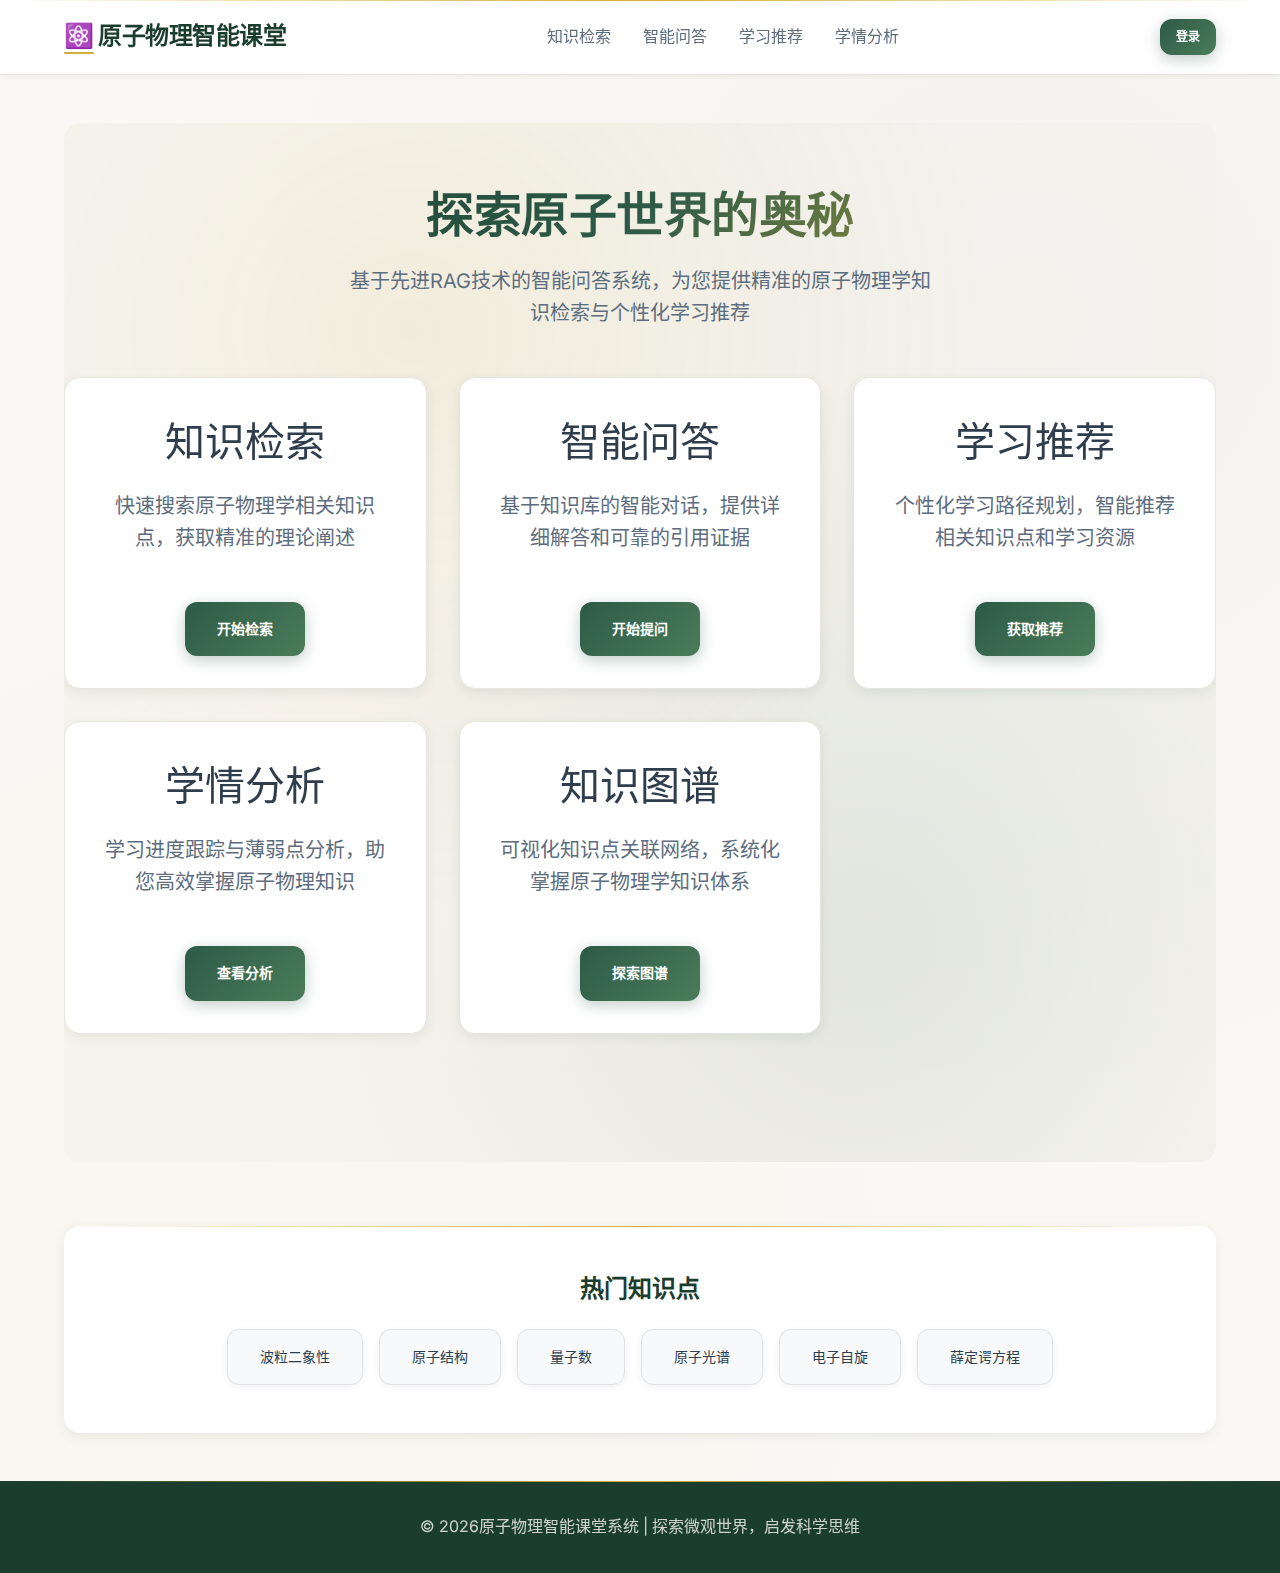
<file: frontend/index.html>
<!DOCTYPE html>
<html lang="zh-CN">
<head>
    <meta charset="UTF-8">
    <meta name="viewport" content="width=device-width, initial-scale=1.0">
    <title>原子物理智能课堂系统</title>
    <link rel="stylesheet" href="assets/css/base.css">
    <link rel="stylesheet" href="assets/css/layout.css">
    <link rel="stylesheet" href="assets/css/components.css">
    <link rel="icon" href="data:image/svg+xml,<svg xmlns='http://www.w3.org/2000/svg' viewBox='0 0 100 100'><text y='.9em' font-size='90'>⚛️</text></svg>">
</head>
<body>
    <div class="app-container">
        <!-- 导航栏 -->
        <nav class="navbar">
            <div class="container">
                <div class="nav-brand">
                    <h1>⚛️ 原子物理智能课堂</h1>
                </div>
                <div class="nav-menu">
                    <a href="pages/search.html" class="nav-link">知识检索</a>
                    <a href="pages/qa.html" class="nav-link">智能问答</a>
                    <a href="pages/recommend.html" class="nav-link">学习推荐</a>
                    <a href="pages/profile.html" class="nav-link">学情分析</a>
                    <a href="pages/teacher.html" class="nav-link teacher-only" style="display: none;">教师端</a>
                </div>
                <div class="nav-user">
                    <!-- 未登录状态 -->
                    <div id="login-section" class="login-section">
                        <button id="login-btn" class="btn btn-primary btn-sm">登录</button>
                    </div>
                    
                    <!-- 已登录状态 -->
                    <div id="user-section" class="user-section" style="display: none;">
                        <div class="user-avatar" id="user-avatar">
                            <span id="avatar-text">U</span>
                        </div>
                        <div class="user-info">
                            <span id="username" class="username">用户名</span>
                            <span id="user-role" class="user-role">学生</span>
                        </div>
                        <button id="logout-btn" class="btn btn-ghost btn-sm">退出</button>
                    </div>
                </div>
            </div>
        </nav>

        <!-- 主要内容区域 -->
        <main class="main-content">
            <div class="container">
                <!-- 英雄区域 -->
                <div class="hero-section">
                    <h2>探索原子世界的奥秘</h2>
                    <p>基于先进RAG技术的智能问答系统，为您提供精准的原子物理学知识检索与个性化学习推荐</p>
                    
                    <!-- 功能卡片 -->
                    <div class="feature-cards">
                        <div class="card">
                            <div class="card-body">
                                <div class="card-icon">知识检索</div>
                                <p class="card-text">快速搜索原子物理学相关知识点，获取精准的理论阐述</p>
                                <a href="pages/search.html" class="btn btn-primary">开始检索</a>
                            </div>
                        </div>
                        
                        <div class="card">
                            <div class="card-body">
                                <div class="card-icon">智能问答</div>
                                <p class="card-text">基于知识库的智能对话，提供详细解答和可靠的引用证据</p>
                                <a href="pages/qa.html" class="btn btn-primary">开始提问</a>
                            </div>
                        </div>
                        
                        <div class="card">
                            <div class="card-body">
                                <div class="card-icon">学习推荐</div>
                                <p class="card-text">个性化学习路径规划，智能推荐相关知识点和学习资源</p>
                                <a href="pages/recommend.html" class="btn btn-primary">获取推荐</a>
                            </div>
                        </div>
                        
                        <div class="card">
                            <div class="card-body">
                                <div class="card-icon">学情分析</div>
                                <p class="card-text">学习进度跟踪与薄弱点分析，助您高效掌握原子物理知识</p>
                                <a href="pages/profile.html" class="btn btn-primary">查看分析</a>
                            </div>
                        </div>
                        
                        <div class="card">
                            <div class="card-body">
                                <div class="card-icon">知识图谱</div>
                                <p class="card-text">可视化知识点关联网络，系统化掌握原子物理学知识体系</p>
                                <a href="pages/knowledge-graph.html" class="btn btn-primary">探索图谱</a>
                            </div>
                        </div>
                        
                        <div class="card">
                            <div class="card-body">
                                <div class="card-icon">智能助手</div>
                                <p class="card-text">24小时在线AI助教，随时解答疑问并提供学习建议</p>
                                <a href="pages/assistant.html" class="btn btn-primary">咨询助手</a>
                            </div>
                        </div>
                    </div>
                </div>

                <!-- 快速入口 -->
                <div class="quick-actions">
                    <h3>热门知识点</h3>
                    <div class="action-buttons">
                        <button class="btn btn-secondary" onclick="quickSearch('波粒二象性')">
                            <span>波粒二象性</span>
                        </button>
                        <button class="btn btn-secondary" onclick="quickSearch('原子结构')">
                            <span>原子结构</span>
                        </button>
                        <button class="btn btn-secondary" onclick="quickSearch('量子数')">
                            <span>量子数</span>
                        </button>
                        <button class="btn btn-secondary" onclick="quickSearch('原子光谱')">
                            <span>原子光谱</span>
                        </button>
                        <button class="btn btn-secondary" onclick="quickSearch('电子自旋')">
                            <span>电子自旋</span>
                        </button>
                        <button class="btn btn-secondary" onclick="quickSearch('薛定谔方程')">
                            <span>薛定谔方程</span>
                        </button>
                    </div>
                </div>
            </div>
        </main>

        <!-- 页脚 -->
        <footer class="footer">
            <div class="container">
                <p>&copy; 2026原子物理智能课堂系统 | 探索微观世界，启发科学思维</p>
            </div>
        </footer>
    </div>

    <!-- 登录模态框 -->
    <div id="login-modal" class="modal">
        <div class="modal-content">
            <div class="modal-header">
                <h2 class="modal-title">用户登录</h2>
                <button class="close" type="button">&times;</button>
            </div>
            <div class="modal-body">
                <form id="login-form">
                    <div class="form-group">
                        <label for="username-input" class="form-label">用户名</label>
                        <input type="text" id="username-input" name="username" class="form-control" 
                               placeholder="请输入用户名" required>
                    </div>
                    <div class="form-group">
                        <label for="password-input" class="form-label">密码</label>
                        <input type="password" id="password-input" name="password" class="form-control" 
                               placeholder="请输入密码" required>
                    </div>
                    <div class="form-actions">
                        <button type="button" class="btn btn-secondary" onclick="showRegister()">注册账户</button>
                        <button type="submit" class="btn btn-primary">
                            <span class="login-text">登录</span>
                            <span class="loading" style="display: none;"></span>
                        </button>
                    </div>
                </form>
            </div>
        </div>
    </div>

    <!-- 注册模态框 -->
    <div id="register-modal" class="modal">
        <div class="modal-content">
            <div class="modal-header">
                <h2 class="modal-title">用户注册</h2>
                <button class="close" type="button">&times;</button>
            </div>
            <div class="modal-body">
                <form id="register-form">
                    <div class="form-group">
                        <label for="reg-username" class="form-label">用户名</label>
                        <input type="text" id="reg-username" name="username" class="form-control" 
                               placeholder="请输入用户名（3-50字符）" required>
                    </div>
                    <div class="form-group">
                        <label for="reg-password" class="form-label">密码</label>
                        <input type="password" id="reg-password" name="password" class="form-control" 
                               placeholder="请输入密码（至少6位）" required>
                    </div>
                    <div class="form-group">
                        <label for="role" class="form-label">角色</label>
                        <select id="role" name="role" class="form-control">
                            <option value="student">学生</option>
                            <option value="teacher">教师</option>
                        </select>
                    </div>
                    <div class="form-actions">
                        <button type="button" class="btn btn-secondary" onclick="showLogin()">返回登录</button>
                        <button type="submit" class="btn btn-primary">
                            <span class="register-text">注册</span>
                            <span class="loading" style="display: none;"></span>
                        </button>
                    </div>
                </form>
            </div>
        </div>
    </div>

    <!-- 加载脚本 - 按依赖顺序加载 -->
    <script src="assets/js/utils.js?v=4"></script>
    <script src="assets/js/api.js?v=4"></script>
    <script src="assets/js/auth.js?v=4"></script>
    <script src="assets/js/event.js?v=4"></script>
    
    <script>
        // 页面初始化
        document.addEventListener('DOMContentLoaded', async function() {
            console.log('=== 页面加载完成 ===');
            console.log('当前URL:', window.location.href);
            console.log('API对象:', typeof api);
            console.log('Auth对象:', typeof auth);
            console.log('showLogin函数:', typeof showLogin);
            
            try {
                // 初始化认证系统
                console.log('开始初始化认证系统...');
                await initAuth();
                console.log('认证系统初始化完成');
                
                // 记录页面访问事件（只在用户登录时记录）
                if (auth && auth.isAuthenticated()) {
                    recordEvent('view_home', {});
                }
            } catch (error) {
                console.error('初始化失败:', error);
            }
            
            // 添加页面加载动画
            const cards = document.querySelectorAll('.card');
            cards.forEach((card, index) => {
                card.style.opacity = '0';
                card.style.transform = 'translateY(20px)';
                setTimeout(() => {
                    card.style.transition = 'all 0.6s ease-out';
                    card.style.opacity = '1';
                    card.style.transform = 'translateY(0)';
                }, index * 150);
            });
        });

        // 快速搜索
        function quickSearch(keyword) {
            localStorage.setItem('searchQuery', keyword);
            window.location.href = 'pages/search.html';
        }
    </script>
</body>
</html>
</file>
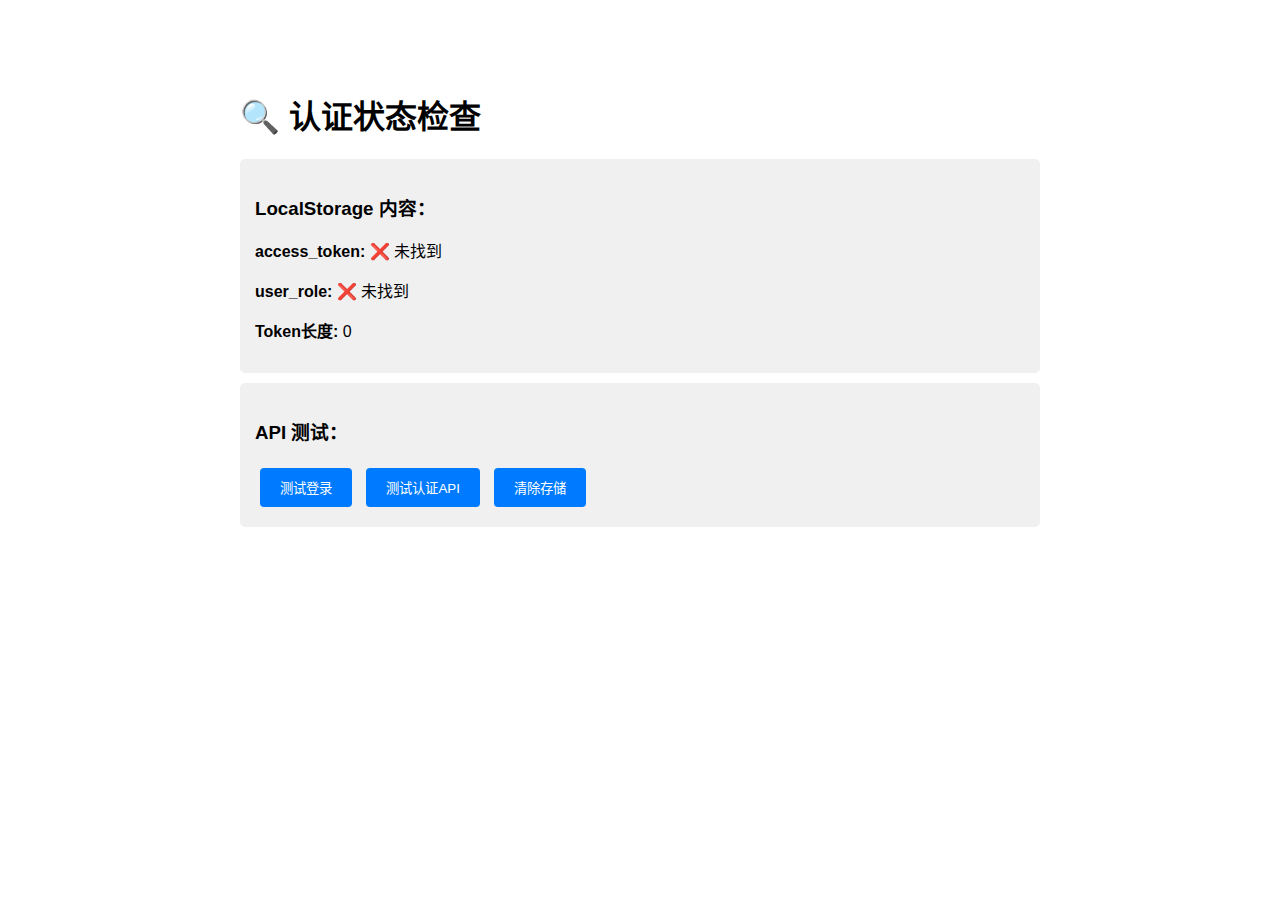
<file: frontend/check_auth.html>
<!DOCTYPE html>
<html lang="zh-CN">
<head>
    <meta charset="UTF-8">
    <title>检查认证状态</title>
    <style>
        body {
            font-family: Arial, sans-serif;
            max-width: 800px;
            margin: 50px auto;
            padding: 20px;
        }
        .info {
            background: #f0f0f0;
            padding: 15px;
            border-radius: 5px;
            margin: 10px 0;
        }
        .success { background: #d4edda; color: #155724; }
        .error { background: #f8d7da; color: #721c24; }
        button {
            background: #007bff;
            color: white;
            padding: 10px 20px;
            border: none;
            border-radius: 4px;
            cursor: pointer;
            margin: 5px;
        }
        button:hover { background: #0056b3; }
    </style>
</head>
<body>
    <h1>🔍 认证状态检查</h1>
    
    <div class="info">
        <h3>LocalStorage 内容：</h3>
        <div id="storage-info"></div>
    </div>
    
    <div class="info">
        <h3>API 测试：</h3>
        <button onclick="testLogin()">测试登录</button>
        <button onclick="testAuthAPI()">测试认证API</button>
        <button onclick="clearStorage()">清除存储</button>
        <div id="api-result"></div>
    </div>

    <script>
        // 显示localStorage内容
        function showStorage() {
            const token = localStorage.getItem('access_token');
            const role = localStorage.getItem('user_role');
            
            const html = `
                <p><strong>access_token:</strong> ${token ? token.substring(0, 50) + '...' : '❌ 未找到'}</p>
                <p><strong>user_role:</strong> ${role || '❌ 未找到'}</p>
                <p><strong>Token长度:</strong> ${token ? token.length : 0}</p>
            `;
            
            document.getElementById('storage-info').innerHTML = html;
        }
        
        // 测试登录
        async function testLogin() {
            const resultDiv = document.getElementById('api-result');
            resultDiv.innerHTML = '<p>登录中...</p>';
            
            try {
                const response = await fetch('http://localhost:8000/api/v1/auth/login', {
                    method: 'POST',
                    headers: {
                        'Content-Type': 'application/json'
                    },
                    body: JSON.stringify({
                        username: 'admin',
                        password: 'admin123'
                    })
                });
                
                const data = await response.json();
                
                if (response.ok) {
                    localStorage.setItem('access_token', data.access_token);
                    localStorage.setItem('user_role', data.role);
                    
                    resultDiv.innerHTML = `
                        <div class="success">
                            <p>✅ 登录成功！</p>
                            <p>Token: ${data.access_token.substring(0, 50)}...</p>
                            <p>角色: ${data.role}</p>
                        </div>
                    `;
                    showStorage();
                } else {
                    resultDiv.innerHTML = `
                        <div class="error">
                            <p>❌ 登录失败</p>
                            <p>${JSON.stringify(data)}</p>
                        </div>
                    `;
                }
            } catch (error) {
                resultDiv.innerHTML = `
                    <div class="error">
                        <p>❌ 请求失败</p>
                        <p>${error.message}</p>
                    </div>
                `;
            }
        }
        
        // 测试认证API
        async function testAuthAPI() {
            const resultDiv = document.getElementById('api-result');
            const token = localStorage.getItem('access_token');
            
            if (!token) {
                resultDiv.innerHTML = '<div class="error"><p>❌ 未找到token，请先登录</p></div>';
                return;
            }
            
            resultDiv.innerHTML = '<p>测试中...</p>';
            
            try {
                const response = await fetch('http://localhost:8000/api/v1/auth/me', {
                    method: 'GET',
                    headers: {
                        'Authorization': `Bearer ${token}`
                    }
                });
                
                const data = await response.json();
                
                if (response.ok) {
                    resultDiv.innerHTML = `
                        <div class="success">
                            <p>✅ 认证成功！</p>
                            <p>用户: ${data.username}</p>
                            <p>角色: ${data.role}</p>
                            <p>ID: ${data.id}</p>
                        </div>
                    `;
                } else {
                    resultDiv.innerHTML = `
                        <div class="error">
                            <p>❌ 认证失败 (${response.status})</p>
                            <p>${JSON.stringify(data)}</p>
                        </div>
                    `;
                }
            } catch (error) {
                resultDiv.innerHTML = `
                    <div class="error">
                        <p>❌ 请求失败</p>
                        <p>${error.message}</p>
                    </div>
                `;
            }
        }
        
        // 清除存储
        function clearStorage() {
            localStorage.clear();
            showStorage();
            document.getElementById('api-result').innerHTML = '<p>✅ 存储已清除</p>';
        }
        
        // 页面加载时显示
        showStorage();
    </script>
</body>
</html>
</file>
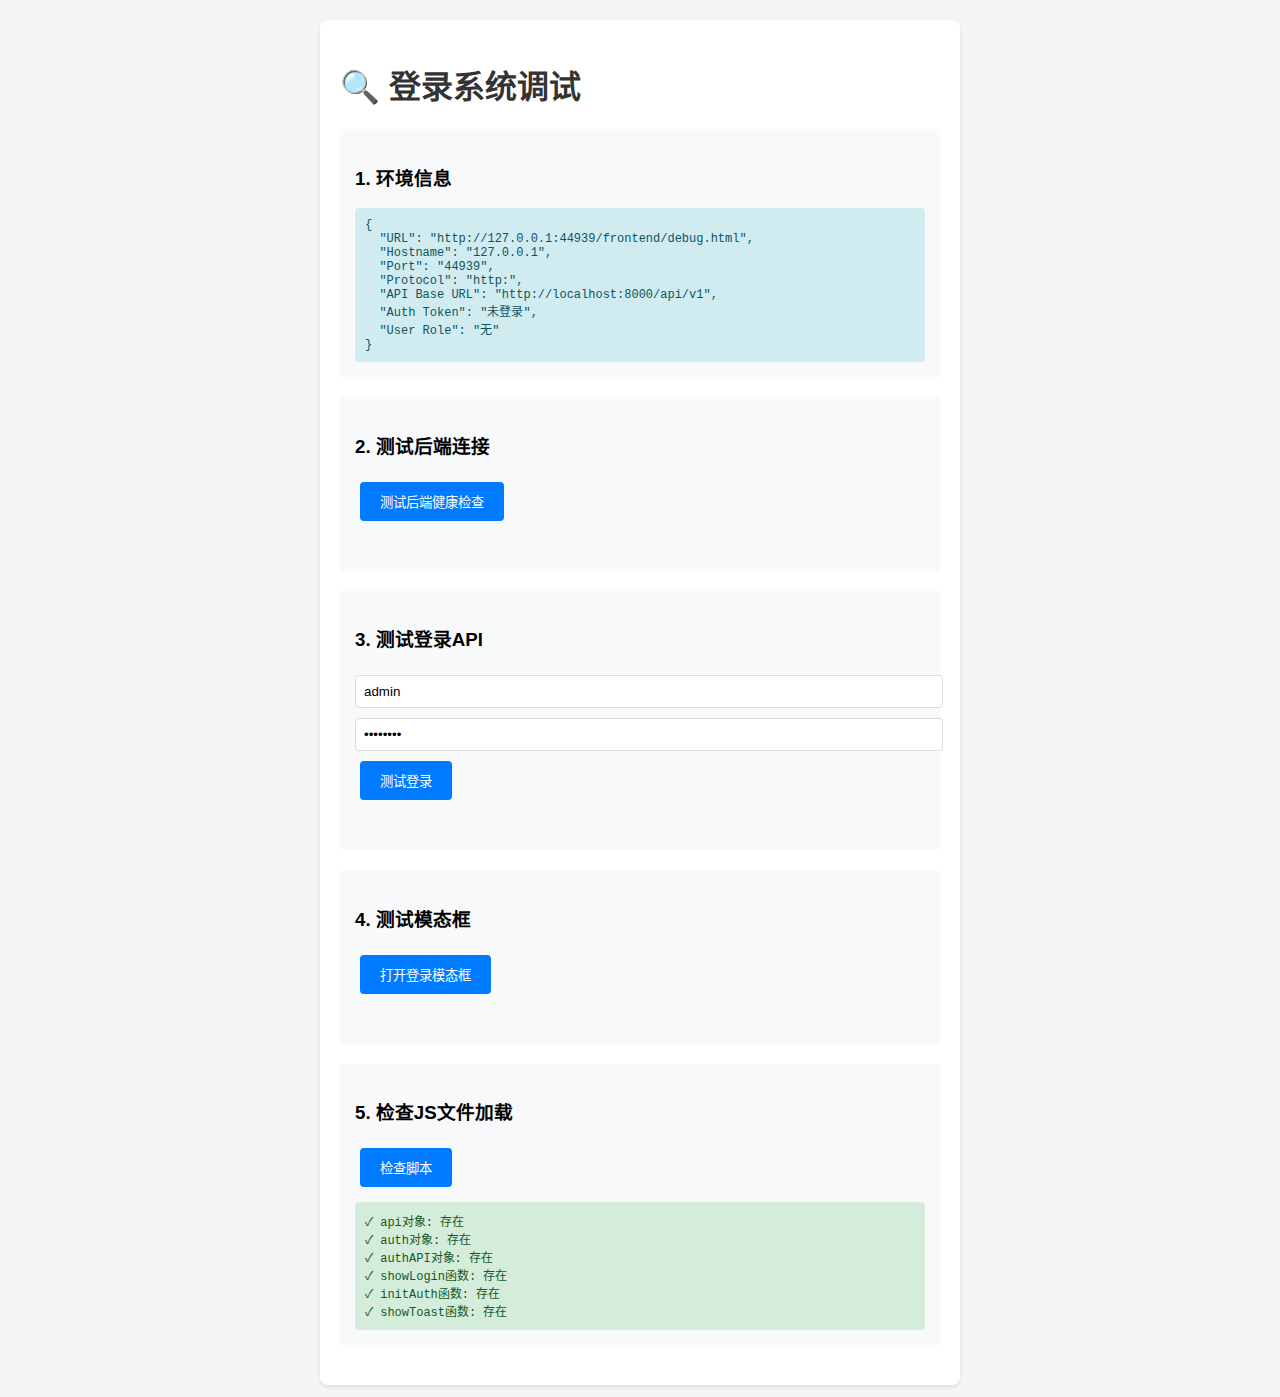
<file: frontend/debug.html>
<!DOCTYPE html>
<html lang="zh-CN">
<head>
    <meta charset="UTF-8">
    <meta name="viewport" content="width=device-width, initial-scale=1.0">
    <title>登录调试</title>
    <style>
        body { 
            font-family: Arial, sans-serif; 
            margin: 20px;
            background: #f5f5f5;
        }
        .container { 
            max-width: 600px; 
            margin: 0 auto;
            background: white;
            padding: 20px;
            border-radius: 8px;
            box-shadow: 0 2px 4px rgba(0,0,0,0.1);
        }
        h1 { color: #333; }
        .test-section {
            margin: 20px 0;
            padding: 15px;
            background: #f8f9fa;
            border-radius: 4px;
        }
        button { 
            background: #007bff; 
            color: white; 
            padding: 10px 20px; 
            border: none; 
            border-radius: 4px; 
            cursor: pointer;
            margin: 5px;
        }
        button:hover { background: #0056b3; }
        .result { 
            margin-top: 10px; 
            padding: 10px; 
            border-radius: 4px;
            white-space: pre-wrap;
            font-family: monospace;
            font-size: 12px;
        }
        .success { background: #d4edda; color: #155724; }
        .error { background: #f8d7da; color: #721c24; }
        .info { background: #d1ecf1; color: #0c5460; }
        input {
            width: 100%;
            padding: 8px;
            margin: 5px 0;
            border: 1px solid #ddd;
            border-radius: 4px;
        }
    </style>
</head>
<body>
    <div class="container">
        <h1>🔍 登录系统调试</h1>
        
        <div class="test-section">
            <h3>1. 环境信息</h3>
            <div id="env-info" class="result info"></div>
        </div>

        <div class="test-section">
            <h3>2. 测试后端连接</h3>
            <button onclick="testBackend()">测试后端健康检查</button>
            <div id="backend-result" class="result"></div>
        </div>

        <div class="test-section">
            <h3>3. 测试登录API</h3>
            <input type="text" id="test-username" placeholder="用户名" value="admin">
            <input type="password" id="test-password" placeholder="密码" value="admin123">
            <button onclick="testLogin()">测试登录</button>
            <div id="login-result" class="result"></div>
        </div>

        <div class="test-section">
            <h3>4. 测试模态框</h3>
            <button onclick="testModal()">打开登录模态框</button>
            <div id="modal-result" class="result"></div>
        </div>

        <div class="test-section">
            <h3>5. 检查JS文件加载</h3>
            <button onclick="checkScripts()">检查脚本</button>
            <div id="script-result" class="result"></div>
        </div>
    </div>

    <!-- 加载实际的脚本 -->
    <script src="assets/js/api.js?v=4"></script>
    <script src="assets/js/auth.js?v=4"></script>
    <script src="assets/js/utils.js?v=4"></script>

    <script>
        // 显示环境信息
        function showEnvInfo() {
            const info = {
                'URL': window.location.href,
                'Hostname': window.location.hostname,
                'Port': window.location.port,
                'Protocol': window.location.protocol,
                'API Base URL': api ? api.baseURL : 'API未初始化',
                'Auth Token': localStorage.getItem('access_token') ? '已存在' : '未登录',
                'User Role': localStorage.getItem('user_role') || '无'
            };
            
            document.getElementById('env-info').textContent = JSON.stringify(info, null, 2);
        }

        // 测试后端连接
        async function testBackend() {
            const resultDiv = document.getElementById('backend-result');
            resultDiv.textContent = '测试中...';
            resultDiv.className = 'result info';
            
            try {
                const response = await fetch('http://localhost:8000/health');
                const data = await response.json();
                
                resultDiv.textContent = '✓ 后端连接成功\n' + JSON.stringify(data, null, 2);
                resultDiv.className = 'result success';
            } catch (error) {
                resultDiv.textContent = '✗ 后端连接失败\n' + error.message;
                resultDiv.className = 'result error';
            }
        }

        // 测试登录
        async function testLogin() {
            const resultDiv = document.getElementById('login-result');
            const username = document.getElementById('test-username').value;
            const password = document.getElementById('test-password').value;
            
            resultDiv.textContent = '登录中...';
            resultDiv.className = 'result info';
            
            try {
                console.log('开始测试登录...');
                
                // 方法1: 直接使用fetch
                const response = await fetch('http://localhost:8000/api/v1/auth/login', {
                    method: 'POST',
                    headers: {
                        'Content-Type': 'application/json'
                    },
                    body: JSON.stringify({ username, password })
                });
                
                const data = await response.json();
                console.log('登录响应:', data);
                
                if (response.ok) {
                    // 保存token
                    localStorage.setItem('access_token', data.access_token);
                    localStorage.setItem('user_role', data.role);
                    
                    resultDiv.textContent = '✓ 登录成功!\n' + JSON.stringify(data, null, 2);
                    resultDiv.className = 'result success';
                    
                    // 更新环境信息
                    showEnvInfo();
                } else {
                    resultDiv.textContent = '✗ 登录失败\n' + JSON.stringify(data, null, 2);
                    resultDiv.className = 'result error';
                }
            } catch (error) {
                console.error('登录错误:', error);
                resultDiv.textContent = '✗ 登录出错\n' + error.message;
                resultDiv.className = 'result error';
            }
        }

        // 测试模态框
        function testModal() {
            const resultDiv = document.getElementById('modal-result');
            
            try {
                if (typeof showLogin === 'function') {
                    showLogin();
                    resultDiv.textContent = '✓ showLogin() 函数存在且已调用';
                    resultDiv.className = 'result success';
                } else {
                    resultDiv.textContent = '✗ showLogin() 函数不存在';
                    resultDiv.className = 'result error';
                }
            } catch (error) {
                resultDiv.textContent = '✗ 调用失败: ' + error.message;
                resultDiv.className = 'result error';
            }
        }

        // 检查脚本加载
        function checkScripts() {
            const resultDiv = document.getElementById('script-result');
            const checks = {
                'api对象': typeof api !== 'undefined',
                'auth对象': typeof auth !== 'undefined',
                'authAPI对象': typeof authAPI !== 'undefined',
                'showLogin函数': typeof showLogin === 'function',
                'initAuth函数': typeof initAuth === 'function',
                'showToast函数': typeof showToast === 'function'
            };
            
            let allGood = true;
            let result = '';
            for (const [name, exists] of Object.entries(checks)) {
                result += `${exists ? '✓' : '✗'} ${name}: ${exists ? '存在' : '不存在'}\n`;
                if (!exists) allGood = false;
            }
            
            resultDiv.textContent = result;
            resultDiv.className = allGood ? 'result success' : 'result error';
        }

        // 页面加载时显示环境信息
        window.addEventListener('DOMContentLoaded', () => {
            showEnvInfo();
            checkScripts();
        });
    </script>
</body>
</html>
</file>
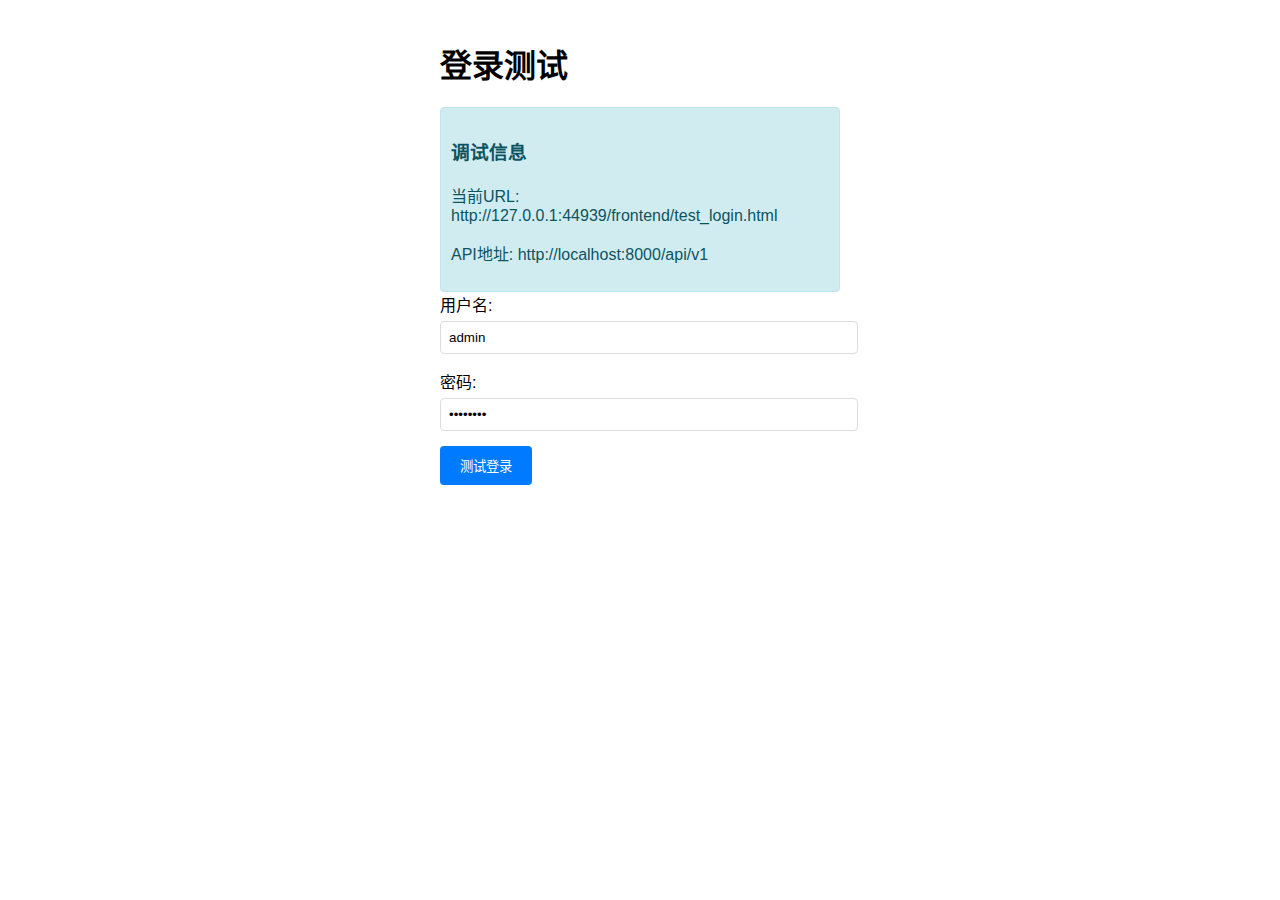
<file: frontend/test_login.html>
<!DOCTYPE html>
<html lang="zh-CN">
<head>
    <meta charset="UTF-8">
    <meta name="viewport" content="width=device-width, initial-scale=1.0">
    <title>登录测试</title>
    <style>
        body { font-family: Arial, sans-serif; margin: 40px; }
        .container { max-width: 400px; margin: 0 auto; }
        .form-group { margin-bottom: 15px; }
        label { display: block; margin-bottom: 5px; }
        input { width: 100%; padding: 8px; border: 1px solid #ddd; border-radius: 4px; }
        button { background: #007bff; color: white; padding: 10px 20px; border: none; border-radius: 4px; cursor: pointer; }
        button:hover { background: #0056b3; }
        .result { margin-top: 20px; padding: 10px; border-radius: 4px; }
        .success { background: #d4edda; color: #155724; border: 1px solid #c3e6cb; }
        .error { background: #f8d7da; color: #721c24; border: 1px solid #f5c6cb; }
        .info { background: #d1ecf1; color: #0c5460; border: 1px solid #bee5eb; }
    </style>
</head>
<body>
    <div class="container">
        <h1>登录测试</h1>
        <div id="debug-info" class="result info">
            <h3>调试信息</h3>
            <p>当前URL: <span id="current-url"></span></p>
            <p>API地址: <span id="api-url"></span></p>
        </div>
        
        <form id="test-form">
            <div class="form-group">
                <label for="username">用户名:</label>
                <input type="text" id="username" value="admin" required>
            </div>
            <div class="form-group">
                <label for="password">密码:</label>
                <input type="password" id="password" value="admin123" required>
            </div>
            <button type="submit">测试登录</button>
        </form>
        
        <div id="result"></div>
    </div>

    <script>
        // 显示调试信息
        document.getElementById('current-url').textContent = window.location.href;
        
        // API配置
        const isProduction = window.location.hostname !== 'localhost' && window.location.hostname !== '127.0.0.1';
        const baseURL = isProduction ? '/api/v1' : 'http://localhost:8000/api/v1';
        document.getElementById('api-url').textContent = baseURL;
        
        // 测试登录
        document.getElementById('test-form').addEventListener('submit', async (e) => {
            e.preventDefault();
            
            const username = document.getElementById('username').value;
            const password = document.getElementById('password').value;
            const resultDiv = document.getElementById('result');
            
            try {
                console.log('发送登录请求到:', baseURL + '/auth/login');
                
                const response = await fetch(baseURL + '/auth/login', {
                    method: 'POST',
                    headers: {
                        'Content-Type': 'application/json'
                    },
                    body: JSON.stringify({ username, password })
                });
                
                console.log('响应状态:', response.status);
                console.log('响应头:', response.headers);
                
                const data = await response.json();
                console.log('响应数据:', data);
                
                if (response.ok) {
                    resultDiv.innerHTML = `
                        <div class="result success">
                            <h3>登录成功!</h3>
                            <p>Token: ${data.access_token.substring(0, 50)}...</p>
                            <p>角色: ${data.role}</p>
                        </div>
                    `;
                } else {
                    resultDiv.innerHTML = `
                        <div class="result error">
                            <h3>登录失败</h3>
                            <p>错误: ${data.detail || '未知错误'}</p>
                        </div>
                    `;
                }
            } catch (error) {
                console.error('请求失败:', error);
                resultDiv.innerHTML = `
                    <div class="result error">
                        <h3>请求失败</h3>
                        <p>错误: ${error.message}</p>
                    </div>
                `;
            }
        });
    </script>
</body>
</html>
</file>
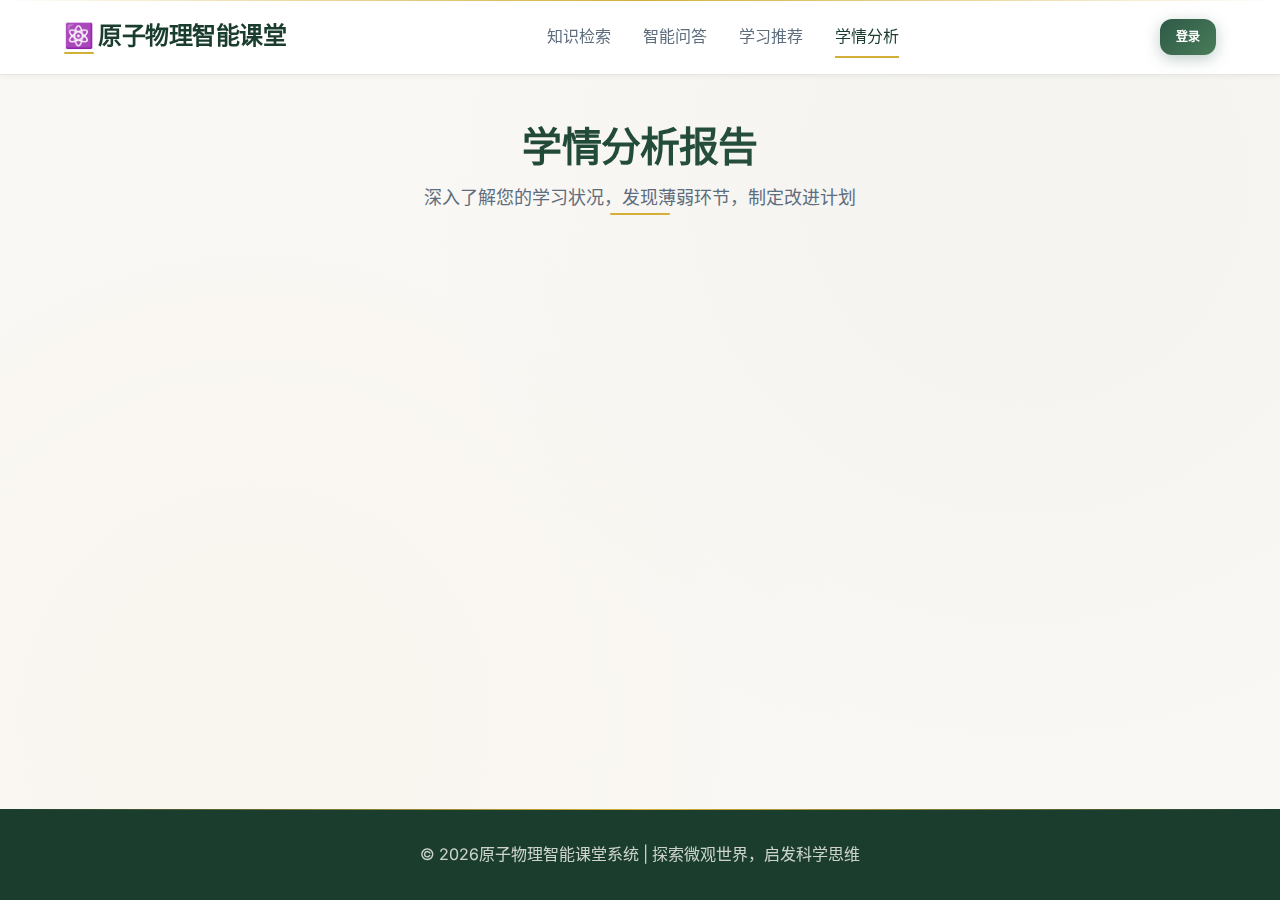
<file: frontend/pages/profile.html>
<!DOCTYPE html>
<html lang="zh-CN">
<head>
    <meta charset="UTF-8">
    <meta name="viewport" content="width=device-width, initial-scale=1.0">
    <title>学情分析 - 原子物理智能课堂系统</title>
    <link rel="stylesheet" href="../assets/css/base.css">
    <link rel="stylesheet" href="../assets/css/layout.css">
    <link rel="stylesheet" href="../assets/css/components.css">
    <link rel="icon" href="data:image/svg+xml,<svg xmlns='http://www.w3.org/2000/svg' viewBox='0 0 100 100'><text y='.9em' font-size='90'>⚛️</text></svg>">
    <style>
        /* 学情分析页面特定样式 */
        .profile-container {
            max-width: 1200px;
            margin: 0 auto;
        }

        .profile-grid {
            display: grid;
            grid-template-columns: 1fr 1fr;
            gap: 2rem;
            margin-bottom: 3rem;
        }

        .profile-card {
            background: linear-gradient(135deg, #ffffff 0%, #f8f9fa 100%);
            border-radius: 20px;
            box-shadow: 0 8px 32px rgba(26, 61, 46, 0.12), 0 4px 16px rgba(26, 61, 46, 0.08);
            overflow: hidden;
            position: relative;
            border: 1px solid rgba(45, 90, 71, 0.1);
            transition: all 0.3s ease;
        }

        .profile-card:hover {
            transform: translateY(-4px);
            box-shadow: 0 12px 48px rgba(26, 61, 46, 0.15), 0 6px 20px rgba(26, 61, 46, 0.1);
        }

        .profile-card::before {
            content: '';
            position: absolute;
            top: 0;
            left: 0;
            right: 0;
            height: 4px;
            background: linear-gradient(90deg, var(--primary-dark) 0%, var(--primary-main) 25%, var(--accent-gold) 50%, var(--primary-light) 75%, var(--primary-dark) 100%);
            animation: gradient-shift 8s ease infinite;
        }

        @keyframes gradient-shift {
            0%, 100% { background-position: 0% 50%; }
            50% { background-position: 100% 50%; }
        }

        .card-header {
            padding: 2rem;
            background: linear-gradient(135deg, var(--primary-main) 0%, var(--primary-light) 100%);
            border-bottom: 1px solid rgba(255, 255, 255, 0.1);
            position: relative;
            overflow: hidden;
        }

        .card-header::before {
            content: '';
            position: absolute;
            top: 0;
            left: 0;
            right: 0;
            bottom: 0;
            background: url("data:image/svg+xml,%3Csvg width='80' height='80' viewBox='0 0 80 80' xmlns='http://www.w3.org/2000/svg'%3E%3Cg fill='%23ffffff' fill-opacity='0.08'%3E%3Ccircle cx='40' cy='40' r='6'/%3E%3Ccircle cx='15' cy='15' r='4'/%3E%3Ccircle cx='65' cy='15' r='4'/%3E%3Ccircle cx='15' cy='65' r='4'/%3E%3Ccircle cx='65' cy='65' r='4'/%3E%3C/g%3E%3C/svg%3E") repeat;
            opacity: 0.7;
        }

        .card-header > * {
            position: relative;
            z-index: 1;
        }

        .card-title {
            font-size: 1.4rem;
            font-weight: 700;
            color: white;
            margin: 0;
            display: flex;
            align-items: center;
            gap: 0.75rem;
            text-shadow: 0 2px 4px rgba(0, 0, 0, 0.2);
        }

        .card-content {
            padding: 2rem;
            background: rgba(255, 255, 255, 0.8);
            backdrop-filter: blur(10px);
        }

        /* 用户区域样式 */
        .user-section {
            display: flex;
            align-items: center;
            gap: 0.75rem;
            padding: 0.6rem 1.2rem;
            background: linear-gradient(135deg, #ffffff 0%, #f8f9fa 100%);
            border: 1px solid rgba(45, 90, 71, 0.1);
            border-radius: 20px;
            transition: all 0.3s cubic-bezier(0.4, 0, 0.2, 1);
            box-shadow: 0 2px 8px rgba(45, 90, 71, 0.08);
        }

        .user-section:hover {
            background: linear-gradient(135deg, #ffffff 0%, #faf8f5 100%);
            border-color: var(--accent-gold);
            transform: translateY(-2px);
            box-shadow: 0 6px 20px rgba(212, 175, 55, 0.15);
        }

        .user-avatar {
            width: 42px;
            height: 42px;
            border-radius: 50%;
            background: linear-gradient(135deg, var(--primary-main) 0%, var(--primary-light) 100%);
            display: flex;
            align-items: center;
            justify-content: center;
            color: white;
            font-weight: 700;
            font-size: 1.3rem;
            box-shadow: 0 3px 10px rgba(45, 90, 71, 0.3);
            transition: all 0.3s ease;
            position: relative;
            overflow: hidden;
        }

        .user-avatar::before {
            content: '';
            position: absolute;
            top: -50%;
            left: -50%;
            width: 200%;
            height: 200%;
            background: linear-gradient(45deg, transparent, rgba(255, 255, 255, 0.3), transparent);
            transform: rotate(45deg);
            transition: all 0.6s;
            opacity: 0;
        }

        .user-section:hover .user-avatar::before {
            opacity: 1;
            transform: rotate(45deg) translate(50%, 50%);
        }

        .user-section:hover .user-avatar {
            transform: scale(1.1);
            box-shadow: 0 5px 15px rgba(45, 90, 71, 0.4);
        }

        .user-info {
            display: flex;
            flex-direction: column;
            gap: 0.3rem;
        }

        .username {
            font-weight: 600;
            color: var(--primary-dark);
            font-size: 0.95rem;
            line-height: 1.2;
        }

        .user-role {
            font-size: 0.8rem;
            color: #6c757d;
            background: linear-gradient(135deg, rgba(45, 90, 71, 0.1) 0%, rgba(45, 90, 71, 0.05) 100%);
            padding: 0.3rem 0.6rem;
            border-radius: 10px;
            font-weight: 500;
            border: 1px solid rgba(45, 90, 71, 0.1);
        }

        .user-section .btn-ghost {
            background: transparent;
            border: 1px solid rgba(45, 90, 71, 0.2);
            color: var(--primary-dark);
            padding: 0.5rem 1.2rem;
            border-radius: 10px;
            font-weight: 500;
            transition: all 0.3s cubic-bezier(0.4, 0, 0.2, 1);
            position: relative;
            overflow: hidden;
        }

        .user-section .btn-ghost::before {
            content: '';
            position: absolute;
            top: 0;
            left: -100%;
            width: 100%;
            height: 100%;
            background: linear-gradient(90deg, transparent, rgba(45, 90, 71, 0.1), transparent);
            transition: left 0.4s;
        }

        .user-section .btn-ghost:hover::before {
            left: 100%;
        }

        .user-section .btn-ghost:hover {
            background: linear-gradient(135deg, var(--primary-main) 0%, var(--primary-light) 100%);
            color: white;
            border-color: transparent;
            transform: translateY(-1px);
            box-shadow: 0 4px 12px rgba(45, 90, 71, 0.3);
        }

        /* 活跃度统计 */
        .activity-stats {
            display: grid;
            grid-template-columns: repeat(auto-fit, minmax(140px, 1fr));
            gap: 1.5rem;
            margin-bottom: 2rem;
        }

        .stat-item {
            text-align: center;
            padding: 1.5rem;
            background: linear-gradient(135deg, #ffffff 0%, #f8f9fa 100%);
            border-radius: 16px;
            border: 1px solid rgba(45, 90, 71, 0.1);
            transition: all 0.3s cubic-bezier(0.4, 0, 0.2, 1);
            position: relative;
            overflow: hidden;
        }

        .stat-item::before {
            content: '';
            position: absolute;
            top: 0;
            left: 0;
            right: 0;
            height: 3px;
            background: linear-gradient(90deg, var(--primary-main) 0%, var(--primary-light) 100%);
            transform: scaleX(0);
            transition: transform 0.3s ease;
        }

        .stat-item:hover::before {
            transform: scaleX(1);
        }

        .stat-item:hover {
            background: linear-gradient(135deg, var(--primary-main) 0%, var(--primary-light) 100%);
            color: white;
            transform: translateY(-4px);
            box-shadow: 0 8px 25px rgba(45, 90, 71, 0.2);
        }

        .stat-number {
            font-size: 2.5rem;
            font-weight: 700;
            color: var(--accent-gold);
            display: block;
            margin-bottom: 0.5rem;
            transition: all 0.3s ease;
        }

        .stat-item:hover .stat-number {
            color: white;
            transform: scale(1.1);
        }

        .stat-label {
            font-size: 0.9rem;
            font-weight: 500;
            transition: all 0.3s ease;
        }

        .stat-item:hover .stat-label {
            color: rgba(255, 255, 255, 0.9);
        }

        /* 风险等级指示器 */
        .risk-indicator {
            display: flex;
            align-items: center;
            gap: 1rem;
            padding: 1.5rem;
            border-radius: 16px;
            margin-bottom: 1.5rem;
            background: linear-gradient(135deg, #ffffff 0%, #f8f9fa 100%);
            border: 1px solid rgba(45, 90, 71, 0.1);
            transition: all 0.3s ease;
        }

        .risk-indicator:hover {
            transform: translateY(-2px);
            box-shadow: 0 4px 16px rgba(45, 90, 71, 0.1);
        }

        .risk-low {
            background: linear-gradient(135deg, rgba(39, 174, 96, 0.1) 0%, rgba(39, 174, 96, 0.05) 100%);
            border: 1px solid rgba(39, 174, 96, 0.2);
            color: var(--success);
        }

        .risk-medium {
            background: linear-gradient(135deg, rgba(243, 156, 18, 0.1) 0%, rgba(243, 156, 18, 0.05) 100%);
            border: 1px solid rgba(243, 156, 18, 0.2);
            color: var(--warning);
        }

        .risk-high {
            background: linear-gradient(135deg, rgba(231, 76, 60, 0.1) 0%, rgba(231, 76, 60, 0.05) 100%);
            border: 1px solid rgba(231, 76, 60, 0.2);
            color: var(--error);
        }

        .risk-icon {
            font-size: 2rem;
            font-weight: 600;
            background: linear-gradient(135deg, var(--primary-main) 0%, var(--primary-light) 100%);
            -webkit-background-clip: text;
            -webkit-text-fill-color: transparent;
            background-clip: text;
        }

        .risk-text {
            flex: 1;
        }

        .risk-level {
            font-weight: 700;
            font-size: 1.2rem;
            margin-bottom: 0.25rem;
        }

        .risk-description {
            font-size: 0.9rem;
            opacity: 0.8;
            line-height: 1.5;
        }

        /* 薄弱知识点 */
        .weak-points-list {
            max-height: 400px;
            overflow-y: auto;
            padding-right: 0.5rem;
        }

        .weak-points-list::-webkit-scrollbar {
            width: 6px;
        }

        .weak-points-list::-webkit-scrollbar-track {
            background: rgba(45, 90, 71, 0.05);
            border-radius: 3px;
        }

        .weak-points-list::-webkit-scrollbar-thumb {
            background: linear-gradient(135deg, var(--primary-main), var(--primary-light));
            border-radius: 3px;
        }

        .weak-point-item {
            display: flex;
            align-items: center;
            justify-content: space-between;
            padding: 1rem;
            border: 1px solid rgba(45, 90, 71, 0.1);
            border-radius: 12px;
            margin-bottom: 1rem;
            transition: all 0.3s cubic-bezier(0.4, 0, 0.2, 1);
            background: linear-gradient(135deg, #ffffff 0%, #f8f9fa 100%);
        }

        .weak-point-item:hover {
            border-color: var(--accent-gold);
            background: linear-gradient(135deg, #ffffff 0%, #faf8f5 100%);
            transform: translateY(-2px);
            box-shadow: 0 4px 16px rgba(212, 175, 55, 0.1);
        }

        .weak-point-info {
            flex: 1;
        }

        .weak-point-name {
            font-weight: 600;
            color: var(--primary-dark);
            margin-bottom: 0.5rem;
            font-size: 1rem;
        }

        .weak-point-score {
            font-size: 0.9rem;
            color: #6c757d;
        }

        .score-bar {
            width: 120px;
            height: 10px;
            background: rgba(45, 90, 71, 0.1);
            border-radius: 5px;
            overflow: hidden;
            margin-left: 1rem;
            position: relative;
        }

        .score-fill {
            height: 100%;
            background: linear-gradient(90deg, var(--error), var(--warning), var(--success));
            border-radius: 5px;
            transition: width 0.8s cubic-bezier(0.4, 0, 0.2, 1);
            position: relative;
        }

        .score-fill::after {
            content: '';
            position: absolute;
            top: 0;
            left: 0;
            right: 0;
            bottom: 0;
            background: linear-gradient(90deg, transparent, rgba(255, 255, 255, 0.3), transparent);
            animation: shimmer 2s infinite;
        }

        @keyframes shimmer {
            0% { transform: translateX(-100%); }
            100% { transform: translateX(100%); }
        }

        /* 建议列表 */
        .suggestions-list {
            list-style: none;
            padding: 0;
            margin: 0;
        }

        .suggestion-item {
            display: flex;
            align-items: flex-start;
            gap: 1rem;
            padding: 1.25rem;
            border-left: 4px solid var(--accent-gold);
            background: linear-gradient(135deg, #ffffff 0%, #f8f9fa 100%);
            border-radius: 0 12px 12px 0;
            margin-bottom: 1rem;
            transition: all 0.3s cubic-bezier(0.4, 0, 0.2, 1);
            position: relative;
            overflow: hidden;
        }

        .suggestion-item::before {
            content: '';
            position: absolute;
            top: 0;
            left: 0;
            right: 0;
            bottom: 0;
            background: linear-gradient(90deg, transparent, rgba(212, 175, 55, 0.05), transparent);
            opacity: 0;
            transition: opacity 0.3s ease;
        }

        .suggestion-item:hover::before {
            opacity: 1;
        }

        .suggestion-item:hover {
            background: linear-gradient(135deg, #ffffff 0%, #faf8f5 100%);
            transform: translateX(8px);
            box-shadow: 0 4px 16px rgba(212, 175, 55, 0.1);
        }

        .suggestion-icon {
            font-size: 1.5rem;
            margin-top: 0.25rem;
            color: var(--accent-gold);
            font-weight: 600;
        }

        .suggestion-text {
            flex: 1;
            line-height: 1.6;
            color: var(--text-primary);
            font-size: 0.95rem;
        }

        /* 学习进度图表 */
        .progress-chart {
            position: relative;
            height: 200px;
            background: linear-gradient(135deg, #f8f9fa 0%, #e9ecef 100%);
            border-radius: 16px;
            padding: 1.5rem;
            display: flex;
            align-items: end;
            justify-content: space-around;
            gap: 1rem;
            border: 1px solid rgba(45, 90, 71, 0.1);
        }

        .progress-bar {
            flex: 1;
            background: rgba(45, 90, 71, 0.1);
            border-radius: 8px;
            position: relative;
            min-height: 20px;
            transition: all 0.8s cubic-bezier(0.4, 0, 0.2, 1);
            overflow: hidden;
        }

        .progress-bar:hover {
            background: rgba(45, 90, 71, 0.15);
            transform: translateY(-2px);
        }

        .progress-fill {
            position: absolute;
            bottom: 0;
            left: 0;
            right: 0;
            background: linear-gradient(180deg, var(--primary-light), var(--primary-main));
            border-radius: 8px;
            transition: height 0.8s cubic-bezier(0.4, 0, 0.2, 1);
            position: relative;
        }

        .progress-fill::after {
            content: '';
            position: absolute;
            top: 0;
            left: 0;
            right: 0;
            height: 2px;
            background: linear-gradient(90deg, transparent, rgba(255, 255, 255, 0.4), transparent);
            animation: progress-shimmer 2s infinite;
        }

        @keyframes progress-shimmer {
            0% { transform: translateX(-100%); }
            100% { transform: translateX(100%); }
        }

        .progress-label {
            position: absolute;
            bottom: -25px;
            left: 50%;
            transform: translateX(-50%);
            font-size: 0.75rem;
            color: #6c757d;
            white-space: nowrap;
            font-weight: 500;
        }

        /* 空状态 */
        .empty-state {
            text-align: center;
            padding: 4rem 2rem;
            color: #6c757d;
            background: linear-gradient(135deg, #ffffff 0%, #f8f9fa 100%);
            border-radius: 20px;
            border: 2px dashed #dee2e6;
            margin: 2rem 0;
        }

        .empty-state-icon {
            font-size: 3rem;
            margin-bottom: 1.5rem;
            opacity: 0.6;
            background: linear-gradient(135deg, var(--primary-main) 0%, var(--primary-light) 100%);
            -webkit-background-clip: text;
            -webkit-text-fill-color: transparent;
            background-clip: text;
        }

        .empty-state h3 {
            color: #495057;
            font-size: 1.5rem;
            font-weight: 600;
            margin-bottom: 1rem;
        }

        .empty-state p {
            color: #6c757d;
            font-size: 1rem;
            line-height: 1.6;
            margin-bottom: 2rem;
        }

        .loading-profile {
            text-align: center;
            padding: 4rem 2rem;
            background: linear-gradient(135deg, #ffffff 0%, #f8f9fa 100%);
            border-radius: 20px;
            border: 1px solid rgba(45, 90, 71, 0.1);
        }

        .loading-profile .loading-spinner {
            width: 40px;
            height: 40px;
            border: 4px solid rgba(45, 90, 71, 0.1);
            border-top: 4px solid var(--primary-main);
            border-radius: 50%;
            animation: spin 1s linear infinite;
            margin: 0 auto 1.5rem;
        }

        @keyframes spin {
            0% { transform: rotate(0deg); }
            100% { transform: rotate(360deg); }
        }

        .loading-profile .loading-text {
            color: var(--primary-dark);
            font-weight: 500;
        }

        /* 响应式设计 */
        @media (max-width: 1024px) {
            .profile-grid {
                grid-template-columns: 1fr;
            }
        }

        @media (max-width: 768px) {
            .activity-stats {
                grid-template-columns: repeat(2, 1fr);
            }
            
            .weak-point-item {
                flex-direction: column;
                gap: var(--space-sm);
            }
            
            .score-bar {
                width: 100%;
                margin-left: 0;
            }
        }
    </style>
</head>
<body>
    <div class="app-container">
        <!-- 导航栏 -->
        <nav class="navbar">
            <div class="container">
                <div class="nav-brand">
                    <h1><a href="../index.html" style="color: inherit;">⚛️ 原子物理智能课堂</a></h1>
                </div>
                <div class="nav-menu">
                    <a href="search.html" class="nav-link">知识检索</a>
                    <a href="qa.html" class="nav-link">智能问答</a>
                    <a href="recommend.html" class="nav-link">学习推荐</a>
                    <a href="profile.html" class="nav-link active">学情分析</a>
                    <a href="teacher.html" class="nav-link teacher-only" style="display: none;">教师端</a>
                </div>
                <div class="nav-user">
                    <!-- 未登录状态 -->
                    <div id="login-section" class="login-section">
                        <button id="login-btn" class="btn btn-primary btn-sm">登录</button>
                    </div>
                    
                    <!-- 已登录状态 -->
                    <div id="user-section" class="user-section" style="display: none;">
                        <div class="user-avatar" id="user-avatar">
                            <span id="avatar-text">U</span>
                        </div>
                        <div class="user-info">
                            <span id="username" class="username">用户名</span>
                            <span id="user-role" class="user-role">学生</span>
                        </div>
                        <button id="logout-btn" class="btn btn-ghost btn-sm">退出</button>
                    </div>
                </div>
            </div>
        </nav>

        <!-- 主要内容区域 -->
        <main class="main-content">
            <div class="container">
                <div class="page-header">
                    <h1 class="page-title">学情分析报告</h1>
                    <p class="page-subtitle">深入了解您的学习状况，发现薄弱环节，制定改进计划</p>
                </div>

                <div class="profile-container">
                    <!-- 学习概览 -->
                    <div class="profile-grid">
                        <!-- 活跃度统计 -->
                        <div class="profile-card">
                            <div class="card-header">
                                <h3 class="card-title">
                                    <span>统计</span>
                                    学习活跃度
                                </h3>
                            </div>
                            <div class="card-content">
                                <div class="activity-stats" id="activity-stats">
                                    <div class="stat-item">
                                        <span class="stat-number" id="active-7d">-</span>
                                        <span class="stat-label">7天活跃</span>
                                    </div>
                                    <div class="stat-item">
                                        <span class="stat-number" id="questions-asked">-</span>
                                        <span class="stat-label">提问次数</span>
                                    </div>
                                    <div class="stat-item">
                                        <span class="stat-number" id="searches-made">-</span>
                                        <span class="stat-label">搜索次数</span>
                                    </div>
                                    <div class="stat-item">
                                        <span class="stat-number" id="study-hours">-</span>
                                        <span class="stat-label">学习时长</span>
                                    </div>
                                </div>
                                
                                <div class="progress-chart" id="progress-chart">
                                    <!-- 进度图表将在这里显示 -->
                                </div>
                            </div>
                        </div>

                        <!-- 风险评估 -->
                        <div class="profile-card">
                            <div class="card-header">
                                <h3 class="card-title">
                                    <span>评估</span>
                                    学习风险评估
                                </h3>
                            </div>
                            <div class="card-content">
                                <div class="risk-indicator" id="risk-indicator">
                                    <div class="risk-icon">分析</div>
                                    <div class="risk-text">
                                        <div class="risk-level">分析中...</div>
                                        <div class="risk-description">正在评估您的学习状况</div>
                                    </div>
                                </div>
                                
                                <div id="risk-reasons">
                                    <h4 style="margin-bottom: 1rem; color: var(--primary-dark);">风险因素分析</h4>
                                    <ul class="suggestions-list" id="reasons-list">
                                        <!-- 风险原因将在这里显示 -->
                                    </ul>
                                </div>
                            </div>
                        </div>
                    </div>

                    <!-- 薄弱知识点分析 -->
                    <div class="profile-grid">
                        <div class="profile-card">
                            <div class="card-header">
                                <h3 class="card-title">
                                    <span>分析</span>
                                    薄弱知识点
                                </h3>
                            </div>
                            <div class="card-content">
                                <div class="weak-points-list" id="weak-points-list">
                                    <!-- 薄弱知识点将在这里显示 -->
                                </div>
                            </div>
                        </div>

                        <!-- 学习建议 -->
                        <div class="profile-card">
                            <div class="card-header">
                                <h3 class="card-title">
                                    <span>建议</span>
                                    个性化建议
                                </h3>
                            </div>
                            <div class="card-content">
                                <ul class="suggestions-list" id="suggestions-list">
                                    <!-- 学习建议将在这里显示 -->
                                </ul>
                            </div>
                        </div>
                    </div>

                    <!-- 空状态 -->
                    <div class="empty-state" id="empty-state" style="display: none;">
                        <div class="empty-state-icon">数据</div>
                        <h3>暂无学习数据</h3>
                        <p>开始使用系统进行学习，我们将为您生成详细的学情分析报告</p>
                        <div style="margin-top: 2rem;">
                            <a href="qa.html" class="btn btn-primary">开始学习</a>
                        </div>
                    </div>

                    <!-- 加载状态 -->
                    <div class="loading-profile" id="loading-profile">
                        <div class="loading-spinner"></div>
                        <p class="loading-text">正在分析您的学习数据...</p>
                    </div>
                </div>
            </div>
        </main>

        <!-- 页脚 -->
        <footer class="footer">
            <div class="container">
                <p>&copy; 2026原子物理智能课堂系统 | 探索微观世界，启发科学思维</p>
            </div>
        </footer>
    </div>

    <!-- 加载脚本 -->
    <script src="../assets/js/utils.js?v=4"></script>
    <script src="../assets/js/api.js?v=4"></script>
    <script src="../assets/js/modals.js?v=4"></script>
    <script src="../assets/js/auth.js?v=4"></script>
    <script src="../assets/js/event.js?v=4"></script>

    <script>
        let currentCourseId = 1; // 默认课程ID
        let currentUserId = null;

        // 页面初始化
        document.addEventListener('DOMContentLoaded', function() {
            initAuth();
            recordEvent('view_profile', {});
            
            // 获取当前用户信息
            getCurrentUserInfo();
        });

        // 获取当前用户信息
        async function getCurrentUserInfo() {
            try {
                const userInfo = await authAPI.getCurrentUser();
                currentUserId = userInfo.id;
                loadStudentProfile();
            } catch (error) {
                console.error('获取用户信息失败:', error);
                showEmptyState();
            }
        }

        // 加载学生档案
        async function loadStudentProfile() {
            if (!currentUserId) {
                showEmptyState();
                return;
            }

            showLoading();

            try {
                const profile = await analyticsAPI.getStudentProfile(currentUserId, currentCourseId);
                displayProfile(profile);
                
                // 记录事件
                recordEvent('view_student_profile', {
                    user_id: currentUserId,
                    risk_level: profile.risk_level,
                    weak_kp_count: profile.weak_kp ? profile.weak_kp.length : 0
                });
                
            } catch (error) {
                hideLoading();
                showEmptyState();
                handleAPIError(error, '学情分析');
            }
        }

        // 显示学生档案
        function displayProfile(profile) {
            hideLoading();
            
            // 显示活跃度统计
            displayActivityStats(profile);
            
            // 显示风险评估
            displayRiskAssessment(profile);
            
            // 显示薄弱知识点
            displayWeakPoints(profile.weak_kp || []);
            
            // 显示学习建议
            displaySuggestions(profile.suggestions || []);
            
            // 显示进度图表
            displayProgressChart(profile);
            
            document.querySelector('.profile-container').style.display = 'block';
        }

        // 显示活跃度统计
        function displayActivityStats(profile) {
            document.getElementById('active-7d').textContent = profile.active_7d || 0;
            document.getElementById('questions-asked').textContent = Math.floor(Math.random() * 20) + 5; // 模拟数据
            document.getElementById('searches-made').textContent = Math.floor(Math.random() * 30) + 10; // 模拟数据
            document.getElementById('study-hours').textContent = Math.floor(profile.active_7d * 0.5) + 'h'; // 模拟数据
        }

        // 显示风险评估
        function displayRiskAssessment(profile) {
            const riskIndicator = document.getElementById('risk-indicator');
            const reasonsList = document.getElementById('reasons-list');
            
            // 清除现有类名
            riskIndicator.className = 'risk-indicator';
            
            // 根据风险等级设置样式和内容
            let riskConfig = {};
            switch (profile.risk_level) {
                case 'low':
                    riskConfig = {
                        class: 'risk-low',
                        icon: '',
                        level: '低风险',
                        description: '学习状态良好，继续保持！'
                    };
                    break;
                case 'medium':
                    riskConfig = {
                        class: 'risk-medium',
                        icon: '',
                        level: '中等风险',
                        description: '需要关注一些学习问题'
                    };
                    break;
                case 'high':
                    riskConfig = {
                        class: 'risk-high',
                        icon: '',
                        level: '高风险',
                        description: '需要立即改善学习状况'
                    };
                    break;
                default:
                    riskConfig = {
                        class: 'risk-medium',
                        icon: '',
                        level: '未知',
                        description: '数据不足，无法评估'
                    };
            }
            
            riskIndicator.classList.add(riskConfig.class);
            riskIndicator.innerHTML = `
                <div class="risk-icon">${riskConfig.icon}</div>
                <div class="risk-text">
                    <div class="risk-level">${riskConfig.level}</div>
                    <div class="risk-description">${riskConfig.description}</div>
                </div>
            `;
            
            // 显示风险原因
            reasonsList.innerHTML = '';
            (profile.reasons || []).forEach(reason => {
                const li = document.createElement('li');
                li.className = 'suggestion-item';
                li.innerHTML = `
                    <div class="suggestion-icon">📌</div>
                    <div class="suggestion-text">${reason}</div>
                `;
                reasonsList.appendChild(li);
            });
        }

        // 显示薄弱知识点
        function displayWeakPoints(weakPoints) {
            const container = document.getElementById('weak-points-list');
            container.innerHTML = '';
            
            if (weakPoints.length === 0) {
                container.innerHTML = `
                    <div style="text-align: center; padding: 2rem; color: var(--text-muted);">
                        <div style="font-size: 2rem; margin-bottom: 1rem;">🎉</div>
                        <p>太棒了！暂未发现明显的薄弱知识点</p>
                    </div>
                `;
                return;
            }
            
            weakPoints.forEach(point => {
                const item = document.createElement('div');
                item.className = 'weak-point-item';
                
                const scorePercent = Math.round(point.score * 100);
                
                item.innerHTML = `
                    <div class="weak-point-info">
                        <div class="weak-point-name">${point.kp}</div>
                        <div class="weak-point-score">掌握程度: ${scorePercent}%</div>
                    </div>
                    <div class="score-bar">
                        <div class="score-fill" style="width: ${scorePercent}%"></div>
                    </div>
                `;
                
                // 添加点击事件
                item.addEventListener('click', function() {
                    localStorage.setItem('searchQuery', point.kp);
                    window.location.href = 'search.html';
                });
                
                container.appendChild(item);
            });
        }

        // 显示学习建议
        function displaySuggestions(suggestions) {
            const container = document.getElementById('suggestions-list');
            container.innerHTML = '';
            
            if (suggestions.length === 0) {
                // 提供默认建议
                const defaultSuggestions = [
                    '保持每日学习习惯，建议每天至少学习30分钟',
                    '多使用问答功能，主动提问可以加深理解',
                    '定期复习已学内容，巩固知识基础',
                    '关注薄弱知识点，针对性地进行强化学习'
                ];
                suggestions = defaultSuggestions;
            }
            
            const icons = ['💡', '🎯', '📚', '🔄', '⭐', '🚀'];
            
            suggestions.forEach((suggestion, index) => {
                const li = document.createElement('li');
                li.className = 'suggestion-item';
                li.innerHTML = `
                    <div class="suggestion-icon">${icons[index % icons.length]}</div>
                    <div class="suggestion-text">${suggestion}</div>
                `;
                container.appendChild(li);
            });
        }

        // 显示进度图表
        function displayProgressChart(profile) {
            const container = document.getElementById('progress-chart');
            container.innerHTML = '';
            
            // 模拟一周的学习进度数据
            const weekData = [
                { label: '周一', value: Math.random() * 100 },
                { label: '周二', value: Math.random() * 100 },
                { label: '周三', value: Math.random() * 100 },
                { label: '周四', value: Math.random() * 100 },
                { label: '周五', value: Math.random() * 100 },
                { label: '周六', value: Math.random() * 100 },
                { label: '周日', value: Math.random() * 100 }
            ];
            
            weekData.forEach(day => {
                const bar = document.createElement('div');
                bar.className = 'progress-bar';
                bar.innerHTML = `
                    <div class="progress-fill" style="height: ${day.value}%"></div>
                    <div class="progress-label">${day.label}</div>
                `;
                container.appendChild(bar);
            });
            
            // 添加动画效果
            setTimeout(() => {
                const fills = container.querySelectorAll('.progress-fill');
                fills.forEach((fill, index) => {
                    setTimeout(() => {
                        fill.style.height = weekData[index].value + '%';
                    }, index * 100);
                });
            }, 500);
        }

        // 显示加载状态
        function showLoading() {
            document.getElementById('loading-profile').style.display = 'block';
            document.querySelector('.profile-container').style.display = 'none';
            document.getElementById('empty-state').style.display = 'none';
        }

        // 隐藏加载状态
        function hideLoading() {
            document.getElementById('loading-profile').style.display = 'none';
        }

        // 显示空状态
        function showEmptyState() {
            document.getElementById('loading-profile').style.display = 'none';
            document.querySelector('.profile-container').style.display = 'none';
            document.getElementById('empty-state').style.display = 'block';
        }
    </script>
</body>
</html>
</file>
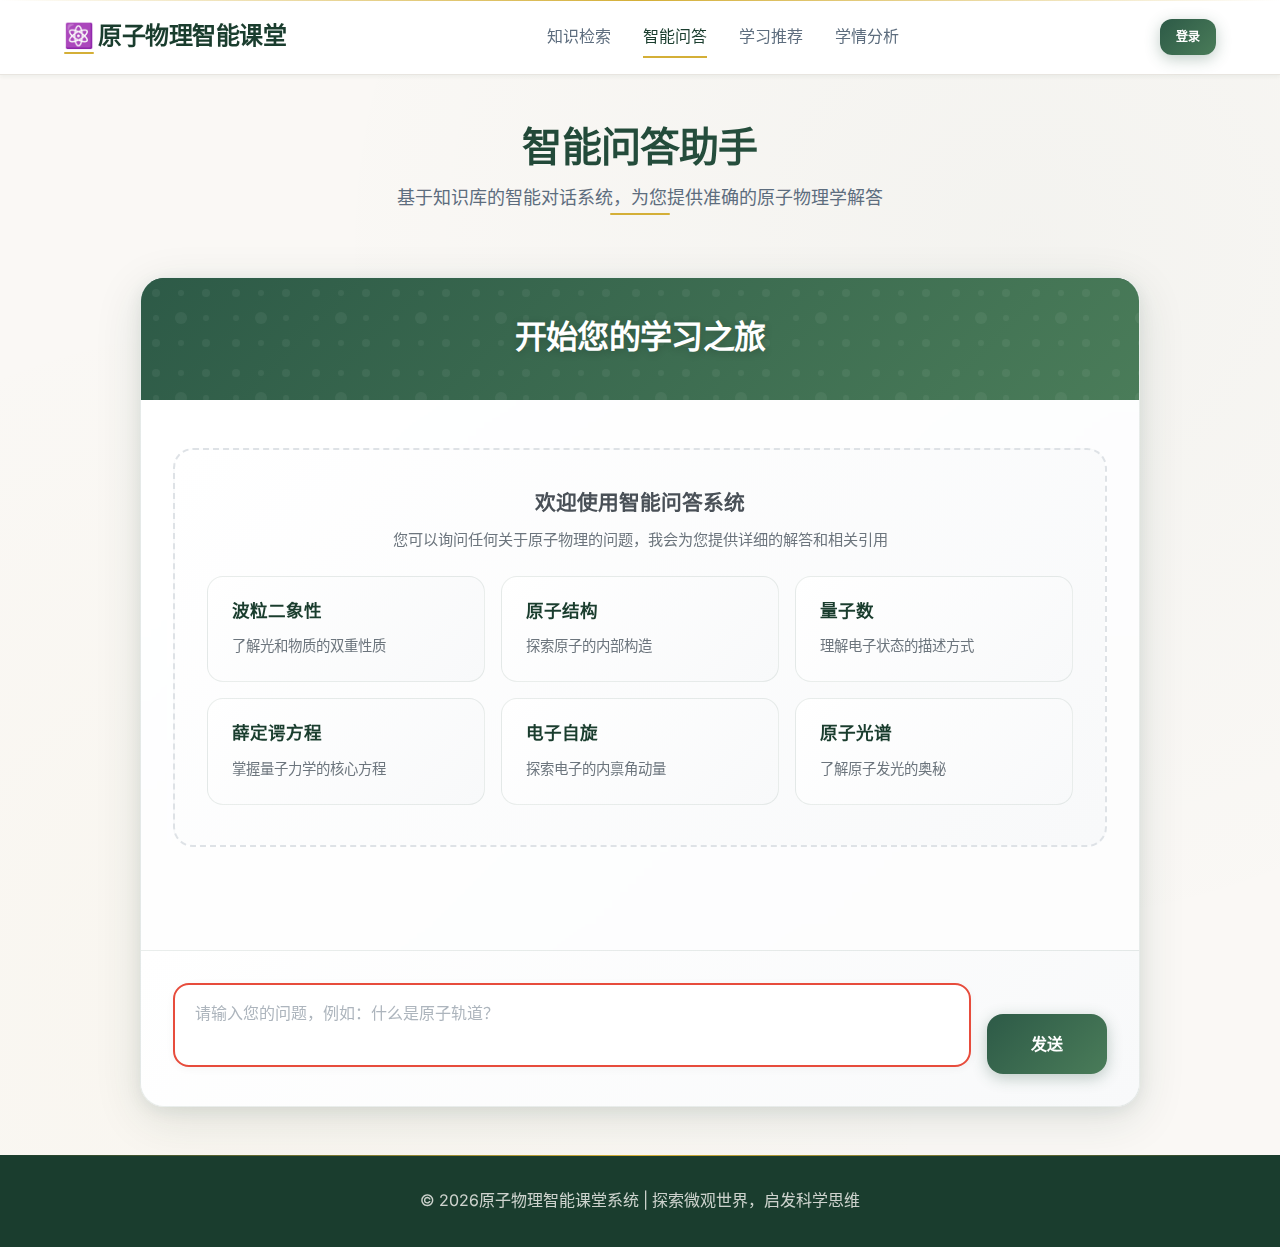
<file: frontend/pages/qa.html>
<!DOCTYPE html>
<html lang="zh-CN">
<head>
    <meta charset="UTF-8">
    <meta name="viewport" content="width=device-width, initial-scale=1.0">
    <title>智能问答 - 原子物理智能课堂系统</title>
    <link rel="stylesheet" href="../assets/css/base.css">
    <link rel="stylesheet" href="../assets/css/layout.css">
    <link rel="stylesheet" href="../assets/css/components.css">
    <link rel="icon" href="data:image/svg+xml,<svg xmlns='http://www.w3.org/2000/svg' viewBox='0 0 100 100'><text y='.9em' font-size='90'>⚛️</text></svg>">
    <style>
        /* 问答页面特定样式 */
        .chat-container {
            max-width: 1000px;
            margin: 0 auto;
            background: linear-gradient(135deg, #ffffff 0%, #f8f9fa 100%);
            border-radius: 24px;
            box-shadow: 0 12px 48px rgba(26, 61, 46, 0.12), 0 4px 16px rgba(26, 61, 46, 0.08);
            overflow: hidden;
            position: relative;
            border: 1px solid rgba(45, 90, 71, 0.1);
            transition: all 0.3s ease;
        }

        .chat-container:hover {
            transform: translateY(-2px);
            box-shadow: 0 16px 56px rgba(26, 61, 46, 0.15), 0 6px 20px rgba(26, 61, 46, 0.1);
        }

        .chat-container::before {
            content: '';
            position: absolute;
            top: 0;
            left: 0;
            right: 0;
            height: 4px;
            background: linear-gradient(90deg, var(--primary-dark) 0%, var(--primary-main) 25%, var(--accent-gold) 50%, var(--primary-light) 75%, var(--primary-dark) 100%);
            animation: gradient-shift 8s ease infinite;
        }

        @keyframes gradient-shift {
            0%, 100% { background-position: 0% 50%; }
            50% { background-position: 100% 50%; }
        }

        .chat-header {
            background: linear-gradient(135deg, var(--primary-main) 0%, var(--primary-light) 100%);
            color: white;
            padding: 2.5rem 2rem;
            text-align: center;
            position: relative;
            overflow: hidden;
        }

        .chat-header::before {
            content: '';
            position: absolute;
            top: 0;
            left: 0;
            right: 0;
            bottom: 0;
            background: url("data:image/svg+xml,%3Csvg width='80' height='80' viewBox='0 0 80 80' xmlns='http://www.w3.org/2000/svg'%3E%3Cg fill='%23ffffff' fill-opacity='0.08'%3E%3Ccircle cx='40' cy='40' r='6'/%3E%3Ccircle cx='15' cy='15' r='4'/%3E%3Ccircle cx='65' cy='15' r='4'/%3E%3Ccircle cx='15' cy='65' r='4'/%3E%3Ccircle cx='65' cy='65' r='4'/%3E%3Ccircle cx='40' cy='15' r='3'/%3E%3Ccircle cx='40' cy='65' r='3'/%3E%3Ccircle cx='15' cy='40' r='3'/%3E%3Ccircle cx='65' cy='40' r='3'/%3E%3C/g%3E%3C/svg%3E") repeat;
            opacity: 0.7;
        }

        .chat-header > * {
            position: relative;
            z-index: 1;
        }

        .chat-header h1 {
            margin: 0;
            font-size: 2rem;
            font-weight: 700;
            color: white;
            text-shadow: 0 2px 8px rgba(0, 0, 0, 0.2);
            animation: fadeInDown 0.8s ease;
        }

        .chat-header p {
            margin: 0.75rem 0 0;
            opacity: 0.95;
            font-size: 1.05rem;
            font-weight: 400;
            animation: fadeInUp 0.8s ease 0.2s both;
        }

        @keyframes fadeInDown {
            from {
                opacity: 0;
                transform: translateY(-20px);
            }
            to {
                opacity: 1;
                transform: translateY(0);
            }
        }

        /* 用户区域样式 */
        .user-section {
            display: flex;
            align-items: center;
            gap: 0.75rem;
            padding: 0.6rem 1.2rem;
            background: linear-gradient(135deg, #ffffff 0%, #f8f9fa 100%);
            border: 1px solid rgba(45, 90, 71, 0.1);
            border-radius: 20px;
            transition: all 0.3s cubic-bezier(0.4, 0, 0.2, 1);
            box-shadow: 0 2px 8px rgba(45, 90, 71, 0.08);
        }

        .user-section:hover {
            background: linear-gradient(135deg, #ffffff 0%, #faf8f5 100%);
            border-color: var(--accent-gold);
            transform: translateY(-2px);
            box-shadow: 0 6px 20px rgba(212, 175, 55, 0.15);
        }

        .user-avatar {
            width: 42px;
            height: 42px;
            border-radius: 50%;
            background: linear-gradient(135deg, var(--primary-main) 0%, var(--primary-light) 100%);
            display: flex;
            align-items: center;
            justify-content: center;
            color: white;
            font-weight: 700;
            font-size: 1.3rem;
            box-shadow: 0 3px 10px rgba(45, 90, 71, 0.3);
            transition: all 0.3s ease;
            position: relative;
            overflow: hidden;
        }

        .user-avatar::before {
            content: '';
            position: absolute;
            top: -50%;
            left: -50%;
            width: 200%;
            height: 200%;
            background: linear-gradient(45deg, transparent, rgba(255, 255, 255, 0.3), transparent);
            transform: rotate(45deg);
            transition: all 0.6s;
            opacity: 0;
        }

        .user-section:hover .user-avatar::before {
            opacity: 1;
            transform: rotate(45deg) translate(50%, 50%);
        }

        .user-section:hover .user-avatar {
            transform: scale(1.1);
            box-shadow: 0 5px 15px rgba(45, 90, 71, 0.4);
        }

        .user-info {
            display: flex;
            flex-direction: column;
            gap: 0.3rem;
        }

        .username {
            font-weight: 600;
            color: var(--primary-dark);
            font-size: 0.95rem;
            line-height: 1.2;
        }

        .user-role {
            font-size: 0.8rem;
            color: #6c757d;
            background: linear-gradient(135deg, rgba(45, 90, 71, 0.1) 0%, rgba(45, 90, 71, 0.05) 100%);
            padding: 0.3rem 0.6rem;
            border-radius: 10px;
            font-weight: 500;
            border: 1px solid rgba(45, 90, 71, 0.1);
        }

        .user-section .btn-ghost {
            background: transparent;
            border: 1px solid rgba(45, 90, 71, 0.2);
            color: var(--primary-dark);
            padding: 0.5rem 1.2rem;
            border-radius: 10px;
            font-weight: 500;
            transition: all 0.3s cubic-bezier(0.4, 0, 0.2, 1);
            position: relative;
            overflow: hidden;
        }

        .user-section .btn-ghost::before {
            content: '';
            position: absolute;
            top: 0;
            left: -100%;
            width: 100%;
            height: 100%;
            background: linear-gradient(90deg, transparent, rgba(45, 90, 71, 0.1), transparent);
            transition: left 0.4s;
        }

        .user-section .btn-ghost:hover::before {
            left: 100%;
        }

        .user-section .btn-ghost:hover {
            background: linear-gradient(135deg, var(--primary-main) 0%, var(--primary-light) 100%);
            color: white;
            border-color: transparent;
            transform: translateY(-1px);
            box-shadow: 0 4px 12px rgba(45, 90, 71, 0.3);
        }

        .chat-messages {
            height: 550px;
            overflow-y: auto;
            padding: 2rem;
            background: rgba(255, 255, 255, 0.6);
            backdrop-filter: blur(10px);
            position: relative;
        }

        .chat-messages::-webkit-scrollbar {
            width: 8px;
        }

        .chat-messages::-webkit-scrollbar-track {
            background: rgba(45, 90, 71, 0.05);
            border-radius: 4px;
        }

        .chat-messages::-webkit-scrollbar-thumb {
            background: linear-gradient(135deg, var(--primary-main), var(--primary-light));
            border-radius: 4px;
            transition: all 0.3s ease;
        }

        .chat-messages::-webkit-scrollbar-thumb:hover {
            background: linear-gradient(135deg, var(--primary-dark), var(--primary-main));
        }

        .message {
            margin-bottom: 2rem;
            animation: slideUp 0.5s cubic-bezier(0.4, 0, 0.2, 1);
        }

        @keyframes slideUp {
            from {
                opacity: 0;
                transform: translateY(30px);
            }
            to {
                opacity: 1;
                transform: translateY(0);
            }
        }

        .message-user {
            display: flex;
            justify-content: flex-end;
        }

        .message-assistant {
            display: flex;
            justify-content: flex-start;
        }

        .message-content {
            max-width: 75%;
            padding: 1.25rem 1.5rem;
            border-radius: 20px;
            position: relative;
            box-shadow: 0 4px 16px rgba(0, 0, 0, 0.08);
            transition: all 0.3s cubic-bezier(0.4, 0, 0.2, 1);
        }

        .message-content:hover {
            transform: translateY(-2px);
            box-shadow: 0 8px 24px rgba(0, 0, 0, 0.12);
        }

        .message-user .message-content {
            background: linear-gradient(135deg, var(--primary-main) 0%, var(--primary-light) 100%);
            color: white;
            border-bottom-right-radius: 8px;
            border: 1px solid rgba(255, 255, 255, 0.2);
        }

        .message-assistant .message-content {
            background: linear-gradient(135deg, #ffffff 0%, #f8f9fa 100%);
            color: var(--text-primary);
            border-bottom-left-radius: 8px;
            border: 1px solid rgba(45, 90, 71, 0.1);
        }

        .message-meta {
            font-size: 0.75rem;
            opacity: 0.7;
            margin-top: var(--space-sm);
        }

        .chat-input {
            padding: 2rem;
            background: linear-gradient(135deg, #ffffff 0%, #f8f9fa 100%);
            border-top: 1px solid rgba(45, 90, 71, 0.1);
            backdrop-filter: blur(10px);
        }

        .input-group {
            display: flex;
            gap: 1rem;
            align-items: flex-end;
        }

        .input-field {
            flex: 1;
        }

        .input-field textarea {
            resize: none;
            min-height: 60px;
            max-height: 140px;
            border-radius: 16px;
            border: 2px solid rgba(45, 90, 71, 0.1);
            transition: all 0.3s cubic-bezier(0.4, 0, 0.2, 1);
            background: #ffffff;
            padding: 1rem 1.25rem;
            font-size: 1rem;
            line-height: 1.5;
            box-shadow: 0 2px 8px rgba(0, 0, 0, 0.04);
        }

        .input-field textarea:focus {
            outline: none;
            border-color: var(--primary-main);
            box-shadow: 0 0 0 4px rgba(45, 90, 71, 0.1), 0 4px 20px rgba(45, 90, 71, 0.15);
            transform: translateY(-1px);
        }

        .input-field textarea::placeholder {
            color: #adb5bd;
        }

        .send-button {
            border-radius: 16px;
            min-width: 120px;
            height: 60px;
            background: linear-gradient(135deg, var(--primary-main) 0%, var(--primary-light) 100%);
            border: none;
            color: white;
            font-weight: 600;
            font-size: 1rem;
            cursor: pointer;
            transition: all 0.3s cubic-bezier(0.4, 0, 0.2, 1);
            box-shadow: 0 4px 15px rgba(45, 90, 71, 0.3);
            position: relative;
            overflow: hidden;
        }

        .send-button::before {
            content: '';
            position: absolute;
            top: 0;
            left: -100%;
            width: 100%;
            height: 100%;
            background: linear-gradient(90deg, transparent, rgba(255, 255, 255, 0.2), transparent);
            transition: left 0.5s;
        }

        .send-button:hover::before {
            left: 100%;
        }

        .send-button:hover {
            transform: translateY(-2px);
            box-shadow: 0 8px 25px rgba(45, 90, 71, 0.4);
        }

        .send-button:active {
            transform: translateY(0);
        }

        .typing-indicator {
            display: none;
            padding: 1.5rem;
            color: var(--text-muted);
            font-style: italic;
            text-align: center;
            background: linear-gradient(135deg, #f8f9fa 0%, #e9ecef 100%);
            border-radius: 12px;
            margin: 1rem;
            border: 1px solid rgba(45, 90, 71, 0.1);
        }

        .typing-dots {
            display: inline-block;
            position: relative;
            width: 50px;
            height: 12px;
        }

        .typing-dots div {
            position: absolute;
            top: 0;
            width: 10px;
            height: 10px;
            border-radius: 50%;
            background: linear-gradient(135deg, var(--primary-main) 0%, var(--primary-light) 100%);
            animation: typing 1.4s infinite ease-in-out both;
            box-shadow: 0 2px 4px rgba(45, 90, 71, 0.2);
        }

        .typing-dots div:nth-child(1) { left: 0; animation-delay: -0.32s; }
        .typing-dots div:nth-child(2) { left: 16px; animation-delay: -0.16s; }
        .typing-dots div:nth-child(3) { left: 32px; }

        @keyframes typing {
            0%, 80%, 100% { transform: scale(0); }
            40% { transform: scale(1); }
        }

        .empty-state {
            text-align: center;
            padding: 2.5rem 2rem;
            color: #6c757d;
            background: linear-gradient(135deg, #ffffff 0%, #f8f9fa 100%);
            border-radius: 20px;
            border: 2px dashed #dee2e6;
            margin: 1rem 0;
        }

        .empty-state-icon {
            font-size: 2.5rem;
            margin-bottom: 1rem;
            opacity: 0.6;
            background: linear-gradient(135deg, var(--primary-main) 0%, var(--primary-light) 100%);
            -webkit-background-clip: text;
            -webkit-text-fill-color: transparent;
            background-clip: text;
        }

        .empty-state h3 {
            color: #495057;
            font-size: 1.3rem;
            font-weight: 600;
            margin-bottom: 0.75rem;
        }

        .empty-state p {
            color: #6c757d;
            font-size: 0.95rem;
            line-height: 1.5;
            margin-bottom: 1.5rem;
        }

        .suggested-questions {
            display: grid;
            grid-template-columns: repeat(auto-fit, minmax(250px, 1fr));
            gap: 1rem;
            margin-top: 1.5rem;
        }

        .suggested-question {
            background: linear-gradient(135deg, #ffffff 0%, #f8f9fa 100%);
            border: 1px solid rgba(45, 90, 71, 0.1);
            border-radius: 16px;
            padding: 1.5rem;
            cursor: pointer;
            transition: all 0.3s cubic-bezier(0.4, 0, 0.2, 1);
            text-align: left;
            position: relative;
            overflow: hidden;
        }

        .suggested-question::before {
            content: '';
            position: absolute;
            top: 0;
            left: 0;
            right: 0;
            height: 3px;
            background: linear-gradient(90deg, var(--primary-main) 0%, var(--primary-light) 100%);
            transform: scaleX(0);
            transition: transform 0.3s ease;
        }

        .suggested-question:hover::before {
            transform: scaleX(1);
        }

        .suggested-question:hover {
            border-color: var(--primary-main);
            box-shadow: 0 12px 30px rgba(45, 90, 71, 0.15);
            transform: translateY(-4px) scale(1.02);
        }

        .suggested-question h4 {
            margin: 0 0 0.75rem;
            color: var(--primary-dark);
            font-size: 1.1rem;
            font-weight: 600;
        }

        .suggested-question p {
            margin: 0;
            font-size: 0.9rem;
            color: #6c757d;
            line-height: 1.5;
        }

        /* 响应式设计 */
        @media (max-width: 768px) {
            .message-content {
                max-width: 90%;
            }
            
            .suggested-questions {
                grid-template-columns: 1fr;
            }
            
            .input-group {
                flex-direction: column;
                gap: var(--space-sm);
            }
            
            .send-button {
                width: 100%;
            }
        }
    </style>
</head>
<body>
    <div class="app-container">
        <!-- 导航栏 -->
        <nav class="navbar">
            <div class="container">
                <div class="nav-brand">
                    <h1><a href="../index.html" style="color: inherit;">⚛️ 原子物理智能课堂</a></h1>
                </div>
                <div class="nav-menu">
                    <a href="search.html" class="nav-link">知识检索</a>
                    <a href="qa.html" class="nav-link active">智能问答</a>
                    <a href="recommend.html" class="nav-link">学习推荐</a>
                    <a href="profile.html" class="nav-link">学情分析</a>
                    <a href="teacher.html" class="nav-link teacher-only" style="display: none;">教师端</a>
                </div>
                <div class="nav-user">
                    <!-- 未登录状态 -->
                    <div id="login-section" class="login-section">
                        <button id="login-btn" class="btn btn-primary btn-sm">登录</button>
                    </div>
                    
                    <!-- 已登录状态 -->
                    <div id="user-section" class="user-section" style="display: none;">
                        <div class="user-avatar" id="user-avatar">
                            <span id="avatar-text">U</span>
                        </div>
                        <div class="user-info">
                            <span id="username" class="username">用户名</span>
                            <span id="user-role" class="user-role">学生</span>
                        </div>
                        <button id="logout-btn" class="btn btn-ghost btn-sm">退出</button>
                    </div>
                </div>
            </div>
        </nav>

        <!-- 主要内容区域 -->
        <main class="main-content">
            <div class="container">
                <div class="page-header">
                    <h1 class="page-title">智能问答助手</h1>
                    <p class="page-subtitle">基于知识库的智能对话系统，为您提供准确的原子物理学解答</p>
                </div>

                <div class="chat-container">
                    <div class="chat-header">
                        <h1>开始您的学习之旅</h1>
                    </div>

                    <div class="chat-messages" id="chat-messages">
                        <div class="empty-state">
                            <h3>欢迎使用智能问答系统</h3>
                            <p>您可以询问任何关于原子物理的问题，我会为您提供详细的解答和相关引用</p>
                            
                            <div class="suggested-questions">
                                <div class="suggested-question" onclick="askSuggestedQuestion('什么是波粒二象性？')">
                                    <h4>波粒二象性</h4>
                                    <p>了解光和物质的双重性质</p>
                                </div>
                                <div class="suggested-question" onclick="askSuggestedQuestion('原子的结构是怎样的？')">
                                    <h4>原子结构</h4>
                                    <p>探索原子的内部构造</p>
                                </div>
                                <div class="suggested-question" onclick="askSuggestedQuestion('量子数有哪些类型？')">
                                    <h4>量子数</h4>
                                    <p>理解电子状态的描述方式</p>
                                </div>
                                <div class="suggested-question" onclick="askSuggestedQuestion('薛定谔方程的物理意义是什么？')">
                                    <h4>薛定谔方程</h4>
                                    <p>掌握量子力学的核心方程</p>
                                </div>
                                <div class="suggested-question" onclick="askSuggestedQuestion('电子自旋是什么？')">
                                    <h4>电子自旋</h4>
                                    <p>探索电子的内禀角动量</p>
                                </div>
                                <div class="suggested-question" onclick="askSuggestedQuestion('什么是原子光谱？')">
                                    <h4>原子光谱</h4>
                                    <p>了解原子发光的奥秘</p>
                                </div>
                            </div>
                        </div>
                        
                        <div class="typing-indicator" id="typing-indicator">
                            <span>AI正在思考中</span>
                            <div class="typing-dots">
                                <div></div>
                                <div></div>
                                <div></div>
                            </div>
                        </div>
                    </div>

                    <div class="chat-input">
                        <form id="question-form">
                            <div class="input-group">
                                <div class="input-field">
                                    <textarea id="question-input" class="form-control" 
                                              placeholder="请输入您的问题，例如：什么是原子轨道？" 
                                              rows="2" required></textarea>
                                </div>
                                <button type="submit" class="btn btn-primary send-button">
                                    <span class="send-text">发送</span>
                                    <span class="loading" style="display: none;"></span>
                                </button>
                            </div>
                        </form>
                    </div>
                </div>
            </div>
        </main>

        <!-- 页脚 -->
        <footer class="footer">
            <div class="container">
                <p>&copy; 2026原子物理智能课堂系统 | 探索微观世界，启发科学思维</p>
            </div>
        </footer>
    </div>

    <!-- 加载脚本 -->
    <script src="../assets/js/utils.js?v=4"></script>
    <script src="../assets/js/api.js?v=4"></script>
    <script src="../assets/js/modals.js?v=4"></script>
    <script src="../assets/js/auth.js?v=4"></script>
    <script src="../assets/js/event.js?v=4"></script>

    <script>
        let currentCourseId = 1; // 默认课程ID
        let messageCount = 0;

        // 页面初始化
        document.addEventListener('DOMContentLoaded', function() {
            initAuth();
            recordEvent('view_qa', {});
            
            // 自动调整文本框高度
            const textarea = document.getElementById('question-input');
            textarea.addEventListener('input', function() {
                this.style.height = 'auto';
                this.style.height = this.scrollHeight + 'px';
            });

            // 回车发送（Shift+回车换行）
            textarea.addEventListener('keydown', function(e) {
                if (e.key === 'Enter' && !e.shiftKey) {
                    e.preventDefault();
                    document.getElementById('question-form').dispatchEvent(new Event('submit'));
                }
            });
        });

        // 问答表单提交
        document.getElementById('question-form').addEventListener('submit', async function(e) {
            e.preventDefault();
            
            const questionInput = document.getElementById('question-input');
            const question = questionInput.value.trim();
            
            if (!question) return;
            
            // 清空输入框
            questionInput.value = '';
            questionInput.style.height = 'auto';
            
            // 添加用户消息
            addMessage('user', question);
            
            // 显示加载状态
            showTypingIndicator();
            
            try {
                // 发送问答请求
                const response = await qaAPI.askQuestion(currentCourseId, question);
                
                // 隐藏加载状态
                hideTypingIndicator();
                
                // 添加助手回复
                addMessage('assistant', response.answer, response.citations, response.confidence);
                
                // 记录事件
                recordEvent('ask_question', {
                    question: question,
                    confidence: response.confidence,
                    citations_count: response.citations ? response.citations.length : 0
                });
                
            } catch (error) {
                hideTypingIndicator();
                addMessage('assistant', '抱歉，我现在无法回答您的问题。请稍后再试。', [], 0);
                handleAPIError(error, '问答');
            }
        });

        // 添加消息到聊天界面
        function addMessage(type, content, citations = [], confidence = 0) {
            const messagesContainer = document.getElementById('chat-messages');
            const emptyState = messagesContainer.querySelector('.empty-state');
            
            // 隐藏空状态
            if (emptyState) {
                emptyState.style.display = 'none';
            }
            
            const messageDiv = document.createElement('div');
            messageDiv.className = `message message-${type}`;
            
            messageDiv.innerHTML = `
                <div class="message-content">
                    <div class="message-text">${formatMessage(content)}</div>
                </div>
            `;
            
            messagesContainer.appendChild(messageDiv);
            messagesContainer.scrollTop = messagesContainer.scrollHeight;
            
            messageCount++;
        }

        // 格式化消息内容
        function formatMessage(content) {
            return content
                .replace(/\n/g, '<br>')
                .replace(/\*\*(.*?)\*\*/g, '<strong>$1</strong>')
                .replace(/\*(.*?)\*/g, '<em>$1</em>');
        }

        // 显示打字指示器
        function showTypingIndicator() {
            document.getElementById('typing-indicator').style.display = 'block';
            const messagesContainer = document.getElementById('chat-messages');
            messagesContainer.scrollTop = messagesContainer.scrollHeight;
        }

        // 隐藏打字指示器
        function hideTypingIndicator() {
            document.getElementById('typing-indicator').style.display = 'none';
        }

        // 建议问题点击
        function askSuggestedQuestion(question) {
            document.getElementById('question-input').value = question;
            document.getElementById('question-form').dispatchEvent(new Event('submit'));
        }
    </script>
</body>
</html>
</file>
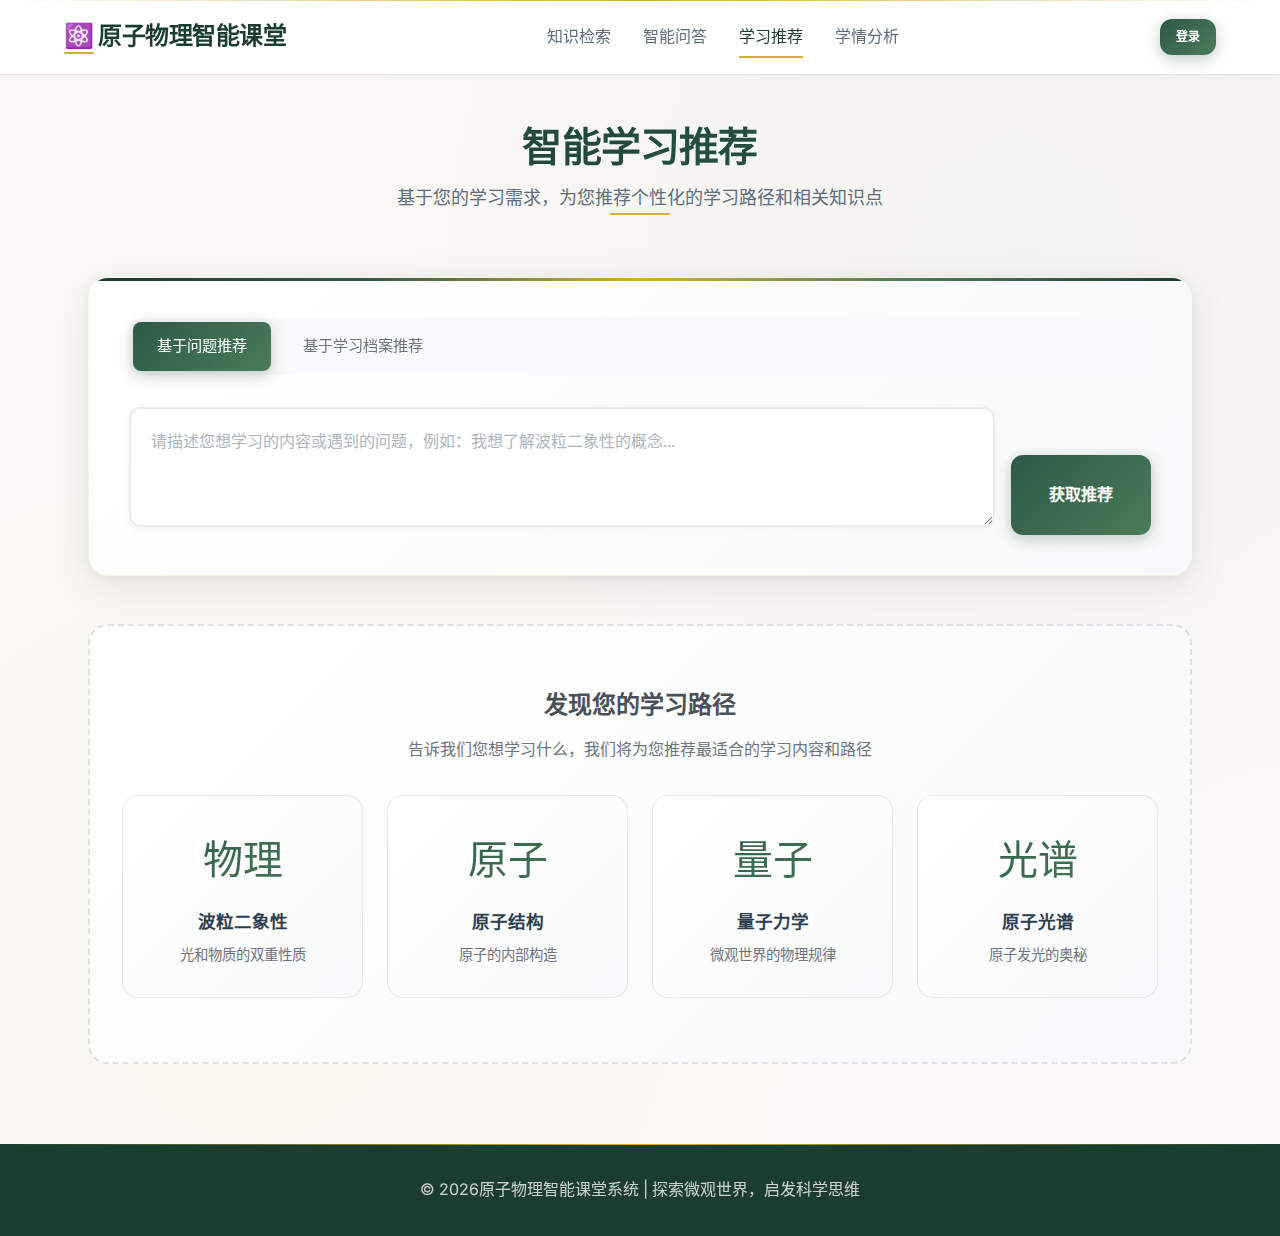
<file: frontend/pages/recommend.html>
<!DOCTYPE html>
<html lang="zh-CN">
<head>
    <meta charset="UTF-8">
    <meta name="viewport" content="width=device-width, initial-scale=1.0">
    <title>学习推荐 - 原子物理智能课堂系统</title>
    <link rel="stylesheet" href="../assets/css/base.css">
    <link rel="stylesheet" href="../assets/css/layout.css">
    <link rel="stylesheet" href="../assets/css/components.css">
    <link rel="icon" href="data:image/svg+xml,<svg xmlns='http://www.w3.org/2000/svg' viewBox='0 0 100 100'><text y='.9em' font-size='90'>⚛️</text></svg>">
    <style>
        /* 推荐页面特定样式 */
        .recommend-container {
            max-width: 1200px;
            margin: 0 auto;
            padding: 0 var(--space-lg);
        }

        .recommend-input {
            background: linear-gradient(135deg, #ffffff 0%, #f8f9fa 100%);
            border-radius: 20px;
            padding: 2.5rem;
            box-shadow: 0 10px 40px rgba(0, 0, 0, 0.08), 0 2px 10px rgba(0, 0, 0, 0.05);
            margin-bottom: 3rem;
            position: relative;
            overflow: hidden;
            border: 1px solid rgba(212, 175, 55, 0.1);
            transition: all 0.3s ease;
        }

        .recommend-input:hover {
            box-shadow: 0 15px 50px rgba(0, 0, 0, 0.12), 0 5px 15px rgba(0, 0, 0, 0.08);
            transform: translateY(-2px);
        }

        .recommend-input::before {
            content: '';
            position: absolute;
            top: 0;
            left: 0;
            right: 0;
            height: 3px;
            background: linear-gradient(90deg, var(--primary-dark) 0%, var(--primary-main) 25%, var(--accent-gold) 50%, var(--primary-light) 75%, var(--primary-dark) 100%);
            animation: gradient-shift 8s ease infinite;
        }

        @keyframes gradient-shift {
            0%, 100% { background-position: 0% 50%; }
            50% { background-position: 100% 50%; }
        }

        .input-tabs {
            display: flex;
            gap: 0.5rem;
            margin-bottom: 2rem;
            background: rgba(248, 249, 250, 0.8);
            padding: 0.25rem;
            border-radius: 12px;
            backdrop-filter: blur(10px);
        }

        .tab-button {
            padding: 0.75rem 1.5rem;
            border: none;
            background: transparent;
            color: #6c757d;
            font-weight: 500;
            font-size: 0.95rem;
            cursor: pointer;
            border-radius: 8px;
            transition: all 0.3s cubic-bezier(0.4, 0, 0.2, 1);
            position: relative;
        }

        .tab-button:hover {
            color: #495057;
            background: rgba(255, 255, 255, 0.5);
        }

        .tab-button.active {
            color: #ffffff;
            background: linear-gradient(135deg, var(--primary-main) 0%, var(--primary-light) 100%);
            box-shadow: 0 4px 15px rgba(45, 90, 71, 0.3);
        }

        .tab-content {
            display: none;
            animation: fadeInUp 0.5s ease;
        }

        .tab-content.active {
            display: block;
        }

        @keyframes fadeInUp {
            from {
                opacity: 0;
                transform: translateY(20px);
            }
            to {
                opacity: 1;
                transform: translateY(0);
            }
        }

        .question-input-form {
            display: flex;
            gap: 1rem;
            align-items: flex-end;
        }

        .question-input-group {
            flex: 1;
        }

        .question-input {
            width: 100%;
            padding: 1.25rem;
            border: 2px solid #e9ecef;
            border-radius: 12px;
            font-size: 1rem;
            font-family: inherit;
            transition: all 0.3s cubic-bezier(0.4, 0, 0.2, 1);
            background: #ffffff;
            resize: vertical;
            min-height: 80px;
            box-shadow: 0 2px 8px rgba(0, 0, 0, 0.04);
        }

        .question-input:focus {
            outline: none;
            border-color: var(--primary-main);
            box-shadow: 0 0 0 4px rgba(45, 90, 71, 0.1), 0 4px 20px rgba(45, 90, 71, 0.15);
            transform: translateY(-1px);
        }

        .question-input::placeholder {
            color: #adb5bd;
        }

        .recommend-button {
            min-width: 140px;
            height: 80px;
            border-radius: 12px;
            background: linear-gradient(135deg, var(--primary-main) 0%, var(--primary-light) 100%);
            border: none;
            color: white;
            font-weight: 600;
            font-size: 1rem;
            cursor: pointer;
            transition: all 0.3s cubic-bezier(0.4, 0, 0.2, 1);
            box-shadow: 0 4px 15px rgba(45, 90, 71, 0.3);
            position: relative;
            overflow: hidden;
        }

        .recommend-button::before {
            content: '';
            position: absolute;
            top: 0;
            left: -100%;
            width: 100%;
            height: 100%;
            background: linear-gradient(90deg, transparent, rgba(255, 255, 255, 0.2), transparent);
            transition: left 0.5s;
        }

        .recommend-button:hover::before {
            left: 100%;
        }

        .recommend-button:hover {
            transform: translateY(-2px);
            box-shadow: 0 8px 25px rgba(45, 90, 71, 0.4);
        }

        .recommend-button:active {
            transform: translateY(0);
        }

        .recommendations-container {
            display: none;
            animation: fadeInUp 0.6s ease;
        }

        .recommendations-grid {
            display: grid;
            grid-template-columns: repeat(auto-fit, minmax(350px, 1fr));
            gap: 2rem;
            margin-bottom: var(--space-2xl);
        }

        .recommendation-section {
            background: linear-gradient(135deg, #ffffff 0%, #f8f9fa 100%);
            border-radius: 20px;
            box-shadow: 0 8px 32px rgba(0, 0, 0, 0.08), 0 2px 8px rgba(0, 0, 0, 0.04);
            overflow: hidden;
            position: relative;
            border: 1px solid rgba(45, 90, 71, 0.1);
            transition: all 0.3s ease;
        }

        .recommendation-section:hover {
            transform: translateY(-4px);
            box-shadow: 0 12px 40px rgba(0, 0, 0, 0.12), 0 4px 12px rgba(0, 0, 0, 0.08);
        }

        .section-header {
            padding: 1.5rem 2rem;
            background: linear-gradient(135deg, var(--primary-main) 0%, var(--primary-light) 100%);
            color: white;
            position: relative;
            overflow: hidden;
        }

        .section-header::before {
            content: '';
            position: absolute;
            top: 0;
            left: 0;
            right: 0;
            bottom: 0;
            background: url("data:image/svg+xml,%3Csvg width='60' height='60' viewBox='0 0 60 60' xmlns='http://www.w3.org/2000/svg'%3E%3Cg fill='%23ffffff' fill-opacity='0.08'%3E%3Ccircle cx='30' cy='30' r='4'/%3E%3Ccircle cx='10' cy='10' r='3'/%3E%3Ccircle cx='50' cy='10' r='3'/%3E%3Ccircle cx='10' cy='50' r='3'/%3E%3Ccircle cx='50' cy='50' r='3'/%3E%3C/g%3E%3C/svg%3E") repeat;
            opacity: 0.6;
        }

        .section-header > * {
            position: relative;
            z-index: 1;
        }

        .section-title {
            font-size: 1.4rem;
            font-weight: 700;
            margin: 0;
            display: flex;
            align-items: center;
            gap: 0.75rem;
            text-shadow: 0 2px 4px rgba(0, 0, 0, 0.1);
        }

        .section-description {
            margin: 0.5rem 0 0;
            opacity: 0.95;
            font-size: 0.95rem;
            font-weight: 400;
        }

        .section-content {
            padding: 2rem;
            background: rgba(255, 255, 255, 0.8);
            backdrop-filter: blur(10px);
        }

        .recommendation-item {
            padding: 1.5rem;
            border: 1px solid rgba(45, 90, 71, 0.1);
            border-radius: 16px;
            margin-bottom: 1rem;
            transition: all 0.3s cubic-bezier(0.4, 0, 0.2, 1);
            position: relative;
            overflow: hidden;
            background: linear-gradient(135deg, #ffffff 0%, #f8f9fa 100%);
        }

        .recommendation-item:last-child {
            margin-bottom: 0;
        }

        .recommendation-item:hover {
            border-color: var(--primary-main);
            box-shadow: 0 8px 25px rgba(45, 90, 71, 0.15);
            transform: translateY(-3px) scale(1.02);
        }

        .recommendation-item::before {
            content: '';
            position: absolute;
            left: 0;
            top: 0;
            bottom: 0;
            width: 0;
            background: linear-gradient(135deg, var(--primary-main) 0%, var(--primary-light) 100%);
            transition: width 0.3s cubic-bezier(0.4, 0, 0.2, 1);
        }

        .recommendation-item:hover::before {
            width: 5px;
        }

        .item-title {
            font-size: 1.2rem;
            font-weight: 600;
            color: #2c3e50;
            margin-bottom: 0.75rem;
            line-height: 1.4;
        }

        .item-description {
            color: #6c757d;
            line-height: 1.7;
            margin-bottom: 1.25rem;
            font-size: 0.95rem;
            margin-bottom: var(--space-md);
        }

        .item-actions {
            display: flex;
            flex-wrap: wrap;
            gap: 0.75rem;
        }

        .action-tag {
            background: linear-gradient(135deg, #f8f9fa 0%, #e9ecef 100%);
            color: #495057;
            padding: 0.5rem 1rem;
            border-radius: 25px;
            font-size: 0.8rem;
            font-weight: 500;
            transition: all 0.3s cubic-bezier(0.4, 0, 0.2, 1);
            cursor: pointer;
            border: 1px solid rgba(45, 90, 71, 0.1);
            position: relative;
            overflow: hidden;
        }

        .action-tag::before {
            content: '';
            position: absolute;
            top: 0;
            left: -100%;
            width: 100%;
            height: 100%;
            background: linear-gradient(90deg, transparent, rgba(255, 255, 255, 0.3), transparent);
            transition: left 0.4s;
        }

        .action-tag:hover::before {
            left: 100%;
        }

        .action-tag:hover {
            background: linear-gradient(135deg, var(--primary-main) 0%, var(--primary-light) 100%);
            color: white;
            transform: translateY(-2px);
            box-shadow: 0 4px 12px rgba(45, 90, 71, 0.3);
        }

        .empty-state {
            text-align: center;
            padding: 4rem 2rem;
            color: #6c757d;
            background: linear-gradient(135deg, #ffffff 0%, #f8f9fa 100%);
            border-radius: 20px;
            border: 2px dashed #dee2e6;
            margin: 2rem 0;
        }

        .empty-state-icon {
            font-size: 3rem;
            margin-bottom: 1.5rem;
            opacity: 0.6;
            background: linear-gradient(135deg, var(--primary-main) 0%, var(--primary-light) 100%);
            -webkit-background-clip: text;
            -webkit-text-fill-color: transparent;
            background-clip: text;
        }

        .empty-state h3 {
            color: #495057;
            font-size: 1.5rem;
            font-weight: 600;
            margin-bottom: 1rem;
        }

        .empty-state p {
            color: #6c757d;
            font-size: 1rem;
            line-height: 1.6;
            margin-bottom: 2rem;
        }

        .suggested-topics {
            display: grid;
            grid-template-columns: repeat(auto-fit, minmax(240px, 1fr));
            gap: 1.5rem;
            margin-top: 2rem;
        }

        .topic-card {
            background: linear-gradient(135deg, #ffffff 0%, #f8f9fa 100%);
            border: 1px solid rgba(45, 90, 71, 0.1);
            border-radius: 16px;
            padding: 2rem 1.5rem;
            text-align: center;
            cursor: pointer;
            transition: all 0.3s cubic-bezier(0.4, 0, 0.2, 1);
            position: relative;
            overflow: hidden;
        }

        .topic-card::before {
            content: '';
            position: absolute;
            top: 0;
            left: 0;
            right: 0;
            height: 3px;
            background: linear-gradient(90deg, var(--primary-main) 0%, var(--primary-light) 100%);
            transform: scaleX(0);
            transition: transform 0.3s ease;
        }

        .topic-card:hover::before {
            transform: scaleX(1);
        }

        .topic-card:hover {
            border-color: var(--primary-main);
            box-shadow: 0 12px 30px rgba(45, 90, 71, 0.15);
            transform: translateY(-6px) scale(1.03);
        }

        .topic-icon {
            font-size: 2.5rem;
            margin-bottom: 1rem;
            display: block;
            background: linear-gradient(135deg, var(--primary-main) 0%, var(--primary-light) 100%);
            -webkit-background-clip: text;
            -webkit-text-fill-color: transparent;
            background-clip: text;
        }

        .topic-title {
            font-weight: 700;
            color: #2c3e50;
            margin-bottom: 0.5rem;
            font-size: 1.1rem;
        }

        .topic-subtitle {
            font-size: 0.9rem;
            color: #6c757d;
            line-height: 1.5;
        }

        .loading-recommendations {
            text-align: center;
            padding: var(--space-3xl);
            display: none;
        }

        .progress-indicator {
            display: flex;
            justify-content: center;
            gap: var(--space-sm);
            margin-top: var(--space-lg);
        }

        .progress-dot {
            width: 12px;
            height: 12px;
            border-radius: 50%;
            background: var(--border-light);
            animation: pulse 1.5s infinite;
        }

        .progress-dot:nth-child(1) { animation-delay: 0s; }
        .progress-dot:nth-child(2) { animation-delay: 0.3s; }
        .progress-dot:nth-child(3) { animation-delay: 0.6s; }

        @keyframes pulse {
            0%, 100% { background: var(--border-light); transform: scale(1); }
            50% { background: var(--primary-main); transform: scale(1.2); }
        }

        /* 响应式设计 */
        @media (max-width: 768px) {
            .question-input-form {
                flex-direction: column;
                gap: var(--space-md);
            }
            
            .recommend-button {
                width: 100%;
            }
            
            .input-tabs {
                flex-wrap: wrap;
            }
            
            .suggested-topics {
                grid-template-columns: 1fr;
            }

            .navbar .container {
                flex-direction: column;
                gap: 1rem;
            }

            .nav-menu {
                display: flex;
                align-items: center;
                gap: 2rem;
                margin-right: 2rem;
            }

            .nav-brand {
                flex-shrink: 0;
            }

            .nav-user {
                display: flex;
                align-items: center;
                gap: 1rem;
                margin-left: auto;
            }

            .login-section .btn-primary {
                background: linear-gradient(135deg, var(--primary-main) 0%, var(--primary-light) 100%);
                border: none;
                border-radius: 12px;
                padding: 0.6rem 1.8rem;
                font-weight: 600;
                transition: all 0.3s cubic-bezier(0.4, 0, 0.2, 1);
                box-shadow: 0 4px 15px rgba(45, 90, 71, 0.3);
                position: relative;
                overflow: hidden;
            }
        }

        .user-section {
            display: flex;
            align-items: center;
            gap: 0.75rem;
            padding: 0.6rem 1.2rem;
            background: linear-gradient(135deg, #ffffff 0%, #f8f9fa 100%);
            border: 1px solid rgba(45, 90, 71, 0.1);
            border-radius: 20px;
            transition: all 0.3s cubic-bezier(0.4, 0, 0.2, 1);
            box-shadow: 0 2px 8px rgba(45, 90, 71, 0.08);
        }

        .user-section:hover {
            background: linear-gradient(135deg, #ffffff 0%, #faf8f5 100%);
            border-color: var(--accent-gold);
            transform: translateY(-2px);
            box-shadow: 0 6px 20px rgba(212, 175, 55, 0.15);
        }

        .user-avatar {
            width: 42px;
            height: 42px;
            border-radius: 50%;
            background: linear-gradient(135deg, var(--primary-main) 0%, var(--primary-light) 100%);
            display: flex;
            align-items: center;
            justify-content: center;
            color: white;
            font-weight: 700;
            font-size: 1.3rem;
            box-shadow: 0 3px 10px rgba(45, 90, 71, 0.3);
            transition: all 0.3s ease;
            position: relative;
            overflow: hidden;
        }

        .user-avatar::before {
            content: '';
            position: absolute;
            top: -50%;
            left: -50%;
            width: 200%;
            height: 200%;
            background: linear-gradient(45deg, transparent, rgba(255, 255, 255, 0.3), transparent);
            transform: rotate(45deg);
            transition: all 0.6s;
            opacity: 0;
        }

        .user-section:hover .user-avatar::before {
            opacity: 1;
            transform: rotate(45deg) translate(50%, 50%);
        }

        .user-section:hover .user-avatar {
            transform: scale(1.1);
            box-shadow: 0 5px 15px rgba(45, 90, 71, 0.4);
        }

        .user-info {
            display: flex;
            flex-direction: column;
            gap: 0.3rem;
        }

        .username {
            font-weight: 600;
            color: var(--primary-dark);
            font-size: 0.95rem;
            line-height: 1.2;
        }

        .user-role {
            font-size: 0.8rem;
            color: #6c757d;
            background: linear-gradient(135deg, rgba(45, 90, 71, 0.1) 0%, rgba(45, 90, 71, 0.05) 100%);
            padding: 0.3rem 0.6rem;
            border-radius: 10px;
            font-weight: 500;
            border: 1px solid rgba(45, 90, 71, 0.1);
        }

        .user-section .btn-ghost {
            background: transparent;
            border: 1px solid rgba(45, 90, 71, 0.2);
            color: var(--primary-dark);
            padding: 0.5rem 1.2rem;
            border-radius: 10px;
            font-weight: 500;
            transition: all 0.3s cubic-bezier(0.4, 0, 0.2, 1);
            position: relative;
            overflow: hidden;
        }

        .user-section .btn-ghost::before {
            content: '';
            position: absolute;
            top: 0;
            left: -100%;
            width: 100%;
            height: 100%;
            background: linear-gradient(90deg, transparent, rgba(45, 90, 71, 0.1), transparent);
            transition: left 0.4s;
        }

        .user-section .btn-ghost:hover::before {
            left: 100%;
        }

        .user-section .btn-ghost:hover {
            background: linear-gradient(135deg, var(--primary-main) 0%, var(--primary-light) 100%);
            color: white;
            border-color: transparent;
            transform: translateY(-1px);
            box-shadow: 0 4px 12px rgba(45, 90, 71, 0.3);
        }
    </style>
</head>
<body>
    <div class="app-container">
        <!-- 导航栏 -->
        <nav class="navbar">
            <div class="container">
                <div class="nav-brand">
                    <h1><a href="../index.html" style="color: inherit;">⚛️ 原子物理智能课堂</a></h1>
                </div>
                <div class="nav-menu">
                    <a href="search.html" class="nav-link">知识检索</a>
                    <a href="qa.html" class="nav-link">智能问答</a>
                    <a href="recommend.html" class="nav-link active">学习推荐</a>
                    <a href="profile.html" class="nav-link">学情分析</a>
                    <a href="teacher.html" class="nav-link teacher-only" style="display: none;">教师端</a>
                </div>
                <div class="nav-user">
                    <!-- 未登录状态 -->
                    <div id="login-section" class="login-section">
                        <button id="login-btn" class="btn btn-primary btn-sm">登录</button>
                    </div>
                    
                    <!-- 已登录状态 -->
                    <div id="user-section" class="user-section" style="display: none;">
                        <div class="user-avatar" id="user-avatar">
                            <span id="avatar-text">U</span>
                        </div>
                        <div class="user-info">
                            <span id="username" class="username">用户名</span>
                            <span id="user-role" class="user-role">学生</span>
                        </div>
                        <button id="logout-btn" class="btn btn-ghost btn-sm">退出</button>
                    </div>
                </div>
            </div>
        </nav>

        <!-- 主要内容区域 -->
        <main class="main-content">
            <div class="container">
                <div class="page-header">
                    <h1 class="page-title">智能学习推荐</h1>
                    <p class="page-subtitle">基于您的学习需求，为您推荐个性化的学习路径和相关知识点</p>
                </div>

                <div class="recommend-container">
                    <!-- 推荐输入区域 -->
                    <div class="recommend-input">
                        <div class="input-tabs">
                            <button class="tab-button active" onclick="switchTab('question')">
                                基于问题推荐
                            </button>
                            <button class="tab-button" onclick="switchTab('profile')">
                                基于学习档案推荐
                            </button>
                        </div>

                        <!-- 基于问题的推荐 -->
                        <div id="question-tab" class="tab-content active">
                            <form id="question-recommend-form" class="question-input-form">
                                <div class="question-input-group">
                                    <textarea id="question-input" class="question-input" 
                                              placeholder="请描述您想学习的内容或遇到的问题，例如：我想了解波粒二象性的概念..." 
                                              rows="3" required></textarea>
                                </div>
                                <button type="submit" class="btn btn-primary recommend-button">
                                    <span class="recommend-text">获取推荐</span>
                                    <span class="loading" style="display: none;"></span>
                                </button>
                            </form>
                        </div>

                        <!-- 基于档案的推荐 -->
                        <div id="profile-tab" class="tab-content">
                            <div style="text-align: center; padding: 2rem;">
                                <p style="color: var(--text-secondary); margin-bottom: 1rem;">
                                    基于您的学习历史和薄弱点，为您推荐个性化学习内容
                                </p>
                                <button class="btn btn-primary" onclick="getProfileRecommendations()">
                                    分析我的学习档案
                                </button>
                            </div>
                        </div>
                    </div>

                    <!-- 推荐结果 -->
                    <div class="recommendations-container" id="recommendations-container">
                        <div class="recommendations-grid" id="recommendations-grid">
                            <!-- 推荐内容将在这里显示 -->
                        </div>
                    </div>

                    <!-- 空状态 -->
                    <div class="empty-state" id="empty-state">
                        <h3>发现您的学习路径</h3>
                        <p>告诉我们您想学习什么，我们将为您推荐最适合的学习内容和路径</p>
                        
                        <div class="suggested-topics">
                            <div class="topic-card" onclick="getTopicRecommendations('波粒二象性')">
                                <span class="topic-icon">物理</span>
                                <div class="topic-title">波粒二象性</div>
                                <div class="topic-subtitle">光和物质的双重性质</div>
                            </div>
                            <div class="topic-card" onclick="getTopicRecommendations('原子结构')">
                                <span class="topic-icon">原子</span>
                                <div class="topic-title">原子结构</div>
                                <div class="topic-subtitle">原子的内部构造</div>
                            </div>
                            <div class="topic-card" onclick="getTopicRecommendations('量子力学')">
                                <span class="topic-icon">量子</span>
                                <div class="topic-title">量子力学</div>
                                <div class="topic-subtitle">微观世界的物理规律</div>
                            </div>
                            <div class="topic-card" onclick="getTopicRecommendations('原子光谱')">
                                <span class="topic-icon">光谱</span>
                                <div class="topic-title">原子光谱</div>
                                <div class="topic-subtitle">原子发光的奥秘</div>
                            </div>
                        </div>
                    </div>

                    <!-- 加载状态 -->
                    <div class="loading-recommendations" id="loading-recommendations">
                        <div class="loading-spinner"></div>
                        <p class="loading-text">正在分析并生成个性化推荐...</p>
                        <div class="progress-indicator">
                            <div class="progress-dot"></div>
                            <div class="progress-dot"></div>
                            <div class="progress-dot"></div>
                        </div>
                    </div>
                </div>
            </div>
        </main>

        <!-- 页脚 -->
        <footer class="footer">
            <div class="container">
                <p>&copy; 2026原子物理智能课堂系统 | 探索微观世界，启发科学思维</p>
            </div>
        </footer>
    </div>

    <!-- 加载脚本 -->
    <script src="../assets/js/utils.js?v=4"></script>
    <script src="../assets/js/api.js?v=4"></script>
    <script src="../assets/js/modals.js?v=4"></script>
    <script src="../assets/js/auth.js?v=4"></script>
    <script src="../assets/js/event.js?v=4"></script>

    <script>
        let currentCourseId = 1; // 默认课程ID

        // 页面初始化
        document.addEventListener('DOMContentLoaded', function() {
            initAuth();
            recordEvent('view_recommend', {});
            
            // 检查URL参数中是否有问题
            const urlParams = getUrlParams();
            if (urlParams.question) {
                document.getElementById('question-input').value = decodeURIComponent(urlParams.question);
                getQuestionRecommendations(decodeURIComponent(urlParams.question));
            }
        });

        // 切换标签页
        function switchTab(tabName) {
            // 更新按钮状态
            document.querySelectorAll('.tab-button').forEach(btn => {
                btn.classList.remove('active');
            });
            event.target.classList.add('active');
            
            // 更新内容显示
            document.querySelectorAll('.tab-content').forEach(content => {
                content.classList.remove('active');
            });
            document.getElementById(`${tabName}-tab`).classList.add('active');
        }

        // 问题推荐表单提交
        document.getElementById('question-recommend-form').addEventListener('submit', function(e) {
            e.preventDefault();
            
            const question = document.getElementById('question-input').value.trim();
            if (!question) return;
            
            getQuestionRecommendations(question);
        });

        // 获取基于问题的推荐
        async function getQuestionRecommendations(question) {
            showLoading();
            
            try {
                const response = await recAPI.getRecommendationByQuestion(question, currentCourseId);
                displayRecommendations(response, question);
                
                // 记录事件
                recordEvent('get_question_recommendations', {
                    question: question,
                    recommendations_count: getTotalRecommendationsCount(response)
                });
                
            } catch (error) {
                hideLoading();
                showEmptyState();
                handleAPIError(error, '学习推荐');
            }
        }

        // 获取基于档案的推荐
        async function getProfileRecommendations() {
            showLoading();
            
            try {
                const response = await recAPI.getRecommendationByProfile(null, currentCourseId);
                displayProfileRecommendations(response);
                
                // 记录事件
                recordEvent('get_profile_recommendations', {
                    plan_count: response.plan ? response.plan.length : 0
                });
                
            } catch (error) {
                hideLoading();
                showEmptyState();
                handleAPIError(error, '学习推荐');
            }
        }

        // 获取主题推荐
        function getTopicRecommendations(topic) {
            document.getElementById('question-input').value = `我想学习${topic}`;
            getQuestionRecommendations(`我想学习${topic}`);
        }

        // 显示推荐结果
        function displayRecommendations(recommendations, question) {
            hideLoading();
            
            const container = document.getElementById('recommendations-container');
            const grid = document.getElementById('recommendations-grid');
            
            // 清空现有内容
            grid.innerHTML = '';
            
            // 创建推荐区域
            const sections = [
                { key: 'prerequisites', title: '📚 前置知识', description: '建议先学习这些基础概念', icon: '📚' },
                { key: 'examples', title: '💡 相关实例', description: '通过实例加深理解', icon: '💡' },
                { key: 'pitfalls', title: '⚠️ 常见误区', description: '避免这些常见的理解误区', icon: '⚠️' },
                { key: 'next_steps', title: '🚀 进阶学习', description: '掌握后可以继续学习的内容', icon: '🚀' }
            ];
            
            sections.forEach(section => {
                const items = recommendations[section.key] || [];
                if (items.length > 0) {
                    const sectionElement = createRecommendationSection(section, items);
                    grid.appendChild(sectionElement);
                }
            });
            
            container.style.display = 'block';
            
            // 添加动画效果
            const sectionElements = grid.querySelectorAll('.recommendation-section');
            sectionElements.forEach((section, index) => {
                section.style.opacity = '0';
                section.style.transform = 'translateY(20px)';
                setTimeout(() => {
                    section.style.transition = 'all 0.5s ease-out';
                    section.style.opacity = '1';
                    section.style.transform = 'translateY(0)';
                }, index * 200);
            });
        }

        // 显示档案推荐结果
        function displayProfileRecommendations(recommendations) {
            hideLoading();
            
            const container = document.getElementById('recommendations-container');
            const grid = document.getElementById('recommendations-grid');
            
            // 清空现有内容
            grid.innerHTML = '';
            
            if (!recommendations.plan || recommendations.plan.length === 0) {
                showEmptyState();
                return;
            }
            
            // 创建学习计划区域
            const section = document.createElement('div');
            section.className = 'recommendation-section';
            section.innerHTML = `
                <div class="section-header">
                    <h3 class="section-title">
                        <span>📋</span>
                        个性化学习计划
                    </h3>
                    <p class="section-description">基于您的学习档案生成的推荐学习路径</p>
                </div>
                <div class="section-content" id="plan-content">
                    <!-- 学习计划项将在这里显示 -->
                </div>
            `;
            
            const planContent = section.querySelector('#plan-content');
            recommendations.plan.forEach((planItem, index) => {
                const item = createPlanItem(planItem, index);
                planContent.appendChild(item);
            });
            
            grid.appendChild(section);
            container.style.display = 'block';
            
            // 添加动画效果
            section.style.opacity = '0';
            section.style.transform = 'translateY(20px)';
            setTimeout(() => {
                section.style.transition = 'all 0.5s ease-out';
                section.style.opacity = '1';
                section.style.transform = 'translateY(0)';
            }, 100);
        }

        // 创建推荐区域
        function createRecommendationSection(section, items) {
            const sectionElement = document.createElement('div');
            sectionElement.className = 'recommendation-section';
            
            sectionElement.innerHTML = `
                <div class="section-header">
                    <h3 class="section-title">
                        <span>${section.icon}</span>
                        ${section.title}
                    </h3>
                    <p class="section-description">${section.description}</p>
                </div>
                <div class="section-content">
                    ${items.map(item => createRecommendationItem(item)).join('')}
                </div>
            `;
            
            return sectionElement;
        }

        // 创建推荐项
        function createRecommendationItem(item) {
            const actions = item.actions || [];
            const actionsHtml = actions.map(action => 
                `<span class="action-tag" onclick="performAction('${action}')">${action}</span>`
            ).join('');
            
            return `
                <div class="recommendation-item">
                    <div class="item-title">${item.kp}</div>
                    <div class="item-description">${item.description}</div>
                    <div class="item-actions">
                        ${actionsHtml}
                    </div>
                </div>
            `;
        }

        // 创建学习计划项
        function createPlanItem(planItem, index) {
            const item = document.createElement('div');
            item.className = 'recommendation-item';
            
            const actions = planItem.actions || [];
            const actionsHtml = actions.map(action => 
                `<span class="action-tag" onclick="performAction('${action}')">${action}</span>`
            ).join('');
            
            item.innerHTML = `
                <div class="item-title">
                    <span style="color: var(--accent-gold); margin-right: 0.5rem;">第${index + 1}步</span>
                    ${planItem.kp}
                </div>
                <div class="item-description">建议的学习活动和资源</div>
                <div class="item-actions">
                    ${actionsHtml}
                </div>
            `;
            
            return item;
        }

        // 执行推荐动作
        function performAction(action) {
            if (action.includes('搜索') || action.includes('查找')) {
                const keyword = action.replace(/搜索|查找/g, '').trim();
                if (keyword) {
                    localStorage.setItem('searchQuery', keyword);
                    window.location.href = 'search.html';
                }
            } else if (action.includes('问答') || action.includes('提问')) {
                const question = action.replace(/问答|提问/g, '').trim();
                if (question) {
                    window.location.href = `qa.html?question=${encodeURIComponent(question)}`;
                }
            } else {
                showToast(`执行操作: ${action}`, 'info');
            }
        }

        // 显示加载状态
        function showLoading() {
            document.getElementById('empty-state').style.display = 'none';
            document.getElementById('recommendations-container').style.display = 'none';
            document.getElementById('loading-recommendations').style.display = 'block';
        }

        // 隐藏加载状态
        function hideLoading() {
            document.getElementById('loading-recommendations').style.display = 'none';
        }

        // 显示空状态
        function showEmptyState() {
            document.getElementById('recommendations-container').style.display = 'none';
            document.getElementById('empty-state').style.display = 'block';
        }

        // 计算推荐总数
        function getTotalRecommendationsCount(recommendations) {
            let total = 0;
            ['prerequisites', 'examples', 'pitfalls', 'next_steps'].forEach(key => {
                if (recommendations[key]) {
                    total += recommendations[key].length;
                }
            });
            return total;
        }
    </script>
</body>
</html>
</file>
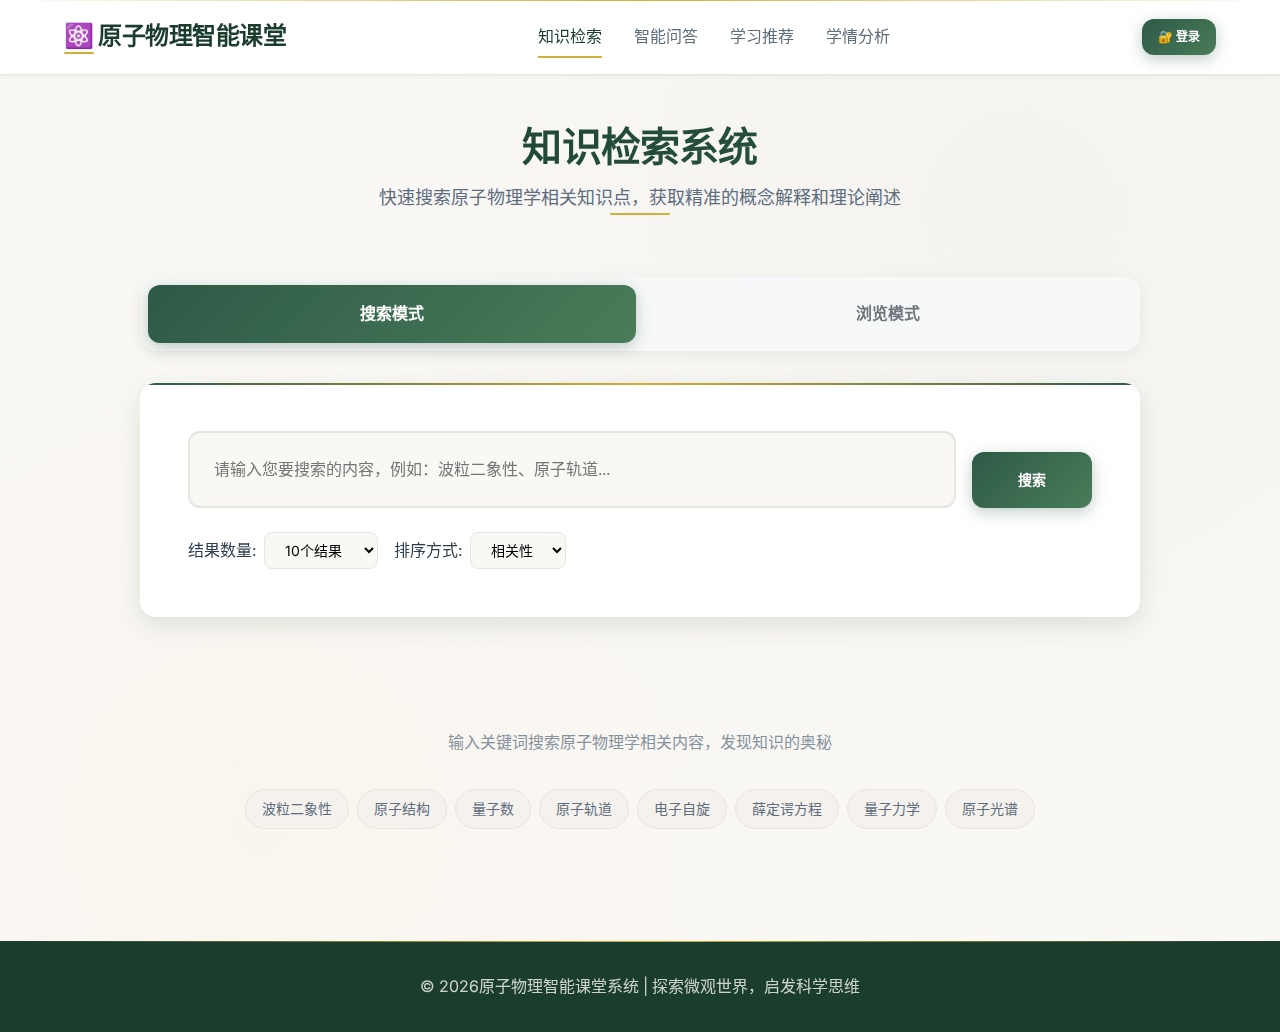
<file: frontend/pages/search.html>
<!DOCTYPE html>
<html lang="zh-CN">
<head>
    <meta charset="UTF-8">
    <meta name="viewport" content="width=device-width, initial-scale=1.0">
    <title>知识检索 - 原子物理智能课堂系统</title>
    <link rel="stylesheet" href="../assets/css/base.css">
    <link rel="stylesheet" href="../assets/css/layout.css">
    <link rel="stylesheet" href="../assets/css/components.css">
    <link rel="icon" href="data:image/svg+xml,<svg xmlns='http://www.w3.org/2000/svg' viewBox='0 0 100 100'><text y='.9em' font-size='90'>⚛️</text></svg>">
    <style>
        /* 搜索页面特定样式 */
        .search-container {
            max-width: 1000px;
            margin: 0 auto;
        }

        .search-box {
            background: var(--bg-card);
            border-radius: var(--radius-xl);
            padding: var(--space-2xl);
            box-shadow: var(--shadow-lg);
            margin-bottom: var(--space-2xl);
            position: relative;
            overflow: hidden;
        }

        .search-box::before {
            content: '';
            position: absolute;
            top: 0;
            left: 0;
            right: 0;
            height: 2px;
            background: linear-gradient(90deg, var(--primary-main), var(--accent-gold), var(--primary-main));
        }

        .search-form {
            display: flex;
            gap: var(--space-md);
            align-items: flex-end;
        }

        .search-input-group {
            flex: 1;
        }

        .search-input {
            width: 100%;
            padding: var(--space-lg);
            border: 2px solid var(--border-light);
            border-radius: var(--radius-lg);
            font-size: 1rem;
            transition: all var(--transition-normal);
            background: var(--bg-primary);
        }

        .search-input:focus {
            border-color: var(--accent-gold);
            box-shadow: 0 0 0 3px rgba(212, 175, 55, 0.1);
            background: white;
        }

        .search-button {
            min-width: 120px;
            height: 56px;
            border-radius: var(--radius-lg);
        }

        .search-filters {
            display: flex;
            gap: var(--space-md);
            margin-top: var(--space-lg);
            flex-wrap: wrap;
        }

        .filter-group {
            display: flex;
            align-items: center;
            gap: var(--space-sm);
        }

        .filter-select {
            padding: var(--space-sm) var(--space-md);
            border: 1px solid var(--border-light);
            border-radius: var(--radius-md);
            background: var(--bg-primary);
            font-size: 0.875rem;
        }

        /* 用户区域样式 */
        .user-section {
            display: flex;
            align-items: center;
            gap: 0.75rem;
            padding: 0.6rem 1.2rem;
            background: linear-gradient(135deg, #ffffff 0%, #f8f9fa 100%);
            border: 1px solid rgba(45, 90, 71, 0.1);
            border-radius: 20px;
            transition: all 0.3s cubic-bezier(0.4, 0, 0.2, 1);
            box-shadow: 0 2px 8px rgba(45, 90, 71, 0.08);
        }

        .user-section:hover {
            background: linear-gradient(135deg, #ffffff 0%, #faf8f5 100%);
            border-color: var(--accent-gold);
            transform: translateY(-2px);
            box-shadow: 0 6px 20px rgba(212, 175, 55, 0.15);
        }

        .user-avatar {
            width: 42px;
            height: 42px;
            border-radius: 50%;
            background: linear-gradient(135deg, var(--primary-main) 0%, var(--primary-light) 100%);
            display: flex;
            align-items: center;
            justify-content: center;
            color: white;
            font-weight: 700;
            font-size: 1.3rem;
            box-shadow: 0 3px 10px rgba(45, 90, 71, 0.3);
            transition: all 0.3s ease;
            position: relative;
            overflow: hidden;
        }

        .user-avatar::before {
            content: '';
            position: absolute;
            top: -50%;
            left: -50%;
            width: 200%;
            height: 200%;
            background: linear-gradient(45deg, transparent, rgba(255, 255, 255, 0.3), transparent);
            transform: rotate(45deg);
            transition: all 0.6s;
            opacity: 0;
        }

        .user-section:hover .user-avatar::before {
            opacity: 1;
            transform: rotate(45deg) translate(50%, 50%);
        }

        .user-section:hover .user-avatar {
            transform: scale(1.1);
            box-shadow: 0 5px 15px rgba(45, 90, 71, 0.4);
        }

        .user-info {
            display: flex;
            flex-direction: column;
            gap: 0.3rem;
        }

        .username {
            font-weight: 600;
            color: var(--primary-dark);
            font-size: 0.95rem;
            line-height: 1.2;
        }

        .user-role {
            font-size: 0.8rem;
            color: #6c757d;
            background: linear-gradient(135deg, rgba(45, 90, 71, 0.1) 0%, rgba(45, 90, 71, 0.05) 100%);
            padding: 0.3rem 0.6rem;
            border-radius: 10px;
            font-weight: 500;
            border: 1px solid rgba(45, 90, 71, 0.1);
        }

        .user-section .btn-ghost {
            background: transparent;
            border: 1px solid rgba(45, 90, 71, 0.2);
            color: var(--primary-dark);
            padding: 0.5rem 1.2rem;
            border-radius: 10px;
            font-weight: 500;
            transition: all 0.3s cubic-bezier(0.4, 0, 0.2, 1);
            position: relative;
            overflow: hidden;
        }

        .user-section .btn-ghost::before {
            content: '';
            position: absolute;
            top: 0;
            left: -100%;
            width: 100%;
            height: 100%;
            background: linear-gradient(90deg, transparent, rgba(45, 90, 71, 0.1), transparent);
            transition: left 0.4s;
        }

        .user-section .btn-ghost:hover::before {
            left: 100%;
        }

        .user-section .btn-ghost:hover {
            background: linear-gradient(135deg, var(--primary-main) 0%, var(--primary-light) 100%);
            color: white;
            border-color: transparent;
            transform: translateY(-1px);
            box-shadow: 0 4px 12px rgba(45, 90, 71, 0.3);
        }

        .results-container {
            background: var(--bg-card);
            border-radius: var(--radius-xl);
            box-shadow: var(--shadow-md);
            overflow: hidden;
        }

        .results-header {
            padding: var(--space-xl);
            background: var(--bg-secondary);
            border-bottom: 1px solid var(--border-light);
            display: flex;
            justify-content: space-between;
            align-items: center;
            flex-wrap: wrap;
            gap: var(--space-md);
        }

        .results-count {
            color: var(--text-secondary);
            font-size: 0.875rem;
        }

        .results-actions {
            display: flex;
            align-items: center;
            gap: var(--space-md);
        }

        .results-sort {
            display: flex;
            align-items: center;
            gap: var(--space-sm);
        }

        .pdf-link-btn {
            display: inline-flex;
            align-items: center;
            gap: 0.5rem;
            padding: 0.6rem 1.2rem;
            background: linear-gradient(135deg, var(--accent-gold) 0%, #c9a961 100%);
            color: white;
            border: none;
            border-radius: 8px;
            font-size: 0.875rem;
            font-weight: 600;
            cursor: pointer;
            transition: all 0.3s ease;
            box-shadow: 0 2px 8px rgba(212, 175, 55, 0.3);
        }

        .pdf-link-btn:hover {
            transform: translateY(-2px);
            box-shadow: 0 4px 12px rgba(212, 175, 55, 0.4);
        }

        .pdf-link-btn:active {
            transform: translateY(0);
        }

        .results-list {
            padding: var(--space-lg);
        }

        .result-item {
            padding: var(--space-xl);
            border-bottom: 1px solid var(--border-light);
            transition: all var(--transition-normal);
            position: relative;
        }

        .result-item:last-child {
            border-bottom: none;
        }

        .result-item:hover {
            background: var(--bg-secondary);
            transform: translateX(4px);
        }

        .result-item::before {
            content: '';
            position: absolute;
            left: 0;
            top: 0;
            bottom: 0;
            width: 0;
            background: var(--accent-gold);
            transition: width var(--transition-normal);
        }

        .result-item:hover::before {
            width: 4px;
        }

        .result-title {
            font-family: var(--font-display);
            font-size: 1.25rem;
            font-weight: 600;
            color: var(--primary-dark);
            margin-bottom: var(--space-sm);
            line-height: 1.4;
        }

        .result-snippet {
            color: var(--text-secondary);
            line-height: 1.6;
            margin-bottom: var(--space-md);
        }

        .result-meta {
            display: flex;
            gap: var(--space-lg);
            align-items: center;
            font-size: 0.875rem;
            color: var(--text-muted);
        }

        .result-score {
            background: var(--primary-main);
            color: white;
            padding: var(--space-xs) var(--space-sm);
            border-radius: var(--radius-full);
            font-size: 0.75rem;
            font-weight: 500;
        }

        .result-source {
            display: flex;
            align-items: center;
            gap: var(--space-xs);
        }

        .highlight {
            background: var(--accent-gold);
            color: var(--primary-dark);
            padding: 0.125em 0.25em;
            border-radius: var(--radius-sm);
            font-weight: 500;
        }

        .empty-state {
            text-align: center;
            padding: var(--space-3xl);
            color: var(--text-muted);
        }

        .empty-state-icon {
            font-size: 4rem;
            margin-bottom: var(--space-lg);
            opacity: 0.5;
        }

        .suggested-searches {
            display: flex;
            flex-wrap: wrap;
            gap: var(--space-sm);
            justify-content: center;
            margin-top: var(--space-xl);
        }

        .suggested-search {
            background: var(--bg-secondary);
            border: 1px solid var(--border-light);
            border-radius: var(--radius-full);
            padding: var(--space-sm) var(--space-md);
            font-size: 0.875rem;
            color: var(--text-secondary);
            cursor: pointer;
            transition: all var(--transition-normal);
        }

        .suggested-search:hover {
            background: var(--primary-main);
            color: white;
            border-color: var(--primary-main);
            transform: translateY(-2px);
        }

        .loading-results {
            text-align: center;
            padding: var(--space-3xl);
        }

        .loading-skeleton {
            background: var(--bg-secondary);
            border-radius: var(--radius-md);
            height: 20px;
            margin-bottom: var(--space-md);
            position: relative;
            overflow: hidden;
        }

        .loading-skeleton::before {
            content: '';
            position: absolute;
            top: 0;
            left: -100%;
            width: 100%;
            height: 100%;
            background: linear-gradient(
                90deg,
                transparent,
                rgba(255, 255, 255, 0.4),
                transparent
            );
            animation: shimmer 1.5s infinite;
        }

        .skeleton-title { width: 70%; height: 24px; }
        .skeleton-text { width: 100%; }
        .skeleton-short { width: 40%; }

        /* 模式切换标签 */
        .mode-tabs {
            display: flex;
            gap: 0.5rem;
            margin-bottom: 2rem;
            background: rgba(248, 249, 250, 0.8);
            padding: 0.5rem;
            border-radius: 16px;
            backdrop-filter: blur(10px);
            box-shadow: 0 4px 16px rgba(0, 0, 0, 0.06);
        }

        .mode-tab {
            flex: 1;
            padding: 1rem 2rem;
            border: none;
            background: transparent;
            color: #6c757d;
            font-weight: 600;
            font-size: 1rem;
            cursor: pointer;
            border-radius: 12px;
            transition: all 0.3s cubic-bezier(0.4, 0, 0.2, 1);
        }

        .mode-tab:hover {
            color: #495057;
            background: rgba(255, 255, 255, 0.6);
        }

        .mode-tab.active {
            color: #ffffff;
            background: linear-gradient(135deg, var(--primary-main) 0%, var(--primary-light) 100%);
            box-shadow: 0 4px 15px rgba(45, 90, 71, 0.3);
        }

        .mode-content {
            display: none;
        }

        .mode-content.active {
            display: block;
            animation: fadeInUp 0.5s ease;
        }

        /* 知识点目录样式 */
        .browse-container {
            max-width: 1000px;
            margin: 0 auto;
        }

        .knowledge-catalog {
            background: linear-gradient(135deg, #ffffff 0%, #f8f9fa 100%);
            border-radius: 20px;
            box-shadow: 0 8px 32px rgba(0, 0, 0, 0.08), 0 2px 8px rgba(0, 0, 0, 0.04);
            overflow: hidden;
            border: 1px solid rgba(45, 90, 71, 0.1);
        }

        .catalog-header {
            padding: 2.5rem 2rem;
            background: linear-gradient(135deg, var(--primary-main) 0%, var(--primary-light) 100%);
            color: white;
            position: relative;
            overflow: hidden;
        }

        .catalog-header::before {
            content: '';
            position: absolute;
            top: 0;
            left: 0;
            right: 0;
            bottom: 0;
            background: url("data:image/svg+xml,%3Csvg width='60' height='60' viewBox='0 0 60 60' xmlns='http://www.w3.org/2000/svg'%3E%3Cg fill='%23ffffff' fill-opacity='0.08'%3E%3Ccircle cx='30' cy='30' r='4'/%3E%3Ccircle cx='10' cy='10' r='3'/%3E%3Ccircle cx='50' cy='10' r='3'/%3E%3Ccircle cx='10' cy='50' r='3'/%3E%3Ccircle cx='50' cy='50' r='3'/%3E%3C/g%3E%3C/svg%3E") repeat;
            opacity: 0.6;
        }

        .catalog-header > * {
            position: relative;
            z-index: 1;
        }

        .catalog-header h3 {
            font-size: 1.8rem;
            font-weight: 700;
            margin: 0 0 0.5rem 0;
            text-shadow: 0 2px 4px rgba(0, 0, 0, 0.1);
        }

        .catalog-header p {
            margin: 0;
            opacity: 0.95;
            font-size: 1rem;
        }

        .catalog-chapters {
            padding: 1.5rem;
        }

        .chapter-item {
            margin-bottom: 1rem;
            border-radius: 12px;
            overflow: hidden;
            background: white;
            border: 1px solid rgba(45, 90, 71, 0.1);
            transition: all 0.3s ease;
            cursor: pointer;
        }

        .chapter-item:hover {
            box-shadow: 0 4px 16px rgba(45, 90, 71, 0.15);
            transform: translateY(-2px);
        }

        .chapter-header {
            padding: 1.25rem 1.5rem;
            background: linear-gradient(135deg, #f8f9fa 0%, #e9ecef 100%);
            display: flex;
            align-items: center;
            gap: 1rem;
            transition: all 0.3s ease;
            user-select: none;
        }

        .chapter-item:hover .chapter-header {
            background: linear-gradient(135deg, var(--primary-main) 0%, var(--primary-light) 100%);
            color: white;
        }

        .chapter-icon {
            font-size: 0.875rem;
            display: inline-block;
        }

        .chapter-title {
            flex: 1;
            font-weight: 600;
            font-size: 1.1rem;
        }

        /* 响应式设计 */
        @media (max-width: 768px) {
            .search-form {
                flex-direction: column;
                gap: var(--space-md);
            }
            
            .search-button {
                width: 100%;
            }
            
            .search-filters {
                flex-direction: column;
                gap: var(--space-sm);
            }
            
            .results-header {
                flex-direction: column;
                gap: var(--space-md);
                align-items: flex-start;
            }
            
            .result-meta {
                flex-direction: column;
                gap: var(--space-sm);
                align-items: flex-start;
            }
        }
    </style>
</head>
<body>
    <div class="app-container">
        <!-- 导航栏 -->
        <nav class="navbar">
            <div class="container">
                <div class="nav-brand">
                    <h1><a href="../index.html" style="color: inherit;">⚛️ 原子物理智能课堂</a></h1>
                </div>
                <div class="nav-menu">
                    <a href="search.html" class="nav-link active">知识检索</a>
                    <a href="qa.html" class="nav-link">智能问答</a>
                    <a href="recommend.html" class="nav-link">学习推荐</a>
                    <a href="profile.html" class="nav-link">学情分析</a>
                    <a href="teacher.html" class="nav-link teacher-only" style="display: none;">教师端</a>
                </div>
                <div class="nav-user">
                    <!-- 未登录状态 -->
                    <div id="login-section" class="login-section">
                        <button id="login-btn" class="btn btn-primary btn-sm">🔐 登录</button>
                    </div>
                    
                    <!-- 已登录状态 -->
                    <div id="user-section" class="user-section" style="display: none;">
                        <div class="user-avatar" id="user-avatar">
                            <span id="avatar-text">U</span>
                        </div>
                        <div class="user-info">
                            <span id="username" class="username">用户名</span>
                            <span id="user-role" class="user-role">学生</span>
                        </div>
                        <button id="logout-btn" class="btn btn-ghost btn-sm">退出</button>
                    </div>
                </div>
            </div>
        </nav>

        <!-- 主要内容区域 -->
        <main class="main-content">
            <div class="container">
                <div class="page-header">
                    <h1 class="page-title">知识检索系统</h1>
                    <p class="page-subtitle">快速搜索原子物理学相关知识点，获取精准的概念解释和理论阐述</p>
                </div>

                <div class="search-container">
                    <!-- 模式切换标签 -->
                    <div class="mode-tabs">
                        <button class="mode-tab active" data-mode="search">搜索模式</button>
                        <button class="mode-tab" data-mode="browse">浏览模式</button>
                    </div>

                    <!-- 搜索模式 -->
                    <div id="search-mode" class="mode-content active">
                        <!-- 搜索框 -->
                        <div class="search-box">
                        <form id="search-form" class="search-form">
                            <div class="search-input-group">
                                <input type="text" id="search-input" class="search-input" 
                                       placeholder="请输入您要搜索的内容，例如：波粒二象性、原子轨道..." 
                                       required>
                            </div>
                            <button type="submit" class="btn btn-primary search-button">
                                <span class="search-text">搜索</span>
                                <span class="loading" style="display: none;"></span>
                            </button>
                        </form>
                        
                        <div class="search-filters">
                            <div class="filter-group">
                                <label for="top-k">结果数量:</label>
                                <select id="top-k" class="filter-select">
                                    <option value="5">5个结果</option>
                                    <option value="10" selected>10个结果</option>
                                    <option value="20">20个结果</option>
                                    <option value="50">50个结果</option>
                                </select>
                            </div>
                            <div class="filter-group">
                                <label for="sort-by">排序方式:</label>
                                <select id="sort-by" class="filter-select">
                                    <option value="relevance" selected>相关性</option>
                                    <option value="date">时间</option>
                                    <option value="score">评分</option>
                                </select>
                            </div>
                        </div>
                    </div>

                    <!-- 搜索结果 -->
                    <div class="results-container" id="results-container" style="display: none;">
                        <div class="results-header">
                            <div class="results-count" id="results-count">
                                找到 0 个相关结果
                            </div>
                            <div class="results-actions">
                                <button id="related-pdf-btn" class="pdf-link-btn" style="display: none;" onclick="openRelatedPDF()">
                                    📄 查看相关教案
                                </button>
                                <div class="results-sort">
                                    <span>搜索用时: <span id="search-time">0</span>ms</span>
                                </div>
                            </div>
                        </div>
                        <div class="results-list" id="results-list">
                            <!-- 搜索结果将在这里显示 -->
                        </div>
                    </div>

                    <!-- 空状态 -->
                    <div class="empty-state" id="empty-state">
                        <p>输入关键词搜索原子物理学相关内容，发现知识的奥秘</p>
                        <div class="suggested-searches">
                            <span class="suggested-search" onclick="performSearch('波粒二象性')">波粒二象性</span>
                            <span class="suggested-search" onclick="performSearch('原子结构')">原子结构</span>
                            <span class="suggested-search" onclick="performSearch('量子数')">量子数</span>
                            <span class="suggested-search" onclick="performSearch('原子轨道')">原子轨道</span>
                            <span class="suggested-search" onclick="performSearch('电子自旋')">电子自旋</span>
                            <span class="suggested-search" onclick="performSearch('薛定谔方程')">薛定谔方程</span>
                            <span class="suggested-search" onclick="performSearch('量子力学')">量子力学</span>
                            <span class="suggested-search" onclick="performSearch('原子光谱')">原子光谱</span>
                        </div>
                    </div>

                    <!-- 加载状态 -->
                    <div class="loading-results" id="loading-results" style="display: none;">
                        <div class="loading-spinner"></div>
                        <p class="loading-text">正在搜索知识库...</p>
                        
                        <!-- 骨架屏 -->
                        <div style="margin-top: 2rem;">
                            <div class="loading-skeleton skeleton-title"></div>
                            <div class="loading-skeleton skeleton-text"></div>
                            <div class="loading-skeleton skeleton-short"></div>
                            <br>
                            <div class="loading-skeleton skeleton-title"></div>
                            <div class="loading-skeleton skeleton-text"></div>
                            <div class="loading-skeleton skeleton-short"></div>
                        </div>
                    </div>
                </div>

                <!-- 浏览模式 -->
                <div id="browse-mode" class="mode-content">
                    <div class="browse-container">
                        <!-- 知识点目录 -->
                        <div class="knowledge-catalog">
                            <div class="catalog-header">
                                <h3 style="color: white;">原子物理学知识体系</h3>
                                <p>按章节浏览所有知识点</p>
                            </div>
                            
                            <div class="catalog-chapters">
                                <!-- 第1章 -->
                                <div class="chapter-item" onclick="viewChapter('第1章 原子的基本状况')">
                                    <div class="chapter-header">
                                        <span class="chapter-icon">▶</span>
                                        <span class="chapter-title">第1章 原子的基本状况</span>
                                    </div>
                                </div>

                                <!-- 第2章 -->
                                <div class="chapter-item" onclick="viewChapter('第2章 原子的能级和辐射')">
                                    <div class="chapter-header">
                                        <span class="chapter-icon">▶</span>
                                        <span class="chapter-title">第2章 原子的能级和辐射</span>
                                    </div>
                                </div>

                                <!-- 第3章 -->
                                <div class="chapter-item" onclick="viewChapter('第3章 量子力学初步')">
                                    <div class="chapter-header">
                                        <span class="chapter-icon">▶</span>
                                        <span class="chapter-title">第3章 量子力学初步</span>
                                    </div>
                                </div>

                                <!-- 第4章 -->
                                <div class="chapter-item" onclick="viewChapter('第4章 碱金属原子和电子自旋')">
                                    <div class="chapter-header">
                                        <span class="chapter-icon">▶</span>
                                        <span class="chapter-title">第4章 碱金属原子和电子自旋</span>
                                    </div>
                                </div>

                                <!-- 第5章 -->
                                <div class="chapter-item" onclick="viewChapter('第5章 多电子原子')">
                                    <div class="chapter-header">
                                        <span class="chapter-icon">▶</span>
                                        <span class="chapter-title">第5章 多电子原子</span>
                                    </div>
                                </div>

                                <!-- 第6章 -->
                                <div class="chapter-item" onclick="viewChapter('第6章 外场中的原子')">
                                    <div class="chapter-header">
                                        <span class="chapter-icon">▶</span>
                                        <span class="chapter-title">第6章 外场中的原子</span>
                                    </div>
                                </div>

                                <!-- 第8章 -->
                                <div class="chapter-item" onclick="viewChapter('第8章 X射线')">
                                    <div class="chapter-header">
                                        <span class="chapter-icon">▶</span>
                                        <span class="chapter-title">第8章 X射线</span>
                                    </div>
                                </div>

                                <!-- 第10章 -->
                                <div class="chapter-item" onclick="viewChapter('第10章 原子核')">
                                    <div class="chapter-header">
                                        <span class="chapter-icon">▶</span>
                                        <span class="chapter-title">第10章 原子核</span>
                                    </div>
                                </div>
                            </div>
                        </div>
                    </div>
                </div>
            </div>
        </main>

        <!-- 页脚 -->
        <footer class="footer">
            <div class="container">
                <p>&copy; 2026原子物理智能课堂系统 | 探索微观世界，启发科学思维</p>
            </div>
        </footer>
    </div>

    <!-- 加载脚本 -->
    <script src="../assets/js/utils.js?v=4"></script>
    <script src="../assets/js/api.js?v=4"></script>
    <script src="../assets/js/modals.js?v=4"></script>
    <script src="../assets/js/auth.js?v=4"></script>
    <script src="../assets/js/event.js?v=4"></script>

    <script>
        let currentCourseId = 1; // 默认课程ID
        let searchStartTime = 0;

        // 页面初始化
        document.addEventListener('DOMContentLoaded', function() {
            initAuth();
            recordEvent('view_search', {});
            
            // 绑定模式切换
            document.querySelectorAll('.mode-tab').forEach(tab => {
                tab.addEventListener('click', function() {
                    switchMode(this.dataset.mode);
                });
            });
            
            // 检查URL参数中是否有搜索查询
            const urlParams = getUrlParams();
            if (urlParams.q) {
                document.getElementById('search-input').value = urlParams.q;
                performSearch(urlParams.q);
            }
            
            // 检查localStorage中是否有搜索查询
            const savedQuery = localStorage.getItem('searchQuery');
            if (savedQuery && !urlParams.q) {
                document.getElementById('search-input').value = savedQuery;
                performSearch(savedQuery);
                localStorage.removeItem('searchQuery');
            }
        });

        // 切换模式
        function switchMode(mode) {
            // 更新标签状态
            document.querySelectorAll('.mode-tab').forEach(tab => {
                tab.classList.remove('active');
            });
            document.querySelector(`[data-mode="${mode}"]`).classList.add('active');
            
            // 更新内容显示
            document.querySelectorAll('.mode-content').forEach(content => {
                content.classList.remove('active');
            });
            document.getElementById(`${mode}-mode`).classList.add('active');
            
            // 记录事件
            recordEvent('switch_search_mode', { mode: mode });
        }

        // 全局变量存储当前相关的PDF
        let currentRelatedPDF = null;

        // 检测最相关的PDF文档
        function detectRelatedPDF(hits) {
            const pdfBtn = document.getElementById('related-pdf-btn');
            
            if (!hits || hits.length === 0) {
                pdfBtn.style.display = 'none';
                return;
            }

            // 章节关键词映射
            const chapterKeywords = {
                '第1章 原子的基本状况': ['原子', '基本', '状况', '组成', '电子云', '原子核'],
                '第2章 原子的能级和辐射': ['能级', '辐射', '光谱', '玻尔', '氢原子'],
                '第3章 量子力学初步': ['量子', '波粒二象性', '德布罗意', '薛定谔', '波函数', '不确定性'],
                '第4章 碱金属原子和电子自旋': ['碱金属', '电子自旋', '自旋量子数'],
                '第5章 多电子原子': ['多电子', '泡利', '电子组态', '洪特'],
                '第6章 外场中的原子': ['外场', '塞曼', '斯塔克', '磁场'],
                '第8章 X射线': ['X射线', '康普顿'],
                '第10章 原子核': ['原子核', '核力', '放射性', '核反应']
            };

            const chapterPdfMap = {
                '第1章 原子的基本状况': '第1章 原子的基本状况-含注释.pdf',
                '第2章 原子的能级和辐射': '第2章 原子的能级和辐射-含注释.pdf',
                '第3章 量子力学初步': '第3章 量子力学初步-含注释.pdf',
                '第4章 碱金属原子和电子自旋': '第4章 碱金属原子和电子自旋-含注释.pdf',
                '第5章 多电子原子': '第5章 多电子原子-含注释.pdf',
                '第6章 外场中的原子': '第6章 外场中的原子-含注释.pdf',
                '第8章 X射线': '第8章 X射线-含注释.pdf',
                '第10章 原子核': '第10章 原子核-含注释.pdf'
            };

            // 获取搜索结果的文本内容
            const resultText = hits.map(hit => hit.snippet).join(' ');

            // 计算每个章节的匹配分数
            let bestMatch = null;
            let bestScore = 0;

            for (const [chapter, keywords] of Object.entries(chapterKeywords)) {
                let score = 0;
                keywords.forEach(keyword => {
                    const regex = new RegExp(keyword, 'gi');
                    const matches = resultText.match(regex);
                    if (matches) {
                        score += matches.length;
                    }
                });

                if (score > bestScore) {
                    bestScore = score;
                    bestMatch = chapter;
                }
            }

            // 如果找到匹配的章节，显示按钮
            if (bestMatch && bestScore > 0) {
                currentRelatedPDF = {
                    chapter: bestMatch,
                    filename: chapterPdfMap[bestMatch]
                };
                pdfBtn.style.display = 'inline-flex';
            } else {
                pdfBtn.style.display = 'none';
            }
        }

        // 打开相关PDF
        function openRelatedPDF() {
            if (!currentRelatedPDF) {
                alert('未找到相关的PDF文档');
                return;
            }

            const pdfPath = `http://localhost:8000/materials/${encodeURIComponent(currentRelatedPDF.filename)}`;
            window.open(pdfPath, '_blank');
            
            // 记录事件
            recordEvent('view_related_pdf', { 
                chapter: currentRelatedPDF.chapter, 
                pdf: currentRelatedPDF.filename 
            });
        }

        // 查看章节完整内容
        function viewChapter(chapterTitle) {
            // 章节标题到PDF文件名的映射
            const chapterPdfMap = {
                '第1章 原子的基本状况': '第1章 原子的基本状况-含注释.pdf',
                '第2章 原子的能级和辐射': '第2章 原子的能级和辐射-含注释.pdf',
                '第3章 量子力学初步': '第3章 量子力学初步-含注释.pdf',
                '第4章 碱金属原子和电子自旋': '第4章 碱金属原子和电子自旋-含注释.pdf',
                '第5章 多电子原子': '第5章 多电子原子-含注释.pdf',
                '第6章 外场中的原子': '第6章 外场中的原子-含注释.pdf',
                '第8章 X射线': '第8章 X射线-含注释.pdf',
                '第10章 原子核': '第10章 原子核-含注释.pdf'
            };
            
            const pdfFileName = chapterPdfMap[chapterTitle];
            if (pdfFileName) {
                // 通过后端API访问PDF文件
                const pdfPath = `http://localhost:8000/materials/${encodeURIComponent(pdfFileName)}`;
                
                // 在新窗口打开PDF
                window.open(pdfPath, '_blank');
                
                // 记录事件
                recordEvent('view_chapter_pdf', { chapter: chapterTitle, pdf: pdfFileName });
            } else {
                console.error('未找到对应的PDF文件:', chapterTitle);
                alert('抱歉，未找到该章节的PDF文件');
            }
        }

        // 搜索表单提交
        document.getElementById('search-form').addEventListener('submit', function(e) {
            e.preventDefault();
            
            const query = document.getElementById('search-input').value.trim();
            if (!query) return;
            
            performSearch(query);
        });

        // 执行搜索
        async function performSearch(query) {
            const searchInput = document.getElementById('search-input');
            const emptyState = document.getElementById('empty-state');
            const loadingResults = document.getElementById('loading-results');
            const resultsContainer = document.getElementById('results-container');
            
            // 更新输入框
            searchInput.value = query;
            
            // 更新URL
            setUrlParam('q', query);
            
            // 显示加载状态
            emptyState.style.display = 'none';
            resultsContainer.style.display = 'none';
            loadingResults.style.display = 'block';
            
            searchStartTime = Date.now();
            
            try {
                const topK = parseInt(document.getElementById('top-k').value);
                const response = await kbAPI.searchKnowledge(query, currentCourseId, topK);
                
                console.log('API response:', response);
                console.log('Response hits:', response.hits);
                console.log('Hits length:', response.hits ? response.hits.length : 'undefined');
                
                const searchTime = Date.now() - searchStartTime;
                displayResults(response.hits, query, searchTime);
                
                // 记录搜索事件
                recordEvent('search_knowledge', {
                    query: query,
                    results_count: response.hits.length,
                    search_time: searchTime
                });
                
            } catch (error) {
                console.error('Search error:', error);
                loadingResults.style.display = 'none';
                showNoResults(query);
                handleAPIError(error, '知识检索');
            }
        }

        // 显示搜索结果
        function displayResults(hits, query, searchTime) {
            console.log('displayResults called with hits:', hits, 'query:', query, 'searchTime:', searchTime);
            
            const loadingResults = document.getElementById('loading-results');
            const resultsContainer = document.getElementById('results-container');
            const resultsCount = document.getElementById('results-count');
            const searchTimeSpan = document.getElementById('search-time');
            const resultsList = document.getElementById('results-list');
            const pdfBtn = document.getElementById('related-pdf-btn');
            
            loadingResults.style.display = 'none';
            
            if (!hits || hits.length === 0) {
                console.log('No hits to display');
                showNoResults(query);
                return;
            }
            
            console.log('Displaying', hits.length, 'results');
            
            // 更新结果统计
            resultsCount.textContent = `找到 ${hits.length} 个相关结果`;
            searchTimeSpan.textContent = searchTime;
            
            // 检测最相关的PDF文档
            detectRelatedPDF(hits);
            
            // 清空结果列表
            resultsList.innerHTML = '';
            
            // 添加结果项
            hits.forEach((hit, index) => {
                console.log('Creating result item for hit', index, hit);
                const resultItem = createResultItem(hit, query, index);
                resultsList.appendChild(resultItem);
            });
            
            console.log('Setting results container to visible');
            resultsContainer.style.display = 'block';
            
            // 添加动画效果
            const items = resultsList.querySelectorAll('.result-item');
            items.forEach((item, index) => {
                item.style.opacity = '0';
                item.style.transform = 'translateY(20px)';
                setTimeout(() => {
                    item.style.transition = 'all 0.4s ease-out';
                    item.style.opacity = '1';
                    item.style.transform = 'translateY(0)';
                }, index * 100);
            });
        }

        // 创建结果项
        function createResultItem(hit, query, index) {
            const item = document.createElement('div');
            item.className = 'result-item';
            
            // 高亮搜索关键词
            const highlightedSnippet = highlightKeywords(hit.snippet, query);
            const highlightedTitle = highlightKeywords(`文档片段 ${index + 1}`, query);
            
            // 计算相似度百分比
            const similarityPercent = Math.round(hit.score * 100);
            
            item.innerHTML = `
                <div class="result-title">${highlightedTitle}</div>
                <div class="result-snippet">${highlightedSnippet}</div>
                <div class="result-meta">
                    <div class="result-score">${similarityPercent}% 匹配</div>
                    <div class="result-source">
                        <span>文档</span>
                        <span>文档ID: ${hit.document_id}</span>
                    </div>
                    <div class="result-source">
                        <span>片段</span>
                        <span>片段ID: ${hit.chunk_id}</span>
                    </div>
                </div>
            `;
            
            // 添加点击事件
            item.addEventListener('click', function() {
                showResultDetail(hit);
            });
            
            return item;
        }

        // 高亮关键词
        function highlightKeywords(text, query) {
            if (!query) return text;
            
            const keywords = query.split(/\s+/).filter(k => k.length > 0);
            let highlightedText = text;
            
            keywords.forEach(keyword => {
                const regex = new RegExp(`(${keyword})`, 'gi');
                highlightedText = highlightedText.replace(regex, '<span class="highlight">$1</span>');
            });
            
            return highlightedText;
        }

        // 显示无结果状态
        function showNoResults(query) {
            const resultsContainer = document.getElementById('results-container');
            const resultsList = document.getElementById('results-list');
            const resultsCount = document.getElementById('results-count');
            
            resultsCount.textContent = '未找到相关结果';
            resultsList.innerHTML = `
                <div class="empty-state">
                    <div class="empty-state-icon">无结果</div>
                    <h3>未找到相关内容</h3>
                    <p>没有找到与 "${query}" 相关的内容，请尝试其他关键词</p>
                    <div class="suggested-searches">
                        <span class="suggested-search" onclick="performSearch('波粒二象性')">波粒二象性</span>
                        <span class="suggested-search" onclick="performSearch('原子结构')">原子结构</span>
                        <span class="suggested-search" onclick="performSearch('量子数')">量子数</span>
                        <span class="suggested-search" onclick="performSearch('原子轨道')">原子轨道</span>
                    </div>
                </div>
            `;
            
            resultsContainer.style.display = 'block';
        }

        // 显示结果详情
        async function showResultDetail(hit) {
            // 创建加载中的模态框
            const modal = document.createElement('div');
            modal.className = 'modal show';
            modal.innerHTML = `
                <div class="modal-content" style="max-width: 900px;">
                    <div class="modal-header">
                        <h2 class="modal-title">📄 文档内容</h2>
                        <button class="close" onclick="this.closest('.modal').remove()">&times;</button>
                    </div>
                    <div class="modal-body" style="max-height: 70vh; overflow-y: auto;">
                        <div class="loading-placeholder">正在加载完整文档...</div>
                    </div>
                </div>
            `;
            document.body.appendChild(modal);
            
            try {
                // 获取完整文档内容
                const response = await fetch(`${API_BASE_URL}/kb/documents/${hit.document_id}`, {
                    headers: {
                        'Authorization': `Bearer ${localStorage.getItem('access_token')}`
                    }
                });
                
                if (!response.ok) {
                    throw new Error('获取文档失败');
                }
                
                const document = await response.json();
                
                // 更新模态框内容
                const modalBody = modal.querySelector('.modal-body');
                modalBody.innerHTML = `
                    <div style="margin-bottom: 1.5rem; padding-bottom: 1.5rem; border-bottom: 2px solid var(--border-light);">
                        <div style="display: flex; justify-content: space-between; align-items: start; margin-bottom: 1rem;">
                            <div>
                                <h3 style="margin: 0 0 0.5rem 0; color: var(--primary-dark);">${document.filename || '文档'}</h3>
                                <div style="color: var(--text-secondary); font-size: 0.875rem;">
                                    <span>📄 文档ID: ${hit.document_id}</span>
                                    <span style="margin-left: 1rem;">🎯 匹配度: ${Math.round(hit.score * 100)}%</span>
                                </div>
                            </div>
                            <button class="btn btn-secondary btn-sm" onclick="copyToClipboard(\`${document.content?.replace(/`/g, '\\`').replace(/\$/g, '\\$')}\`)">
                                📋 复制全文
                            </button>
                        </div>
                    </div>
                    <div style="background: linear-gradient(135deg, #ffffff 0%, #f8f9fa 100%); padding: 2rem; border-radius: 12px; line-height: 1.8; white-space: pre-wrap; font-family: var(--font-body); color: var(--text-primary); box-shadow: inset 0 2px 8px rgba(0,0,0,0.05);">
                        ${document.content || hit.snippet}
                    </div>
                `;
                
            } catch (error) {
                console.error('获取文档失败:', error);
                // 如果获取失败，显示片段内容
                const modalBody = modal.querySelector('.modal-body');
                modalBody.innerHTML = `
                    <div style="margin-bottom: 1.5rem; padding: 1rem; background: #fff3cd; border-radius: 8px; color: #856404;">
                        ⚠️ 无法获取完整文档，显示片段内容
                    </div>
                    <div style="margin-bottom: 1rem;">
                        <strong>相似度:</strong> ${Math.round(hit.score * 100)}%
                    </div>
                    <div style="margin-bottom: 1rem;">
                        <strong>文档ID:</strong> ${hit.document_id}
                    </div>
                    <div style="margin-bottom: 1rem;">
                        <strong>片段内容:</strong>
                    </div>
                    <div style="background: var(--bg-secondary); padding: 1.5rem; border-radius: var(--radius-md); line-height: 1.8; white-space: pre-wrap;">
                        ${hit.snippet}
                    </div>
                `;
            }
        }
    </script>
</body>
</html>
</file>
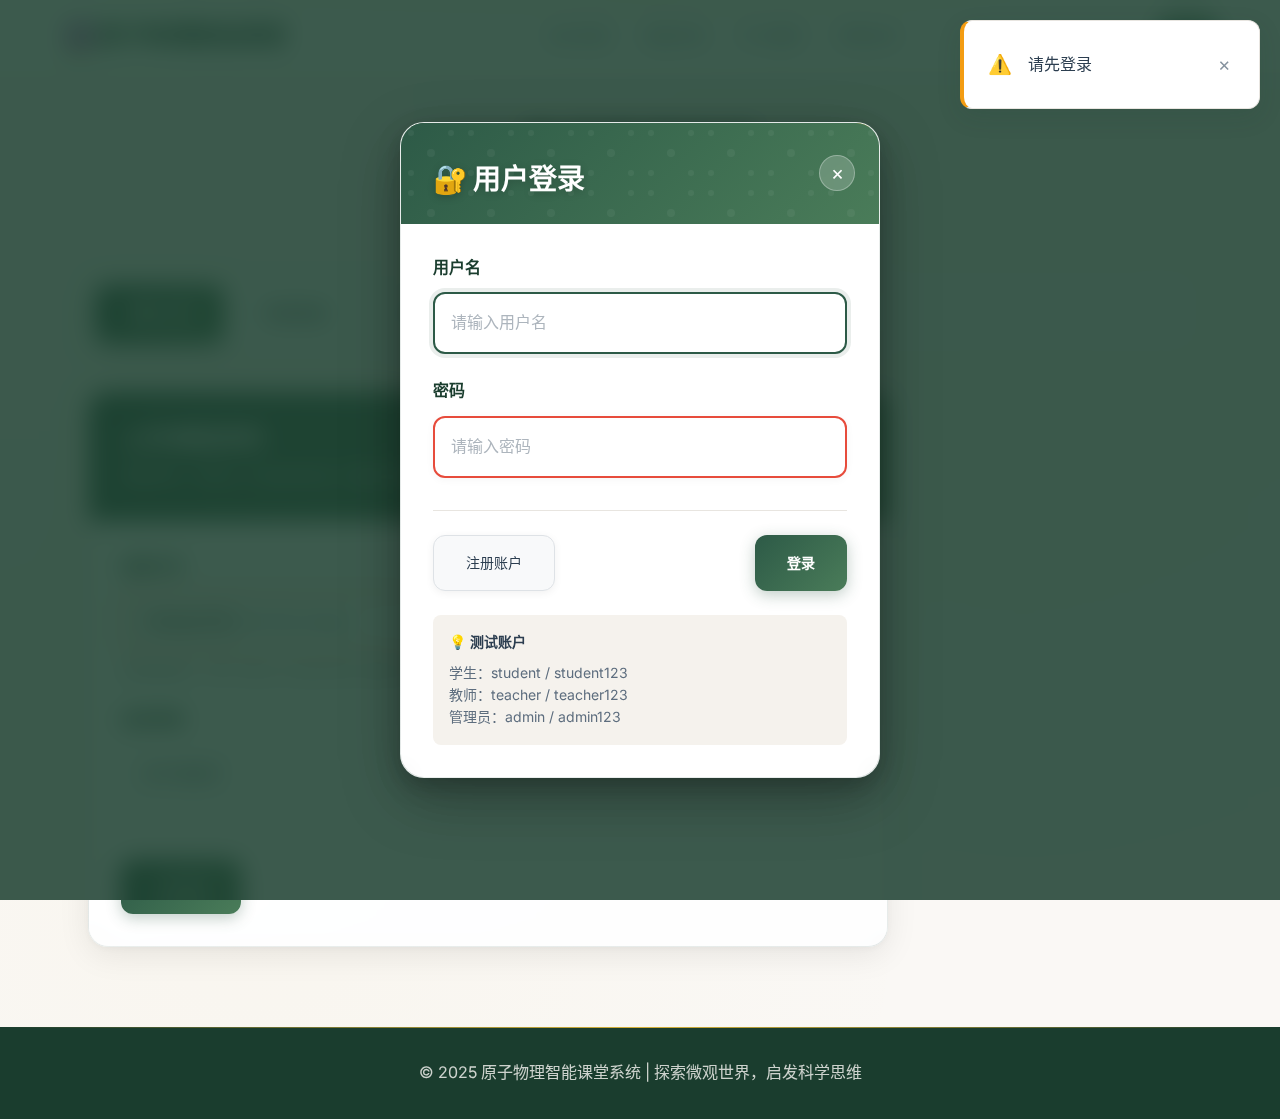
<file: frontend/pages/teacher.html>
<!DOCTYPE html>
<html lang="zh-CN">
<head>
    <meta charset="UTF-8">
    <meta name="viewport" content="width=device-width, initial-scale=1.0">
    <title>教师端 - 原子物理智能课堂</title>
    <link rel="stylesheet" href="../assets/css/base.css">
    <link rel="stylesheet" href="../assets/css/layout.css">
    <link rel="stylesheet" href="../assets/css/components.css">
    <link rel="icon" href="data:image/svg+xml,<svg xmlns='http://www.w3.org/2000/svg' viewBox='0 0 100 100'><text y='.9em' font-size='90'>⚛️</text></svg>">
    <style>
        /* 教师端页面样式 */
        .teacher-container {
            max-width: 1400px;
            margin: 0 auto;
            padding: 0 var(--space-lg);
        }

        /* 用户区域样式 */
        .user-section {
            display: flex;
            align-items: center;
            gap: 0.75rem;
            padding: 0.6rem 1.2rem;
            background: linear-gradient(135deg, #ffffff 0%, #f8f9fa 100%);
            border: 1px solid rgba(45, 90, 71, 0.1);
            border-radius: 20px;
            transition: all 0.3s cubic-bezier(0.4, 0, 0.2, 1);
            box-shadow: 0 2px 8px rgba(45, 90, 71, 0.08);
        }

        .user-section:hover {
            background: linear-gradient(135deg, #ffffff 0%, #faf8f5 100%);
            border-color: var(--accent-gold);
            transform: translateY(-2px);
            box-shadow: 0 6px 20px rgba(212, 175, 55, 0.15);
        }

        .user-avatar {
            width: 42px;
            height: 42px;
            border-radius: 50%;
            background: linear-gradient(135deg, var(--primary-main) 0%, var(--primary-light) 100%);
            display: flex;
            align-items: center;
            justify-content: center;
            color: white;
            font-weight: 700;
            font-size: 1.3rem;
            box-shadow: 0 3px 10px rgba(45, 90, 71, 0.3);
            transition: all 0.3s ease;
            position: relative;
            overflow: hidden;
        }

        .user-avatar::before {
            content: '';
            position: absolute;
            top: -50%;
            left: -50%;
            width: 200%;
            height: 200%;
            background: linear-gradient(45deg, transparent, rgba(255, 255, 255, 0.3), transparent);
            transform: rotate(45deg);
            transition: all 0.6s;
            opacity: 0;
        }

        .user-section:hover .user-avatar::before {
            opacity: 1;
            transform: rotate(45deg) translate(50%, 50%);
        }

        .user-section:hover .user-avatar {
            transform: scale(1.1);
            box-shadow: 0 5px 15px rgba(45, 90, 71, 0.4);
        }

        .user-info {
            display: flex;
            flex-direction: column;
            gap: 0.3rem;
        }

        .username {
            font-weight: 600;
            color: var(--primary-dark);
            font-size: 0.95rem;
            line-height: 1.2;
        }

        .user-role {
            font-size: 0.8rem;
            color: #6c757d;
            background: linear-gradient(135deg, rgba(45, 90, 71, 0.1) 0%, rgba(45, 90, 71, 0.05) 100%);
            padding: 0.3rem 0.6rem;
            border-radius: 10px;
            font-weight: 500;
            border: 1px solid rgba(45, 90, 71, 0.1);
        }

        .user-section .btn-ghost {
            background: transparent;
            border: 1px solid rgba(45, 90, 71, 0.2);
            color: var(--primary-dark);
            padding: 0.5rem 1.2rem;
            border-radius: 10px;
            font-weight: 500;
            transition: all 0.3s cubic-bezier(0.4, 0, 0.2, 1);
            position: relative;
            overflow: hidden;
        }

        .user-section .btn-ghost::before {
            content: '';
            position: absolute;
            top: 0;
            left: -100%;
            width: 100%;
            height: 100%;
            background: linear-gradient(90deg, transparent, rgba(45, 90, 71, 0.1), transparent);
            transition: left 0.4s;
        }

        .user-section .btn-ghost:hover::before {
            left: 100%;
        }

        .user-section .btn-ghost:hover {
            background: linear-gradient(135deg, var(--primary-main) 0%, var(--primary-light) 100%);
            color: white;
            border-color: transparent;
            transform: translateY(-1px);
            box-shadow: 0 4px 12px rgba(45, 90, 71, 0.3);
        }

        /* 标签页样式 */
        .tabs {
            display: flex;
            gap: 0.5rem;
            margin-bottom: 2.5rem;
            background: rgba(248, 249, 250, 0.8);
            padding: 0.5rem;
            border-radius: 16px;
            backdrop-filter: blur(10px);
            box-shadow: 0 4px 16px rgba(0, 0, 0, 0.06);
        }

        .tab-btn {
            padding: 1rem 2rem;
            border: none;
            background: transparent;
            color: #6c757d;
            font-weight: 600;
            font-size: 1rem;
            cursor: pointer;
            border-radius: 12px;
            transition: all 0.3s cubic-bezier(0.4, 0, 0.2, 1);
            position: relative;
        }

        .tab-btn:hover {
            color: #495057;
            background: rgba(255, 255, 255, 0.6);
        }

        .tab-btn.active {
            color: #ffffff;
            background: linear-gradient(135deg, var(--primary-main) 0%, var(--primary-light) 100%);
            box-shadow: 0 4px 15px rgba(45, 90, 71, 0.3);
        }

        .tab-content {
            display: none;
            animation: fadeInUp 0.5s ease;
        }

        .tab-content.active {
            display: block;
        }

        @keyframes fadeInUp {
            from {
                opacity: 0;
                transform: translateY(20px);
            }
            to {
                opacity: 1;
                transform: translateY(0);
            }
        }

        /* 卡片样式 */
        .card {
            background: linear-gradient(135deg, #ffffff 0%, #f8f9fa 100%);
            border-radius: 20px;
            box-shadow: 0 8px 32px rgba(0, 0, 0, 0.08), 0 2px 8px rgba(0, 0, 0, 0.04);
            overflow: hidden;
            position: relative;
            border: 1px solid rgba(45, 90, 71, 0.1);
            transition: all 0.3s ease;
            margin-bottom: 2rem;
        }

        .card:hover {
            transform: translateY(-4px);
            box-shadow: 0 12px 40px rgba(0, 0, 0, 0.12), 0 4px 12px rgba(0, 0, 0, 0.08);
        }

        .card::before {
            content: '';
            position: absolute;
            top: 0;
            left: 0;
            right: 0;
            height: 3px;
            background: linear-gradient(90deg, var(--primary-dark) 0%, var(--primary-main) 25%, var(--accent-gold) 50%, var(--primary-light) 75%, var(--primary-dark) 100%);
        }

        .card-header {
            padding: 2rem;
            background: linear-gradient(135deg, var(--primary-main) 0%, var(--primary-light) 100%);
            color: white;
            position: relative;
            overflow: hidden;
            display: flex;
            justify-content: space-between;
            align-items: center;
        }

        .card-header::before {
            content: '';
            position: absolute;
            top: 0;
            left: 0;
            right: 0;
            bottom: 0;
            background: url("data:image/svg+xml,%3Csvg width='60' height='60' viewBox='0 0 60 60' xmlns='http://www.w3.org/2000/svg'%3E%3Cg fill='%23ffffff' fill-opacity='0.08'%3E%3Ccircle cx='30' cy='30' r='4'/%3E%3Ccircle cx='10' cy='10' r='3'/%3E%3Ccircle cx='50' cy='10' r='3'/%3E%3Ccircle cx='10' cy='50' r='3'/%3E%3Ccircle cx='50' cy='50' r='3'/%3E%3C/g%3E%3C/svg%3E") repeat;
            opacity: 0.6;
        }

        .card-header > * {
            position: relative;
            z-index: 1;
        }

        .card-header h3 {
            font-size: 1.5rem;
            font-weight: 700;
            margin: 0 0 0.5rem 0;
            text-shadow: 0 2px 4px rgba(0, 0, 0, 0.1);
            color: white;
        }

        .card-header p {
            margin: 0;
            opacity: 0.95;
            font-size: 0.95rem;
            color: white;
        }

        .card-body {
            padding: 2rem;
            background: rgba(255, 255, 255, 0.8);
            backdrop-filter: blur(10px);
        }

        /* 统计卡片 */
        .stats-grid {
            display: grid;
            grid-template-columns: repeat(auto-fit, minmax(250px, 1fr));
            gap: 1.5rem;
            margin-bottom: 2.5rem;
        }

        .stat-card {
            background: linear-gradient(135deg, #ffffff 0%, #f8f9fa 100%);
            padding: 2rem;
            border-radius: 16px;
            box-shadow: 0 4px 20px rgba(0, 0, 0, 0.08);
            display: flex;
            align-items: center;
            gap: 1.5rem;
            border: 1px solid rgba(45, 90, 71, 0.1);
            transition: all 0.3s ease;
            position: relative;
            overflow: hidden;
        }

        .stat-card::before {
            content: '';
            position: absolute;
            top: 0;
            left: 0;
            width: 4px;
            height: 100%;
            background: linear-gradient(180deg, var(--primary-main) 0%, var(--primary-light) 100%);
        }

        .stat-card:hover {
            transform: translateY(-4px);
            box-shadow: 0 8px 30px rgba(45, 90, 71, 0.15);
        }

        .stat-icon {
            font-size: 3rem;
            width: 70px;
            height: 70px;
            display: flex;
            align-items: center;
            justify-content: center;
            background: linear-gradient(135deg, rgba(45, 90, 71, 0.1) 0%, rgba(45, 90, 71, 0.05) 100%);
            border-radius: 16px;
        }

        .stat-info {
            flex: 1;
        }

        .stat-number {
            font-size: 2rem;
            font-weight: 700;
            color: var(--primary-dark);
            margin-bottom: 0.25rem;
        }

        .stat-label {
            color: #6c757d;
            font-size: 0.95rem;
            font-weight: 500;
        }

        /* 上传区域 */
        .upload-section {
            max-width: 800px;
        }

        .form-group {
            margin-bottom: 1.5rem;
        }

        .form-group label {
            display: block;
            font-weight: 600;
            color: var(--primary-dark);
            margin-bottom: 0.75rem;
            font-size: 1rem;
        }

        .form-control {
            width: 100%;
            padding: 1rem;
            border: 2px solid #e9ecef;
            border-radius: 12px;
            font-size: 1rem;
            transition: all 0.3s ease;
            background: #ffffff;
        }

        .form-control:focus {
            outline: none;
            border-color: var(--primary-main);
            box-shadow: 0 0 0 4px rgba(45, 90, 71, 0.1);
        }

        .form-text {
            display: block;
            margin-top: 0.5rem;
            color: #6c757d;
            font-size: 0.875rem;
        }

        .form-actions {
            margin-top: 2rem;
        }

        /* 进度显示 */
        .progress-item {
            display: flex;
            justify-content: space-between;
            align-items: center;
            padding: 1rem 0;
            border-bottom: 1px solid rgba(45, 90, 71, 0.1);
        }

        .progress-item:last-of-type {
            border-bottom: none;
        }

        .progress-item span:first-child {
            font-weight: 500;
            color: var(--primary-dark);
        }

        .status-pending { 
            color: #6c757d;
            font-weight: 500;
        }
        .status-processing { 
            color: #007bff;
            font-weight: 600;
            animation: pulse 1.5s infinite;
        }
        .status-success { 
            color: #28a745;
            font-weight: 600;
        }
        .status-error { 
            color: #dc3545;
            font-weight: 600;
        }

        @keyframes pulse {
            0%, 100% { opacity: 1; }
            50% { opacity: 0.6; }
        }

        .progress-bar {
            width: 100%;
            height: 12px;
            background: #e9ecef;
            border-radius: 6px;
            margin: 1.5rem 0 1rem 0;
            overflow: hidden;
            box-shadow: inset 0 2px 4px rgba(0, 0, 0, 0.1);
        }

        .progress-fill {
            height: 100%;
            background: linear-gradient(90deg, var(--primary-main) 0%, var(--primary-light) 100%);
            transition: width 0.5s ease;
            box-shadow: 0 2px 8px rgba(45, 90, 71, 0.3);
        }

        .progress-text {
            text-align: center;
            font-weight: 600;
            font-size: 1.1rem;
            color: var(--primary-main);
        }

        /* 预警列表 */
        .alert-item {
            display: flex;
            justify-content: space-between;
            align-items: center;
            padding: 1.25rem;
            border-radius: 12px;
            margin-bottom: 1rem;
            border-left: 4px solid;
            transition: all 0.3s ease;
        }

        .alert-item:hover {
            transform: translateX(4px);
            box-shadow: 0 4px 12px rgba(0, 0, 0, 0.1);
        }

        .alert-low { 
            background: linear-gradient(135deg, #d1ecf1 0%, #bee5eb 100%);
            border-left-color: #17a2b8; 
        }

        .alert-medium { 
            background: linear-gradient(135deg, #fff3cd 0%, #ffeaa7 100%);
            border-left-color: #ffc107; 
        }

        .alert-high { 
            background: linear-gradient(135deg, #f8d7da 0%, #f5c6cb 100%);
            border-left-color: #dc3545; 
        }

        .alert-user {
            font-weight: 600;
            margin-bottom: 0.5rem;
            color: var(--primary-dark);
        }

        .alert-reason {
            color: #495057;
            font-size: 0.95rem;
        }

        .alert-level {
            font-weight: 600;
            padding: 0.5rem 1rem;
            border-radius: 20px;
            font-size: 0.875rem;
            background: rgba(255, 255, 255, 0.8);
        }

        /* 图表 */
        .chart-bar-item {
            margin-bottom: 1.5rem;
        }

        .bar-label {
            font-weight: 600;
            margin-bottom: 0.75rem;
            color: var(--primary-dark);
            font-size: 1rem;
        }

        .bar-container {
            position: relative;
            background: #e9ecef;
            height: 32px;
            border-radius: 16px;
            overflow: hidden;
            box-shadow: inset 0 2px 4px rgba(0, 0, 0, 0.1);
        }

        .bar-fill {
            height: 100%;
            background: linear-gradient(90deg, var(--primary-main) 0%, var(--primary-light) 100%);
            transition: width 0.8s cubic-bezier(0.4, 0, 0.2, 1);
            box-shadow: 0 2px 8px rgba(45, 90, 71, 0.3);
        }

        .bar-value {
            position: absolute;
            right: 12px;
            top: 50%;
            transform: translateY(-50%);
            font-size: 0.875rem;
            font-weight: 600;
            color: #495057;
        }

        /* 空状态 */
        .empty-message {
            text-align: center;
            color: #6c757d;
            padding: 3rem 2rem;
            font-size: 1rem;
        }

        .empty-message p {
            margin: 0.5rem 0;
        }

        .loading-placeholder {
            text-align: center;
            color: #6c757d;
            padding: 2rem;
            font-size: 1rem;
        }

        /* 响应式 */
        @media (max-width: 768px) {
            .tabs {
                flex-wrap: wrap;
            }

            .tab-btn {
                flex: 1;
                min-width: 120px;
                padding: 0.75rem 1rem;
                font-size: 0.9rem;
            }

            .stats-grid {
                grid-template-columns: 1fr;
            }

            .alert-item {
                flex-direction: column;
                align-items: flex-start;
                gap: 1rem;
            }

            .stat-card {
                padding: 1.5rem;
            }

            .stat-icon {
                font-size: 2.5rem;
                width: 60px;
                height: 60px;
            }
        }
    </style>
</head>
<body>
    <div class="app-container">
        <!-- 导航栏 -->
        <nav class="navbar">
            <div class="container">
                <div class="nav-brand">
                    <h1><a href="../index.html" style="color: inherit;">⚛️ 原子物理智能课堂</a></h1>
                </div>
                <div class="nav-menu">
                    <a href="search.html" class="nav-link">知识检索</a>
                    <a href="qa.html" class="nav-link">智能问答</a>
                    <a href="recommend.html" class="nav-link">学习推荐</a>
                    <a href="profile.html" class="nav-link">学情分析</a>
                    <a href="teacher.html" class="nav-link active teacher-only">教师端</a>
                </div>
                <div class="nav-user">
                    <!-- 未登录状态 -->
                    <div id="login-section" class="login-section">
                        <button id="login-btn" class="btn btn-primary btn-sm">登录</button>
                    </div>
                    
                    <!-- 已登录状态 -->
                    <div id="user-section" class="user-section" style="display: none;">
                        <div class="user-avatar" id="user-avatar">
                            <span id="avatar-text">U</span>
                        </div>
                        <div class="user-info">
                            <span id="username" class="username">用户名</span>
                            <span id="user-role" class="user-role">教师</span>
                        </div>
                        <button id="logout-btn" class="btn btn-ghost btn-sm">退出</button>
                    </div>
                </div>
            </div>
        </nav>

        <!-- 主要内容 -->
        <main class="main-content">
            <div class="container">
                <div class="page-header">
                    <h1 class="page-title">教师管理面板</h1>
                    <p class="page-subtitle">管理课程资料和查看班级学习情况</p>
                </div>

                <div class="teacher-container">
                    <!-- 功能选项卡 -->
                    <div class="tabs">
                        <button class="tab-btn active" data-tab="upload">资料上传</button>
                        <button class="tab-btn" data-tab="dashboard">班级面板</button>
                        <button class="tab-btn" data-tab="documents">文档管理</button>
                    </div>

                    <!-- 资料上传标签页 -->
                    <div class="tab-content active" id="upload-tab">
                        <div class="upload-section">
                            <div class="card">
                                <div class="card-header">
                                    <div>
                                        <h3>上传课程资料</h3>
                                        <p>支持PDF、Word、PowerPoint、Markdown等格式</p>
                                    </div>
                                </div>
                                <div class="card-body">
                                    <form id="upload-form" enctype="multipart/form-data">
                                        <div class="form-group">
                                            <label for="file-input">选择文件</label>
                                            <input type="file" id="file-input" name="file" class="form-control" 
                                                   accept=".pdf,.docx,.pptx,.md,.txt" required>
                                            <small class="form-text">支持的格式：PDF, Word, PowerPoint, Markdown, 纯文本</small>
                                        </div>
                                        <div class="form-group">
                                            <label for="course-select">选择课程</label>
                                            <select id="course-select" name="courseId" class="form-control" required>
                                                <option value="1">原子物理学</option>
                                            </select>
                                        </div>
                                        <div class="form-actions">
                                            <button type="submit" class="btn btn-primary" id="upload-btn">
                                                上传文件
                                            </button>
                                        </div>
                                    </form>
                                </div>
                            </div>

                            <!-- 上传进度 -->
                            <div class="card" id="upload-progress" style="display: none;">
                                <div class="card-header">
                                    <div>
                                        <h3>处理进度</h3>
                                        <p>正在处理您的文档...</p>
                                    </div>
                                </div>
                                <div class="card-body">
                                    <div class="progress-item">
                                        <span>📤 文件上传</span>
                                        <span id="upload-status" class="status-pending">等待中</span>
                                    </div>
                                    <div class="progress-item">
                                        <span>📄 文档解析</span>
                                        <span id="parse-status" class="status-pending">等待中</span>
                                    </div>
                                    <div class="progress-item">
                                        <span>🔢 向量化处理</span>
                                        <span id="vectorize-status" class="status-pending">等待中</span>
                                    </div>
                                    <div class="progress-item">
                                        <span>✅ 入库完成</span>
                                        <span id="ingest-status" class="status-pending">等待中</span>
                                    </div>
                                    <div class="progress-bar">
                                        <div class="progress-fill" id="progress-fill" style="width: 0%"></div>
                                    </div>
                                    <div class="progress-text" id="progress-text">0%</div>
                                </div>
                            </div>
                        </div>
                    </div>

                    <!-- 班级面板标签页 -->
                    <div class="tab-content" id="dashboard-tab">
                        <div class="dashboard-section">
                            <!-- 统计卡片 -->
                            <div class="stats-grid">
                                <div class="stat-card">
                                    <div class="stat-icon">👥</div>
                                    <div class="stat-info">
                                        <div class="stat-number" id="total-students">-</div>
                                        <div class="stat-label">学生总数</div>
                                    </div>
                                </div>
                                <div class="stat-card">
                                    <div class="stat-icon">⚠️</div>
                                    <div class="stat-info">
                                        <div class="stat-number" id="at-risk-students">-</div>
                                        <div class="stat-label">需要关注</div>
                                    </div>
                                </div>
                                <div class="stat-card">
                                    <div class="stat-icon">📚</div>
                                    <div class="stat-info">
                                        <div class="stat-number" id="weak-topics">-</div>
                                        <div class="stat-label">薄弱知识点</div>
                                    </div>
                                </div>
                                <div class="stat-card">
                                    <div class="stat-icon">💬</div>
                                    <div class="stat-info">
                                        <div class="stat-number" id="total-questions">-</div>
                                        <div class="stat-label">本周提问</div>
                                    </div>
                                </div>
                            </div>

                            <!-- 预警学生列表 -->
                            <div class="card">
                                <div class="card-header">
                                    <div>
                                        <h3>需要关注的学生</h3>
                                        <p>根据学习数据分析，以下学生可能需要额外关注</p>
                                    </div>
                                </div>
                                <div class="card-body">
                                    <div id="alerts-list">
                                        <div class="loading-placeholder">加载中...</div>
                                    </div>
                                </div>
                            </div>

                            <!-- 薄弱知识点分布 -->
                            <div class="card">
                                <div class="card-header">
                                    <div>
                                        <h3>班级薄弱知识点分布</h3>
                                        <p>了解全班学生在各知识点的掌握情况</p>
                                    </div>
                                </div>
                                <div class="card-body">
                                    <div id="weak-kp-chart">
                                        <div class="loading-placeholder">加载中...</div>
                                    </div>
                                </div>
                            </div>
                        </div>
                    </div>

                    <!-- 文档管理标签页 -->
                    <div class="tab-content" id="documents-tab">
                        <div class="documents-section">
                            <div class="card">
                                <div class="card-header">
                                    <div>
                                        <h3>已上传文档</h3>
                                        <p>管理您上传的所有课程资料</p>
                                    </div>
                                    <button class="btn btn-primary" id="refresh-docs-btn">🔄 刷新</button>
                                </div>
                                <div class="card-body">
                                    <div id="documents-list">
                                        <div class="loading-placeholder">加载中...</div>
                                    </div>
                                </div>
                            </div>
                        </div>
                    </div>
                </div>
            </div>
        </main>

        <!-- 页脚 -->
        <footer class="footer">
            <div class="container">
                <p>&copy; 2025 原子物理智能课堂系统 | 探索微观世界，启发科学思维</p>
            </div>
        </footer>
    </div>

    <!-- 加载脚本 -->
    <script src="../assets/js/utils.js?v=4"></script>
    <script src="../assets/js/api.js?v=4"></script>
    <script src="../assets/js/modals.js?v=4"></script>
    <script src="../assets/js/auth.js?v=4"></script>
    <script src="../assets/js/event.js?v=4"></script>
    <script>
        class TeacherPage {
            constructor() {
                this.currentTaskId = null;
                this.progressInterval = null;
                this.pageTracker = new PageTracker('teacher');
                
                this.initElements();
                this.bindEvents();
                this.loadDashboard();
            }

            initElements() {
                this.uploadForm = document.getElementById('upload-form');
                this.fileInput = document.getElementById('file-input');
                this.uploadBtn = document.getElementById('upload-btn');
                this.uploadProgress = document.getElementById('upload-progress');
                this.progressFill = document.getElementById('progress-fill');
                this.progressText = document.getElementById('progress-text');
            }

            bindEvents() {
                // 标签页切换
                document.querySelectorAll('.tab-btn').forEach(btn => {
                    btn.addEventListener('click', () => {
                        this.switchTab(btn.dataset.tab);
                    });
                });

                // 文件上传表单
                this.uploadForm.addEventListener('submit', (e) => {
                    e.preventDefault();
                    this.uploadFile();
                });

                // 刷新文档列表
                document.getElementById('refresh-docs-btn').addEventListener('click', () => {
                    this.loadDocuments();
                });
            }

            switchTab(tabName) {
                // 更新标签按钮状态
                document.querySelectorAll('.tab-btn').forEach(btn => {
                    btn.classList.remove('active');
                });
                document.querySelector(`[data-tab="${tabName}"]`).classList.add('active');

                // 更新内容区域
                document.querySelectorAll('.tab-content').forEach(content => {
                    content.classList.remove('active');
                });
                document.getElementById(`${tabName}-tab`).classList.add('active');

                // 加载对应数据
                if (tabName === 'dashboard') {
                    this.loadDashboard();
                } else if (tabName === 'documents') {
                    this.loadDocuments();
                }
            }

            async uploadFile() {
                const file = this.fileInput.files[0];
                if (!file) {
                    showToast('请选择文件', 'warning');
                    return;
                }

                const courseId = document.getElementById('course-select').value;

                // 记录上传事件
                eventTracker.trackDocumentUpload(file.name, file.size, file.type);

                try {
                    // 显示进度
                    this.showUploadProgress();
                    this.updateUploadStatus('upload-status', 'processing', '上传中...');

                    // 上传文件
                    const uploadResult = await kbAPI.uploadDocument(file, parseInt(courseId));
                    this.updateUploadStatus('upload-status', 'success', '上传完成');

                    // 开始入库处理
                    this.updateUploadStatus('parse-status', 'processing', '解析中...');
                    const ingestResult = await kbAPI.ingestDocument(uploadResult.document_id);
                    
                    this.currentTaskId = ingestResult.task_id;
                    this.startProgressMonitoring();

                } catch (error) {
                    console.error('Upload failed:', error);
                    showToast('上传失败：' + error.message, 'error');
                    this.updateUploadStatus('upload-status', 'error', '上传失败');
                    this.hideUploadProgress();
                }
            }

            showUploadProgress() {
                this.uploadProgress.style.display = 'block';
                this.uploadBtn.disabled = true;
                
                // 重置状态
                ['upload-status', 'parse-status', 'vectorize-status', 'ingest-status'].forEach(id => {
                    this.updateUploadStatus(id, 'pending', '等待中');
                });
                this.updateProgress(0);
            }

            hideUploadProgress() {
                this.uploadProgress.style.display = 'none';
                this.uploadBtn.disabled = false;
                this.uploadForm.reset();
            }

            updateUploadStatus(elementId, status, text) {
                const element = document.getElementById(elementId);
                element.className = `status-${status}`;
                element.textContent = text;
            }

            updateProgress(percentage) {
                this.progressFill.style.width = `${percentage}%`;
                this.progressText.textContent = `${Math.round(percentage)}%`;
            }

            async startProgressMonitoring() {
                if (!this.currentTaskId) return;

                this.progressInterval = setInterval(async () => {
                    try {
                        const taskStatus = await kbAPI.getTaskStatus(this.currentTaskId);
                        
                        if (taskStatus.status === 'processing') {
                            const progress = taskStatus.progress * 100;
                            this.updateProgress(progress);
                            
                            if (progress >= 30) {
                                this.updateUploadStatus('parse-status', 'success', '解析完成');
                                this.updateUploadStatus('vectorize-status', 'processing', '向量化中...');
                            }
                            if (progress >= 70) {
                                this.updateUploadStatus('vectorize-status', 'success', '向量化完成');
                                this.updateUploadStatus('ingest-status', 'processing', '入库中...');
                            }
                        } else if (taskStatus.status === 'done') {
                            this.updateProgress(100);
                            this.updateUploadStatus('parse-status', 'success', '解析完成');
                            this.updateUploadStatus('vectorize-status', 'success', '向量化完成');
                            this.updateUploadStatus('ingest-status', 'success', '入库完成');
                            
                            showToast('文档处理完成', 'success');
                            clearInterval(this.progressInterval);
                            
                            setTimeout(() => {
                                this.hideUploadProgress();
                            }, 2000);
                            
                        } else if (taskStatus.status === 'failed') {
                            this.updateUploadStatus('ingest-status', 'error', '处理失败');
                            showToast('文档处理失败：' + (taskStatus.error || '未知错误'), 'error');
                            clearInterval(this.progressInterval);
                        }
                        
                    } catch (error) {
                        console.error('Progress monitoring failed:', error);
                        clearInterval(this.progressInterval);
                    }
                }, 2000);
            }

            async loadDashboard() {
                try {
                    const dashboard = await analyticsAPI.getClassDashboard(getDefaultCourseId());
                    
                    // 更新统计数据
                    this.updateStats(dashboard);
                    
                    // 更新预警列表
                    this.updateAlertsList(dashboard.alerts);
                    
                    // 更新薄弱知识点图表
                    this.updateWeakKpChart(dashboard.weak_kp_dist);
                    
                } catch (error) {
                    console.error('Load dashboard failed:', error);
                    showToast('加载班级面板失败', 'error');
                }
            }

            updateStats(dashboard) {
                // 这里是模拟数据，实际应该从API获取
                document.getElementById('total-students').textContent = '25';
                document.getElementById('at-risk-students').textContent = dashboard.alerts.length;
                document.getElementById('weak-topics').textContent = dashboard.weak_kp_dist.length;
                document.getElementById('total-questions').textContent = '156';
            }

            updateAlertsList(alerts) {
                const container = document.getElementById('alerts-list');
                
                if (alerts.length === 0) {
                    container.innerHTML = '<div class="empty-message">暂无需要关注的学生</div>';
                    return;
                }

                container.innerHTML = '';
                alerts.forEach(alert => {
                    const alertItem = document.createElement('div');
                    alertItem.className = `alert-item alert-${alert.level}`;
                    alertItem.innerHTML = `
                        <div class="alert-info">
                            <div class="alert-user">学生ID: ${alert.user_id}</div>
                            <div class="alert-reason">${alert.reason}</div>
                        </div>
                        <div class="alert-level">${this.getLevelText(alert.level)}</div>
                    `;
                    container.appendChild(alertItem);
                });
            }

            updateWeakKpChart(weakKpDist) {
                const container = document.getElementById('weak-kp-chart');
                
                if (weakKpDist.length === 0) {
                    container.innerHTML = '<div class="empty-message">暂无薄弱知识点数据</div>';
                    return;
                }

                container.innerHTML = '';
                const maxCount = Math.max(...weakKpDist.map(item => item.count));
                
                weakKpDist.forEach(item => {
                    const barItem = document.createElement('div');
                    barItem.className = 'chart-bar-item';
                    
                    const percentage = (item.count / maxCount) * 100;
                    
                    barItem.innerHTML = `
                        <div class="bar-label">${item.kp}</div>
                        <div class="bar-container">
                            <div class="bar-fill" style="width: ${percentage}%"></div>
                            <div class="bar-value">${item.count}</div>
                        </div>
                    `;
                    container.appendChild(barItem);
                });
            }

            getLevelText(level) {
                const levelMap = {
                    'low': '低风险',
                    'medium': '中风险', 
                    'high': '高风险'
                };
                return levelMap[level] || level;
            }

            async loadDocuments() {
                // 这里应该实现文档列表加载
                // 由于API中没有文档列表接口，这里显示占位内容
                const container = document.getElementById('documents-list');
                container.innerHTML = `
                    <div class="empty-message">
                        <p>文档管理功能开发中...</p>
                        <p>已上传的文档会在知识库中自动处理</p>
                    </div>
                `;
            }
        }

        // 页面初始化
        document.addEventListener('DOMContentLoaded', async function() {
            await initAuth();
            
            if (!checkPageAccess('teacher')) {
                return;
            }
            
            new TeacherPage();
        });
    </script>
</body>
</html>
</file>
<file: frontend/assets/css/base.css>
/* 
 * 原子物理智能课堂系统 - 基础样式
 * 设计理念：学术优雅 + 科学美学
 * 色彩：深绿学术色调 + 金色点缀 + 米白背景
 */

/* 导入优雅字体 */
@import url('https://fonts.googleapis.com/css2?family=Crimson+Text:ital,wght@0,400;0,600;1,400&family=Inter:wght@300;400;500;600;700&family=JetBrains+Mono:wght@400;500&display=swap');

/* CSS 变量定义 */
:root {
  /* 学术色彩系统 */
  --primary-dark: #1a3d2e;      /* 深森林绿 */
  --primary-main: #2d5a47;      /* 学术绿 */
  --primary-light: #4a7c59;     /* 浅学术绿 */
  --accent-gold: #d4af37;       /* 学术金 */
  --accent-amber: #f4d03f;      /* 琥珀色 */
  
  /* 中性色调 */
  --bg-primary: #faf8f5;        /* 米白背景 */
  --bg-secondary: #f5f2ed;      /* 次要背景 */
  --bg-card: #ffffff;           /* 卡片背景 */
  --text-primary: #2c3e50;      /* 主要文字 */
  --text-secondary: #5d6d7e;    /* 次要文字 */
  --text-muted: #85929e;        /* 弱化文字 */
  --border-light: #e8e5e0;      /* 浅边框 */
  --border-main: #d5d2cd;       /* 主边框 */
  
  /* 功能色彩 */
  --success: #27ae60;
  --warning: #f39c12;
  --error: #e74c3c;
  --info: var(--primary-main);
  
  /* 阴影系统 */
  --shadow-sm: 0 2px 4px rgba(26, 61, 46, 0.05);
  --shadow-md: 0 4px 12px rgba(26, 61, 46, 0.08);
  --shadow-lg: 0 8px 24px rgba(26, 61, 46, 0.12);
  --shadow-xl: 0 16px 48px rgba(26, 61, 46, 0.15);
  
  /* 字体系统 */
  --font-display: 'Crimson Text', serif;     /* 标题字体 */
  --font-body: 'Inter', sans-serif;          /* 正文字体 */
  --font-mono: 'JetBrains Mono', monospace;  /* 等宽字体 */
  
  /* 间距系统 */
  --space-xs: 0.25rem;
  --space-sm: 0.5rem;
  --space-md: 1rem;
  --space-lg: 1.5rem;
  --space-xl: 2rem;
  --space-2xl: 3rem;
  --space-3xl: 4rem;
  
  /* 圆角系统 */
  --radius-sm: 4px;
  --radius-md: 8px;
  --radius-lg: 12px;
  --radius-xl: 16px;
  --radius-full: 9999px;
  
  /* 动画系统 */
  --transition-fast: 0.15s ease-out;
  --transition-normal: 0.25s ease-out;
  --transition-slow: 0.4s ease-out;
  --transition-bounce: 0.5s cubic-bezier(0.68, -0.55, 0.265, 1.55);
}

/* 全局重置 */
* {
  margin: 0;
  padding: 0;
  box-sizing: border-box;
}

*::before,
*::after {
  box-sizing: border-box;
}

/* 基础元素样式 */
html {
  font-size: 16px;
  line-height: 1.6;
  scroll-behavior: smooth;
  -webkit-font-smoothing: antialiased;
  -moz-osx-font-smoothing: grayscale;
}

body {
  font-family: var(--font-body);
  font-weight: 400;
  color: var(--text-primary);
  background: var(--bg-primary);
  background-image: 
    radial-gradient(circle at 20% 80%, rgba(212, 175, 55, 0.03) 0%, transparent 50%),
    radial-gradient(circle at 80% 20%, rgba(45, 90, 71, 0.03) 0%, transparent 50%);
  min-height: 100vh;
  overflow-x: hidden;
}

/* 选择文本样式 */
::selection {
  background: var(--accent-gold);
  color: var(--primary-dark);
}

::-moz-selection {
  background: var(--accent-gold);
  color: var(--primary-dark);
}

/* 滚动条样式 */
::-webkit-scrollbar {
  width: 8px;
}

::-webkit-scrollbar-track {
  background: var(--bg-secondary);
}

::-webkit-scrollbar-thumb {
  background: var(--primary-light);
  border-radius: var(--radius-full);
}

::-webkit-scrollbar-thumb:hover {
  background: var(--primary-main);
}

/* 标题层级 */
h1, h2, h3, h4, h5, h6 {
  font-family: var(--font-display);
  font-weight: 600;
  line-height: 1.3;
  color: var(--primary-dark);
  margin-bottom: var(--space-md);
}

h1 {
  font-size: 2.5rem;
  font-weight: 600;
  letter-spacing: -0.02em;
}

h2 {
  font-size: 2rem;
  font-weight: 600;
  letter-spacing: -0.01em;
}

h3 {
  font-size: 1.5rem;
  font-weight: 600;
}

h4 {
  font-size: 1.25rem;
  font-weight: 600;
}

h5 {
  font-size: 1.125rem;
  font-weight: 500;
}

h6 {
  font-size: 1rem;
  font-weight: 500;
}

/* 段落和文本 */
p {
  margin-bottom: var(--space-md);
  line-height: 1.7;
}

a {
  color: var(--primary-main);
  text-decoration: none;
  transition: all var(--transition-fast);
  position: relative;
}

a:hover {
  color: var(--primary-dark);
}

a:focus {
  outline: 2px solid var(--accent-gold);
  outline-offset: 2px;
  border-radius: var(--radius-sm);
}

/* 强调文本 */
strong, b {
  font-weight: 600;
  color: var(--primary-dark);
}

em, i {
  font-style: italic;
  color: var(--text-secondary);
}

/* 代码样式 */
code {
  font-family: var(--font-mono);
  font-size: 0.875em;
  background: var(--bg-secondary);
  padding: 0.125em 0.25em;
  border-radius: var(--radius-sm);
  color: var(--primary-main);
}

pre {
  font-family: var(--font-mono);
  background: var(--bg-secondary);
  padding: var(--space-md);
  border-radius: var(--radius-md);
  overflow-x: auto;
  border-left: 4px solid var(--accent-gold);
}

/* 列表样式 */
ul, ol {
  margin-left: var(--space-lg);
  margin-bottom: var(--space-md);
}

li {
  margin-bottom: var(--space-xs);
  line-height: 1.6;
}

/* 引用样式 */
blockquote {
  border-left: 4px solid var(--accent-gold);
  padding-left: var(--space-lg);
  margin: var(--space-lg) 0;
  font-style: italic;
  color: var(--text-secondary);
  background: var(--bg-secondary);
  padding: var(--space-lg);
  border-radius: 0 var(--radius-md) var(--radius-md) 0;
}

/* 分隔线 */
hr {
  border: none;
  height: 1px;
  background: linear-gradient(
    to right,
    transparent,
    var(--border-main),
    transparent
  );
  margin: var(--space-2xl) 0;
}

/* 表格样式 */
table {
  width: 100%;
  border-collapse: collapse;
  margin-bottom: var(--space-lg);
  background: var(--bg-card);
  border-radius: var(--radius-md);
  overflow: hidden;
  box-shadow: var(--shadow-sm);
}

th, td {
  padding: var(--space-md);
  text-align: left;
  border-bottom: 1px solid var(--border-light);
}

th {
  background: var(--bg-secondary);
  font-weight: 600;
  color: var(--primary-dark);
  font-family: var(--font-display);
}

tr:hover {
  background: var(--bg-secondary);
}

/* 表单元素基础样式 */
input, textarea, select, button {
  font-family: inherit;
  font-size: inherit;
  line-height: inherit;
}

/* 焦点样式 */
:focus-visible {
  outline: 2px solid var(--accent-gold);
  outline-offset: 2px;
}

/* 禁用状态 */
:disabled {
  opacity: 0.6;
  cursor: not-allowed;
}

/* 响应式图片 */
img {
  max-width: 100%;
  height: auto;
  border-radius: var(--radius-md);
}

/* 实用类 */
.sr-only {
  position: absolute;
  width: 1px;
  height: 1px;
  padding: 0;
  margin: -1px;
  overflow: hidden;
  clip: rect(0, 0, 0, 0);
  white-space: nowrap;
  border: 0;
}

.text-center { text-align: center; }
.text-left { text-align: left; }
.text-right { text-align: right; }

.font-display { font-family: var(--font-display); }
.font-body { font-family: var(--font-body); }
.font-mono { font-family: var(--font-mono); }

/* 动画关键帧 */
@keyframes fadeIn {
  from { opacity: 0; }
  to { opacity: 1; }
}

@keyframes slideUp {
  from {
    opacity: 0;
    transform: translateY(20px);
  }
  to {
    opacity: 1;
    transform: translateY(0);
  }
}

@keyframes slideDown {
  from {
    opacity: 0;
    transform: translateY(-20px);
  }
  to {
    opacity: 1;
    transform: translateY(0);
  }
}

@keyframes scaleIn {
  from {
    opacity: 0;
    transform: scale(0.95);
  }
  to {
    opacity: 1;
    transform: scale(1);
  }
}

@keyframes shimmer {
  0% { transform: translateX(-100%); }
  100% { transform: translateX(100%); }
}

/* 响应式断点 */
@media (max-width: 640px) {
  html { font-size: 14px; }
  h1 { font-size: 2rem; }
  h2 { font-size: 1.75rem; }
  h3 { font-size: 1.375rem; }
}

@media (max-width: 480px) {
  html { font-size: 13px; }
  h1 { font-size: 1.75rem; }
  h2 { font-size: 1.5rem; }
  h3 { font-size: 1.25rem; }
}
</file>
<file: frontend/assets/css/layout.css>
/* 
 * 布局系统 - 学术优雅设计
 */

/* 容器系统 */
.container {
  max-width: 1200px;
  margin: 0 auto;
  padding: 0 var(--space-lg);
}

.container-fluid {
  width: 100%;
  padding: 0 var(--space-lg);
}

.container-narrow {
  max-width: 800px;
  margin: 0 auto;
  padding: 0 var(--space-lg);
}

/* 应用容器 */
.app-container {
  min-height: 100vh;
  display: flex;
  flex-direction: column;
  position: relative;
}

/* 导航栏 */
.navbar {
  background: var(--bg-card);
  backdrop-filter: blur(20px);
  border-bottom: 1px solid var(--border-light);
  position: sticky;
  top: 0;
  z-index: 100;
  box-shadow: var(--shadow-sm);
}

.navbar::before {
  content: '';
  position: absolute;
  top: 0;
  left: 0;
  right: 0;
  height: 1px;
  background: linear-gradient(
    90deg,
    transparent,
    var(--accent-gold),
    transparent
  );
}

.navbar .container {
  display: flex;
  align-items: center;
  justify-content: space-between;
  padding-top: var(--space-md);
  padding-bottom: var(--space-md);
}

.nav-brand h1 {
  font-family: var(--font-display);
  font-size: 1.5rem;
  font-weight: 600;
  color: var(--primary-dark);
  margin: 0;
  position: relative;
}

.nav-brand h1::after {
  content: '';
  position: absolute;
  bottom: -2px;
  left: 0;
  width: 30px;
  height: 2px;
  background: var(--accent-gold);
  border-radius: var(--radius-full);
}

.nav-menu {
  display: flex;
  align-items: center;
  gap: var(--space-xl);
}

.nav-link {
  font-weight: 500;
  color: var(--text-secondary);
  transition: all var(--transition-normal);
  position: relative;
  padding: var(--space-sm) 0;
  outline: none;
}

.nav-link:focus {
  outline: none;
}

.nav-link::before {
  content: '';
  position: absolute;
  bottom: 0;
  left: 50%;
  width: 0;
  height: 2px;
  background: var(--accent-gold);
  transition: all var(--transition-normal);
  transform: translateX(-50%);
}

.nav-link:hover {
  color: var(--primary-dark);
}

.nav-link:hover::before {
  width: 100%;
}

.nav-link.active {
  color: var(--primary-dark);
}

.nav-link.active::before {
  width: 100%;
}

.nav-user {
  display: flex;
  align-items: center;
  gap: var(--space-md);
}

.login-section {
  display: flex;
  align-items: center;
}

.user-section {
  display: flex;
  align-items: center;
  gap: var(--space-md);
}

.user-avatar {
  width: 40px;
  height: 40px;
  border-radius: var(--radius-full);
  background: linear-gradient(135deg, var(--primary-main) 0%, var(--accent-gold) 100%);
  display: flex;
  align-items: center;
  justify-content: center;
  color: white;
  font-weight: 600;
  font-size: 1rem;
  cursor: pointer;
  transition: all var(--transition-normal);
  box-shadow: var(--shadow-sm);
}

.user-avatar:hover {
  transform: scale(1.05);
  box-shadow: var(--shadow-md);
}

.user-info {
  display: flex;
  flex-direction: column;
  align-items: flex-start;
}

.username {
  font-weight: 600;
  color: var(--text-primary);
  font-size: 0.9rem;
}

.user-role {
  font-size: 0.75rem;
  color: var(--text-muted);
  background: var(--bg-secondary);
  padding: var(--space-xs) var(--space-sm);
  border-radius: var(--radius-full);
  margin-top: 2px;
}

/* 角色颜色 */
.user-role.admin {
  background: var(--error);
  color: white;
}

.user-role.teacher {
  background: var(--warning);
  color: var(--primary-dark);
}

.user-role.student {
  background: var(--primary-main);
  color: white;
}

/* 主要内容区域 */
.main-content {
  flex: 1;
  padding: var(--space-2xl) 0;
  position: relative;
}

/* 英雄区域 */
.hero-section {
  text-align: center;
  padding: var(--space-3xl) 0;
  position: relative;
  background: linear-gradient(
    135deg,
    rgba(26, 61, 46, 0.02) 0%,
    rgba(212, 175, 55, 0.02) 100%
  );
  border-radius: var(--radius-xl);
  margin-bottom: var(--space-3xl);
  overflow: hidden;
}

.hero-section::before {
  content: '';
  position: absolute;
  top: 0;
  left: 0;
  right: 0;
  bottom: 0;
  background-image: 
    radial-gradient(circle at 30% 20%, rgba(212, 175, 55, 0.1) 0%, transparent 50%),
    radial-gradient(circle at 70% 80%, rgba(45, 90, 71, 0.1) 0%, transparent 50%);
  pointer-events: none;
}

.hero-section > * {
  position: relative;
  z-index: 1;
}

.hero-section h2 {
  font-size: 3rem;
  font-weight: 600;
  margin-bottom: var(--space-md);
  background: linear-gradient(
    135deg,
    var(--primary-dark) 0%,
    var(--primary-main) 50%,
    var(--accent-gold) 100%
  );
  -webkit-background-clip: text;
  -webkit-text-fill-color: transparent;
  background-clip: text;
}

.hero-section p {
  font-size: 1.25rem;
  color: var(--text-secondary);
  max-width: 600px;
  margin: 0 auto var(--space-2xl);
  line-height: 1.6;
}

/* 功能卡片网格 */
.feature-cards {
  display: grid;
  grid-template-columns: repeat(auto-fit, minmax(280px, 1fr));
  gap: var(--space-xl);
  margin-bottom: var(--space-3xl);
}

/* 快速操作区域 */
.quick-actions {
  text-align: center;
  padding: var(--space-2xl);
  background: var(--bg-card);
  border-radius: var(--radius-xl);
  box-shadow: var(--shadow-md);
  position: relative;
  overflow: hidden;
}

.quick-actions::before {
  content: '';
  position: absolute;
  top: 0;
  left: 0;
  right: 0;
  height: 1px;
  background: linear-gradient(
    90deg,
    transparent,
    var(--accent-gold),
    transparent
  );
}

.quick-actions h3 {
  margin-bottom: var(--space-lg);
  color: var(--primary-dark);
}

.action-buttons {
  display: flex;
  flex-wrap: wrap;
  justify-content: center;
  gap: var(--space-md);
}

/* 页脚 */
.footer {
  background: var(--primary-dark);
  color: var(--bg-primary);
  text-align: center;
  padding: var(--space-xl) 0;
  margin-top: auto;
  position: relative;
}

.footer::before {
  content: '';
  position: absolute;
  top: 0;
  left: 0;
  right: 0;
  height: 1px;
  background: linear-gradient(
    90deg,
    transparent,
    var(--accent-gold),
    transparent
  );
}

.footer p {
  margin: 0;
  opacity: 0.8;
}

/* 页面内容区域 */
.page-content {
  max-width: 1000px;
  margin: 0 auto;
  padding: var(--space-2xl);
}

.page-header {
  text-align: center;
  margin-bottom: var(--space-3xl);
  position: relative;
}

.page-header::after {
  content: '';
  position: absolute;
  bottom: -var(--space-lg);
  left: 50%;
  width: 60px;
  height: 2px;
  background: var(--accent-gold);
  transform: translateX(-50%);
  border-radius: var(--radius-full);
}

.page-title {
  font-size: 2.5rem;
  margin-bottom: var(--space-sm);
  background: linear-gradient(
    135deg,
    var(--primary-dark) 0%,
    var(--primary-main) 100%
  );
  -webkit-background-clip: text;
  -webkit-text-fill-color: transparent;
  background-clip: text;
}

.page-subtitle {
  font-size: 1.125rem;
  color: var(--text-secondary);
  max-width: 600px;
  margin: 0 auto;
}

/* 内容区域 */
.content-area {
  display: grid;
  gap: var(--space-xl);
  margin-bottom: var(--space-2xl);
}

.content-main {
  background: var(--bg-card);
  border-radius: var(--radius-lg);
  padding: var(--space-xl);
  box-shadow: var(--shadow-md);
  position: relative;
  overflow: hidden;
}

.content-main::before {
  content: '';
  position: absolute;
  top: 0;
  left: 0;
  right: 0;
  height: 1px;
  background: linear-gradient(
    90deg,
    transparent,
    var(--accent-gold),
    transparent
  );
}

.content-sidebar {
  background: var(--bg-card);
  border-radius: var(--radius-lg);
  padding: var(--space-lg);
  box-shadow: var(--shadow-sm);
  height: fit-content;
  position: sticky;
  top: calc(80px + var(--space-lg));
}

/* 两栏布局 */
.two-column {
  grid-template-columns: 1fr 300px;
}

/* 三栏布局 */
.three-column {
  grid-template-columns: 250px 1fr 300px;
}

/* 响应式布局 */
@media (max-width: 1024px) {
  .two-column,
  .three-column {
    grid-template-columns: 1fr;
  }
  
  .content-sidebar {
    position: static;
  }
}

@media (max-width: 768px) {
  .container,
  .container-narrow {
    padding: 0 var(--space-md);
  }
  
  .navbar .container {
    flex-direction: column;
    gap: var(--space-md);
  }
  
  .nav-menu {
    gap: var(--space-lg);
  }
  
  .user-info {
    display: none; /* 在小屏幕上隐藏用户信息文字 */
  }
  
  .user-section {
    gap: var(--space-sm);
  }
  
  .hero-section {
    padding: var(--space-2xl) 0;
  }
  
  .hero-section h2 {
    font-size: 2.25rem;
  }
  
  .feature-cards {
    grid-template-columns: 1fr;
    gap: var(--space-lg);
  }
  
  .action-buttons {
    flex-direction: column;
    align-items: center;
  }
  
  .page-content {
    padding: var(--space-lg);
  }
  
  .page-title {
    font-size: 2rem;
  }
}

@media (max-width: 480px) {
  .nav-menu {
    flex-wrap: wrap;
    justify-content: center;
    gap: var(--space-md);
  }
  
  .navbar .container {
    align-items: stretch;
  }
  
  .nav-user {
    justify-content: center;
  }
  
  .hero-section h2 {
    font-size: 1.875rem;
  }
  
  .hero-section p {
    font-size: 1rem;
  }
  
  .page-title {
    font-size: 1.75rem;
  }
}
</file>
<file: frontend/assets/css/components.css>
/* 
 * 组件样式 - 精致的教学界面组件
 */

/* 按钮系统 */
.btn {
  display: inline-flex;
  align-items: center;
  justify-content: center;
  gap: var(--space-sm);
  padding: var(--space-md) var(--space-xl);
  border: none;
  border-radius: var(--radius-lg);
  font-family: var(--font-body);
  font-size: 0.875rem;
  font-weight: 500;
  text-decoration: none;
  text-align: center;
  cursor: pointer;
  transition: all var(--transition-normal);
  position: relative;
  overflow: hidden;
  min-height: 44px;
  user-select: none;
}

.btn::before {
  content: '';
  position: absolute;
  top: 0;
  left: -100%;
  width: 100%;
  height: 100%;
  background: linear-gradient(
    90deg,
    transparent,
    rgba(255, 255, 255, 0.2),
    transparent
  );
  transition: left var(--transition-slow);
}

.btn:hover::before {
  left: 100%;
}

.btn:active {
  transform: translateY(1px);
}

.btn:disabled {
  opacity: 0.6;
  cursor: not-allowed;
  transform: none;
}

.btn:disabled::before {
  display: none;
}

/* 按钮变体 */
.btn-primary {
  background: linear-gradient(135deg, var(--primary-main) 0%, var(--primary-light) 100%);
  color: white;
  box-shadow: 0 4px 15px rgba(45, 90, 71, 0.3);
  font-weight: 600;
}

.btn-primary:hover {
  background: linear-gradient(135deg, var(--primary-dark) 0%, var(--primary-main) 100%);
  box-shadow: 0 8px 25px rgba(45, 90, 71, 0.4);
  transform: translateY(-2px);
}

.btn-secondary {
  background: #f8f9fa;
  color: var(--text-primary);
  border: 1px solid #dee2e6;
  box-shadow: 0 2px 8px rgba(0, 0, 0, 0.06);
  font-weight: 500;
}

.btn-secondary:hover {
  background: #e9ecef;
  border-color: var(--primary-light);
  box-shadow: 0 4px 12px rgba(0, 0, 0, 0.1);
  transform: translateY(-2px);
}

.btn-accent {
  background: linear-gradient(135deg, var(--accent-gold) 0%, var(--accent-amber) 100%);
  color: var(--primary-dark);
  box-shadow: var(--shadow-md);
  font-weight: 600;
}

.btn-accent:hover {
  background: linear-gradient(135deg, #c19b26 0%, #e6c84f 100%);
  box-shadow: var(--shadow-lg);
  transform: translateY(-2px);
}

.btn-outline {
  background: transparent;
  color: var(--primary-main);
  border: 2px solid var(--primary-main);
}

.btn-outline:hover {
  background: var(--primary-main);
  color: white;
  transform: translateY(-2px);
}

.btn-ghost {
  background: transparent;
  color: var(--text-secondary);
  border: none;
  box-shadow: none;
}

.btn-ghost:hover {
  background: var(--bg-secondary);
  color: var(--text-primary);
}

.btn-success {
  background: linear-gradient(135deg, var(--success) 0%, #2ecc71 100%);
  color: white;
  box-shadow: var(--shadow-md);
}

.btn-warning {
  background: linear-gradient(135deg, var(--warning) 0%, #f1c40f 100%);
  color: var(--primary-dark);
  box-shadow: var(--shadow-md);
}

.btn-danger {
  background: linear-gradient(135deg, var(--error) 0%, #c0392b 100%);
  color: white;
  box-shadow: var(--shadow-md);
}

/* 按钮尺寸 */
.btn-sm {
  padding: var(--space-sm) var(--space-md);
  font-size: 0.75rem;
  min-height: 36px;
}

.btn-lg {
  padding: var(--space-lg) var(--space-2xl);
  font-size: 1rem;
  min-height: 52px;
}

.btn-xl {
  padding: var(--space-xl) var(--space-3xl);
  font-size: 1.125rem;
  min-height: 60px;
}

/* 卡片组件 */
.card {
  background: var(--bg-card);
  border-radius: var(--radius-xl);
  box-shadow: var(--shadow-md);
  overflow: hidden;
  transition: all var(--transition-normal);
  position: relative;
  border: 1px solid var(--border-light);
}

.card::before {
  content: '';
  position: absolute;
  top: 0;
  left: 0;
  right: 0;
  height: 1px;
  background: linear-gradient(
    90deg,
    transparent,
    var(--accent-gold),
    transparent
  );
  opacity: 0;
  transition: opacity var(--transition-normal);
}

.card:hover {
  box-shadow: var(--shadow-lg);
  transform: translateY(-4px);
}

.card:hover::before {
  opacity: 1;
}

.card-header {
  padding: var(--space-xl);
  border-bottom: 1px solid var(--border-light);
  background: var(--bg-secondary);
}

.card-body {
  padding: var(--space-xl);
}

.card-footer {
  padding: var(--space-xl);
  border-top: 1px solid var(--border-light);
  background: var(--bg-secondary);
}

.card-icon {
  font-size: 2.5rem;
  margin-bottom: var(--space-md);
  display: block;
  text-align: center;
  filter: grayscale(0.2);
  transition: all var(--transition-normal);
}

.card:hover .card-icon {
  filter: grayscale(0);
  transform: scale(1.1);
}

.card-title {
  font-family: var(--font-display);
  font-size: 1.25rem;
  font-weight: 600;
  color: var(--primary-dark);
  margin-bottom: var(--space-sm);
}

.card-subtitle {
  color: var(--text-secondary);
  font-size: 0.875rem;
  margin-bottom: var(--space-md);
}

.card-text {
  color: var(--text-secondary);
  line-height: 1.6;
  margin-bottom: var(--space-lg);
}

/* 表单组件 */
.form-group {
  margin-bottom: 1.5rem;
}

.form-label {
  display: block;
  font-weight: 600;
  color: var(--primary-dark);
  margin-bottom: 0.75rem;
  font-family: var(--font-display);
  font-size: 0.95rem;
}

.form-control {
  width: 100%;
  padding: 1rem 1.25rem;
  border: 2px solid #e9ecef;
  border-radius: 12px;
  font-family: var(--font-body);
  font-size: 1rem;
  background: #ffffff;
  color: var(--text-primary);
  transition: all 0.3s cubic-bezier(0.4, 0, 0.2, 1);
  box-shadow: 0 2px 8px rgba(0, 0, 0, 0.04);
}

.form-control:focus {
  outline: none;
  border-color: var(--primary-main);
  box-shadow: 0 0 0 4px rgba(45, 90, 71, 0.1), 0 4px 20px rgba(45, 90, 71, 0.15);
  transform: translateY(-1px);
  background: white;
}

.form-control:hover {
  border-color: #dee2e6;
}

.form-control:invalid {
  border-color: var(--error);
}

.form-control::placeholder {
  color: #adb5bd;
}

textarea.form-control {
  resize: vertical;
  min-height: 120px;
  line-height: 1.6;
}

select.form-control {
  cursor: pointer;
  background-image: url("data:image/svg+xml,%3csvg xmlns='http://www.w3.org/2000/svg' fill='none' viewBox='0 0 20 20'%3e%3cpath stroke='%236b7280' stroke-linecap='round' stroke-linejoin='round' stroke-width='1.5' d='m6 8 4 4 4-4'/%3e%3c/svg%3e");
  background-position: right 12px center;
  background-repeat: no-repeat;
  background-size: 16px;
  padding-right: 40px;
}

/* 表单操作 */
.form-actions {
  display: flex;
  gap: var(--space-md);
  justify-content: space-between;
  margin-top: 2rem;
  padding-top: var(--space-lg);
  border-top: 1px solid var(--border-light);
}

/* 模态框 */
.modal {
  display: none;
  position: fixed;
  z-index: 1000;
  left: 0;
  top: 0;
  width: 100%;
  height: 100%;
  background: rgba(26, 61, 46, 0.85);
  backdrop-filter: blur(12px);
  animation: fadeIn var(--transition-normal) ease-out;
}

.modal.show {
  display: flex;
  align-items: center;
  justify-content: center;
}

.modal-content {
  background: linear-gradient(135deg, #ffffff 0%, #f8f9fa 100%);
  border-radius: 24px;
  box-shadow: 0 20px 60px rgba(0, 0, 0, 0.3), 0 8px 24px rgba(0, 0, 0, 0.2);
  width: 90%;
  max-width: 480px;
  max-height: 90vh;
  overflow: hidden;
  position: relative;
  animation: scaleIn var(--transition-bounce) ease-out;
  border: 1px solid rgba(45, 90, 71, 0.1);
}

.modal-content::before {
  content: '';
  position: absolute;
  top: 0;
  left: 0;
  right: 0;
  height: 4px;
  background: linear-gradient(90deg, var(--primary-dark) 0%, var(--primary-main) 25%, var(--accent-gold) 50%, var(--primary-light) 75%, var(--primary-dark) 100%);
  background-size: 200% 100%;
  animation: gradient-shift 8s ease infinite;
}

@keyframes gradient-shift {
  0%, 100% { background-position: 0% 50%; }
  50% { background-position: 100% 50%; }
}

.modal-header {
  padding: 2.5rem 2rem 1.5rem 2rem;
  background: linear-gradient(135deg, var(--primary-main) 0%, var(--primary-light) 100%);
  position: relative;
  overflow: hidden;
}

.modal-header::before {
  content: '';
  position: absolute;
  top: 0;
  left: 0;
  right: 0;
  bottom: 0;
  background: url("data:image/svg+xml,%3Csvg width='60' height='60' viewBox='0 0 60 60' xmlns='http://www.w3.org/2000/svg'%3E%3Cg fill='%23ffffff' fill-opacity='0.08'%3E%3Ccircle cx='30' cy='30' r='4'/%3E%3Ccircle cx='10' cy='10' r='3'/%3E%3Ccircle cx='50' cy='10' r='3'/%3E%3Ccircle cx='10' cy='50' r='3'/%3E%3Ccircle cx='50' cy='50' r='3'/%3E%3C/g%3E%3C/svg%3E") repeat;
  opacity: 0.6;
}

.modal-header > * {
  position: relative;
  z-index: 1;
}

.modal-title {
  font-family: var(--font-display);
  font-size: 1.75rem;
  font-weight: 700;
  color: white;
  margin: 0;
  text-shadow: 0 2px 8px rgba(0, 0, 0, 0.2);
}

.modal-body {
  padding: 2rem;
  background: rgba(255, 255, 255, 0.95);
  backdrop-filter: blur(10px);
}

.modal-footer {
  padding: 1.5rem 2rem;
  background: rgba(248, 249, 250, 0.8);
  display: flex;
  gap: var(--space-md);
  justify-content: flex-end;
}

.close {
  position: absolute;
  right: 1.5rem;
  top: 50%;
  transform: translateY(-50%);
  background: rgba(255, 255, 255, 0.2);
  border: 1px solid rgba(255, 255, 255, 0.3);
  width: 36px;
  height: 36px;
  border-radius: 50%;
  font-size: 1.25rem;
  color: white;
  cursor: pointer;
  transition: all 0.3s ease;
  display: flex;
  align-items: center;
  justify-content: center;
  backdrop-filter: blur(10px);
}

.close:hover {
  background: rgba(255, 255, 255, 0.3);
  transform: translateY(-50%) rotate(90deg);
  box-shadow: 0 4px 12px rgba(0, 0, 0, 0.2);
}
  color: var(--text-muted);
  cursor: pointer;
  padding: var(--space-sm);
  border-radius: var(--radius-md);
  transition: all var(--transition-fast);
}

.close:hover {
  color: var(--text-primary);
  background: var(--bg-secondary);
}

/* 警告框 */
.alert {
  padding: var(--space-lg);
  border-radius: var(--radius-md);
  margin-bottom: var(--space-lg);
  border: 1px solid transparent;
  position: relative;
  overflow: hidden;
}

.alert::before {
  content: '';
  position: absolute;
  left: 0;
  top: 0;
  bottom: 0;
  width: 4px;
  background: currentColor;
}

.alert-success {
  background: rgba(39, 174, 96, 0.1);
  color: var(--success);
  border-color: rgba(39, 174, 96, 0.2);
}

.alert-warning {
  background: rgba(243, 156, 18, 0.1);
  color: var(--warning);
  border-color: rgba(243, 156, 18, 0.2);
}

.alert-danger {
  background: rgba(231, 76, 60, 0.1);
  color: var(--error);
  border-color: rgba(231, 76, 60, 0.2);
}

.alert-info {
  background: rgba(45, 90, 71, 0.1);
  color: var(--primary-main);
  border-color: rgba(45, 90, 71, 0.2);
}

/* 加载状态 */
.loading {
  display: inline-block;
  width: 20px;
  height: 20px;
  border: 2px solid var(--border-light);
  border-top: 2px solid var(--primary-main);
  border-radius: 50%;
  animation: spin 1s linear infinite;
}

@keyframes spin {
  0% { transform: rotate(0deg); }
  100% { transform: rotate(360deg); }
}

.loading-overlay {
  position: fixed;
  top: 0;
  left: 0;
  width: 100%;
  height: 100%;
  background: rgba(250, 248, 245, 0.9);
  backdrop-filter: blur(4px);
  display: flex;
  flex-direction: column;
  justify-content: center;
  align-items: center;
  z-index: 9999;
  gap: var(--space-lg);
}

.loading-spinner {
  width: 40px;
  height: 40px;
  border: 3px solid var(--border-light);
  border-top: 3px solid var(--primary-main);
  border-radius: 50%;
  animation: spin 1s linear infinite;
}

.loading-text {
  color: var(--text-secondary);
  font-weight: 500;
}

/* 徽章 */
.badge {
  display: inline-flex;
  align-items: center;
  padding: var(--space-xs) var(--space-sm);
  font-size: 0.75rem;
  font-weight: 500;
  border-radius: var(--radius-full);
  text-transform: uppercase;
  letter-spacing: 0.025em;
}

.badge-primary {
  background: var(--primary-main);
  color: white;
}

.badge-secondary {
  background: var(--bg-secondary);
  color: var(--text-secondary);
}

.badge-success {
  background: var(--success);
  color: white;
}

.badge-warning {
  background: var(--warning);
  color: var(--primary-dark);
}

.badge-danger {
  background: var(--error);
  color: white;
}

/* 分页 */
.pagination {
  display: flex;
  justify-content: center;
  align-items: center;
  gap: var(--space-sm);
  margin: var(--space-xl) 0;
}

.page-link {
  display: flex;
  align-items: center;
  justify-content: center;
  width: 40px;
  height: 40px;
  border: 1px solid var(--border-main);
  border-radius: var(--radius-md);
  color: var(--text-secondary);
  text-decoration: none;
  transition: all var(--transition-fast);
}

.page-link:hover {
  background: var(--primary-main);
  color: white;
  border-color: var(--primary-main);
}

.page-link.active {
  background: var(--primary-main);
  color: white;
  border-color: var(--primary-main);
}

/* 工具提示 */
.tooltip {
  position: relative;
  display: inline-block;
}

.tooltip::before {
  content: attr(data-tooltip);
  position: absolute;
  bottom: 100%;
  left: 50%;
  transform: translateX(-50%);
  background: var(--primary-dark);
  color: white;
  padding: var(--space-sm) var(--space-md);
  border-radius: var(--radius-md);
  font-size: 0.75rem;
  white-space: nowrap;
  opacity: 0;
  visibility: hidden;
  transition: all var(--transition-fast);
  z-index: 1000;
  margin-bottom: var(--space-sm);
}

.tooltip::after {
  content: '';
  position: absolute;
  bottom: 100%;
  left: 50%;
  transform: translateX(-50%);
  border: 4px solid transparent;
  border-top-color: var(--primary-dark);
  opacity: 0;
  visibility: hidden;
  transition: all var(--transition-fast);
}

.tooltip:hover::before,
.tooltip:hover::after {
  opacity: 1;
  visibility: visible;
}

/* 响应式组件调整 */
@media (max-width: 768px) {
  .btn {
    padding: var(--space-sm) var(--space-lg);
    font-size: 0.8rem;
  }
  
  .btn-lg {
    padding: var(--space-md) var(--space-xl);
    font-size: 0.9rem;
  }
  
  .card {
    border-radius: var(--radius-lg);
  }
  
  .card-header,
  .card-body,
  .card-footer {
    padding: var(--space-lg);
  }
  
  .modal-content {
    width: 95%;
    margin: var(--space-lg);
  }
  
  .form-actions {
    flex-direction: column;
  }
  
  .form-actions .btn {
    width: 100%;
  }
}
</file>
